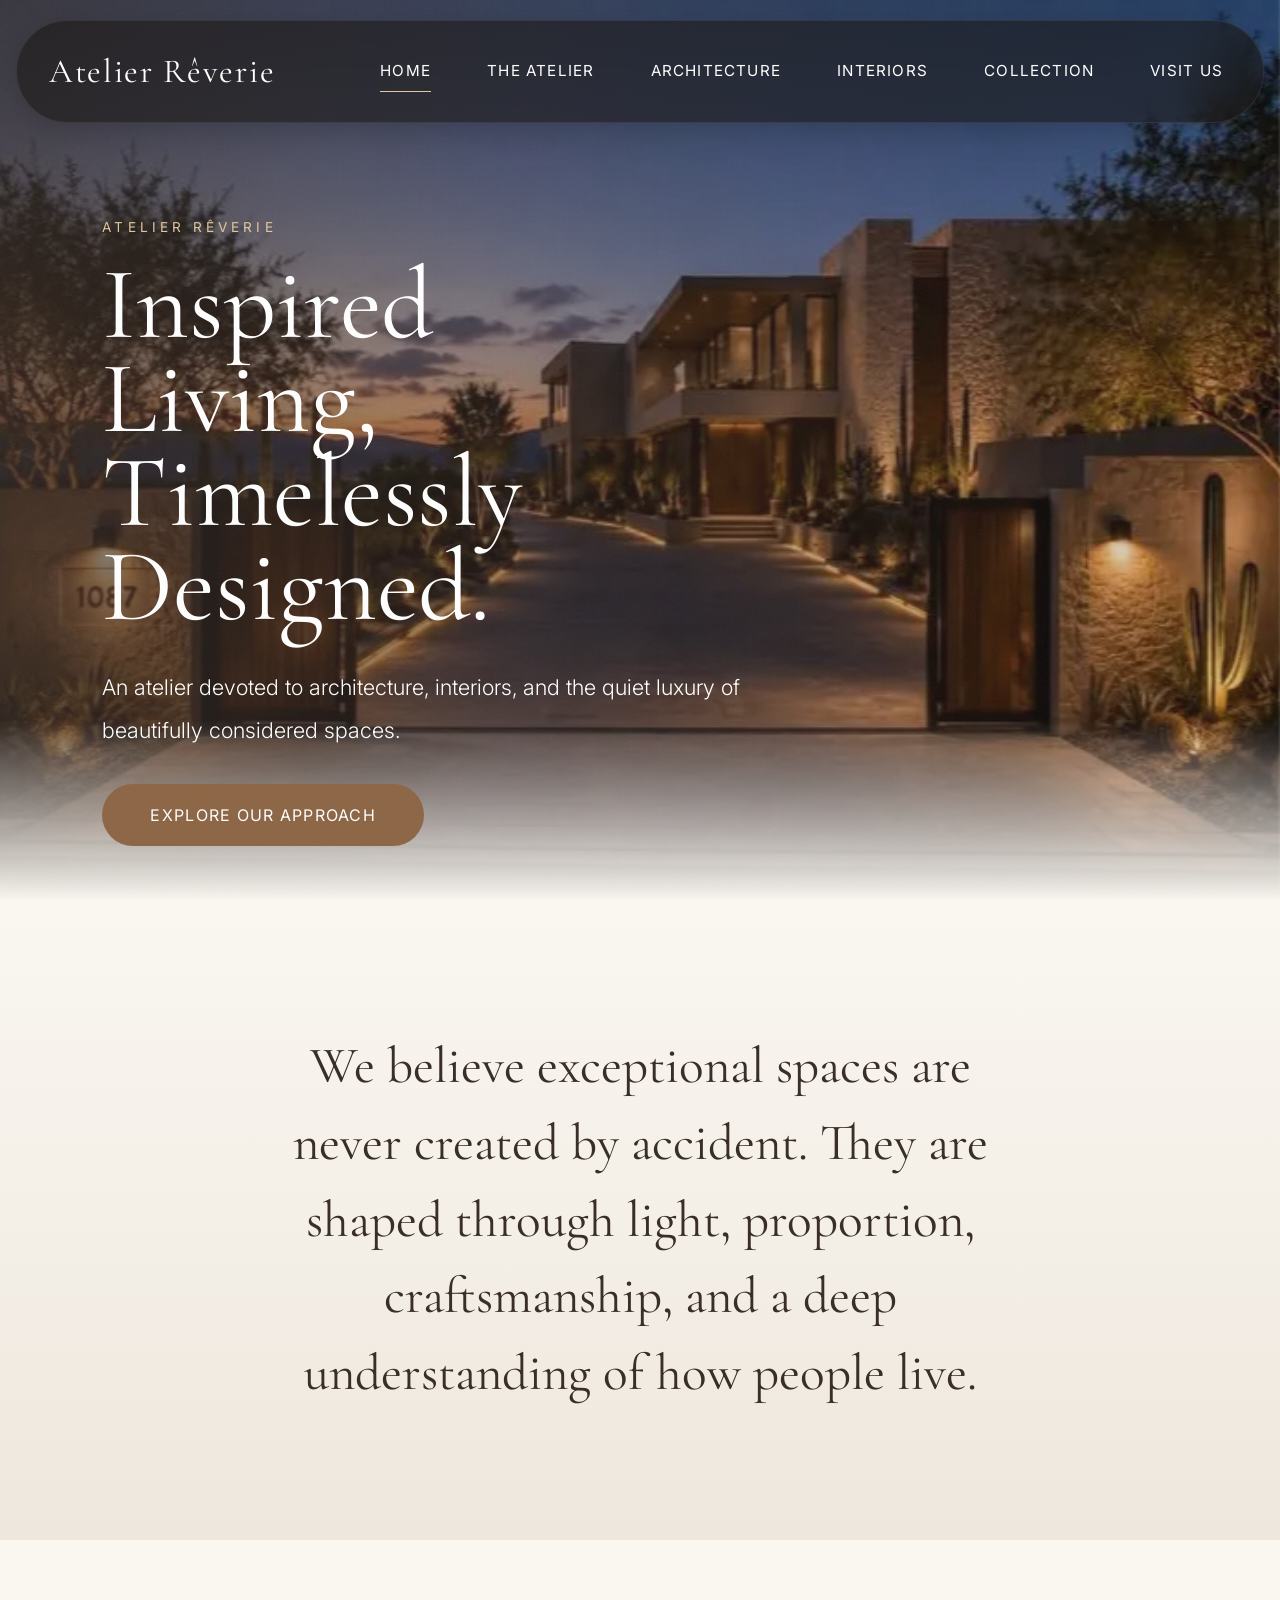
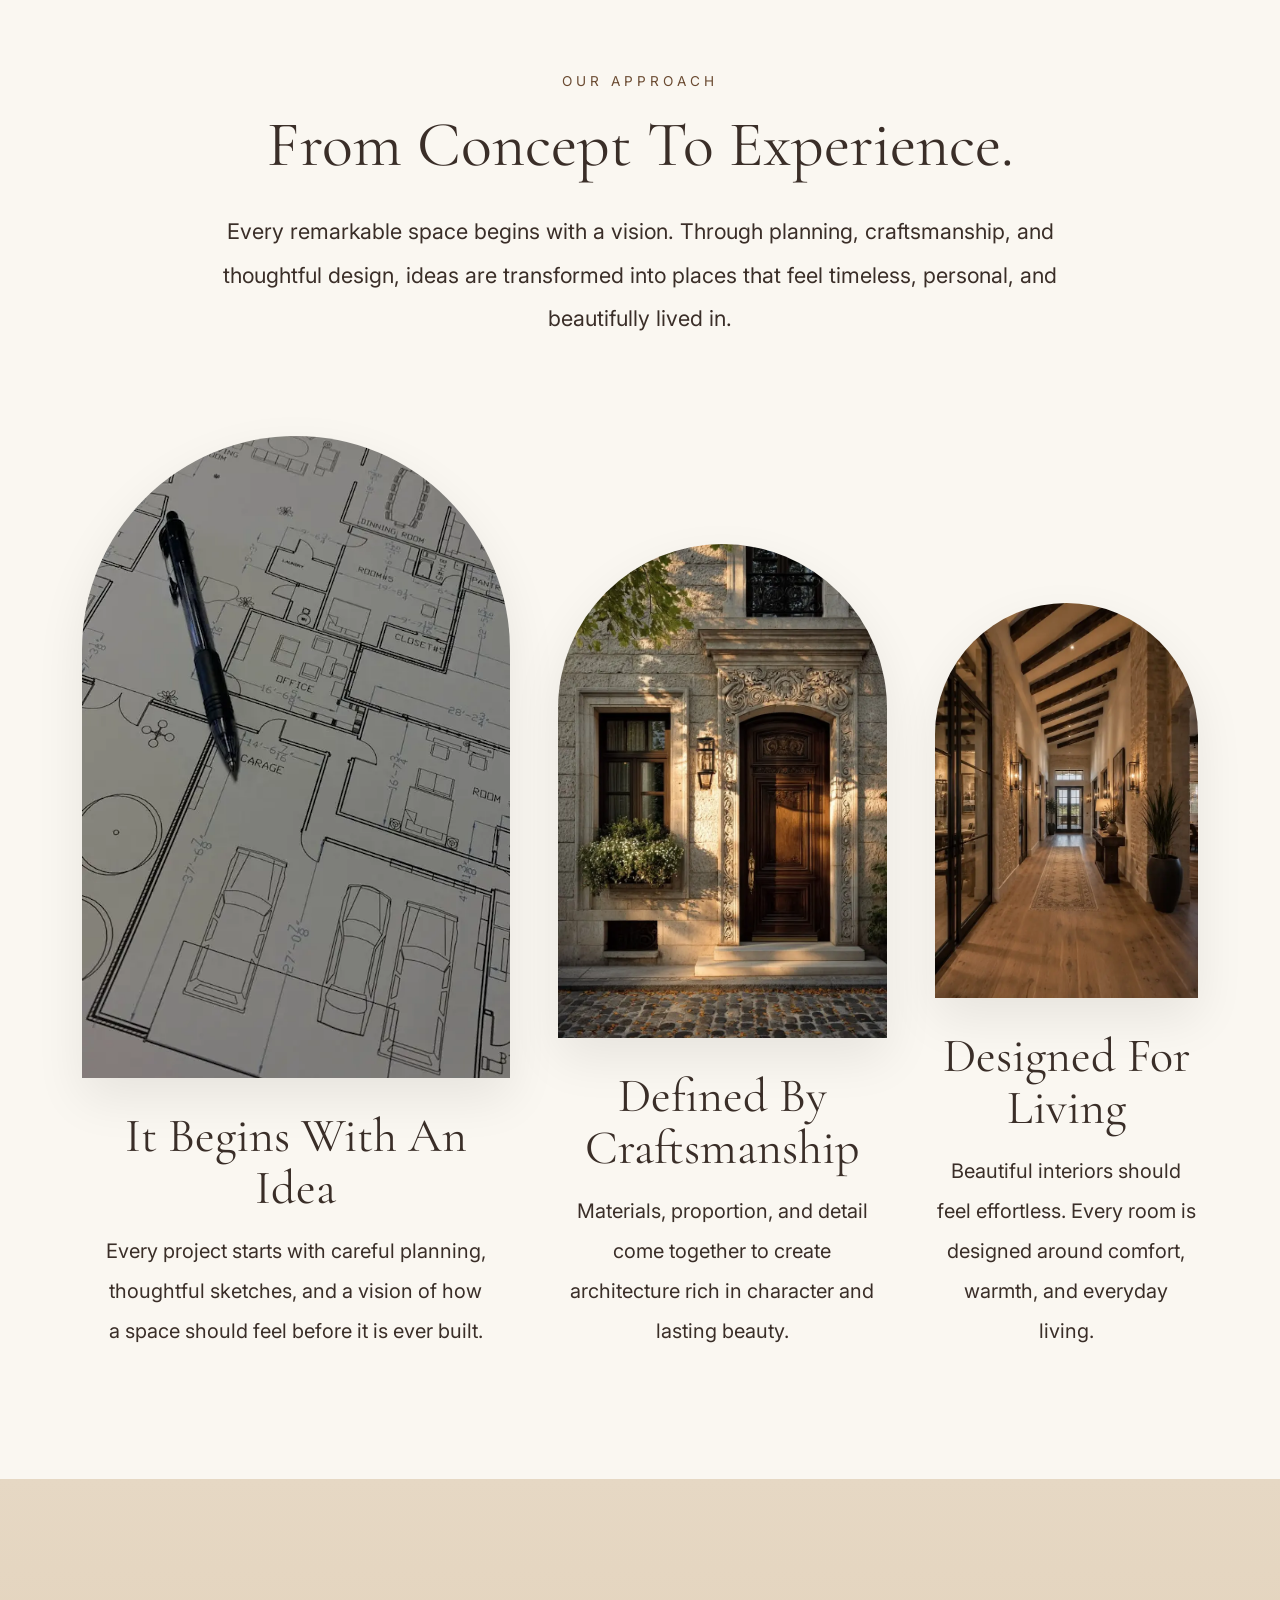
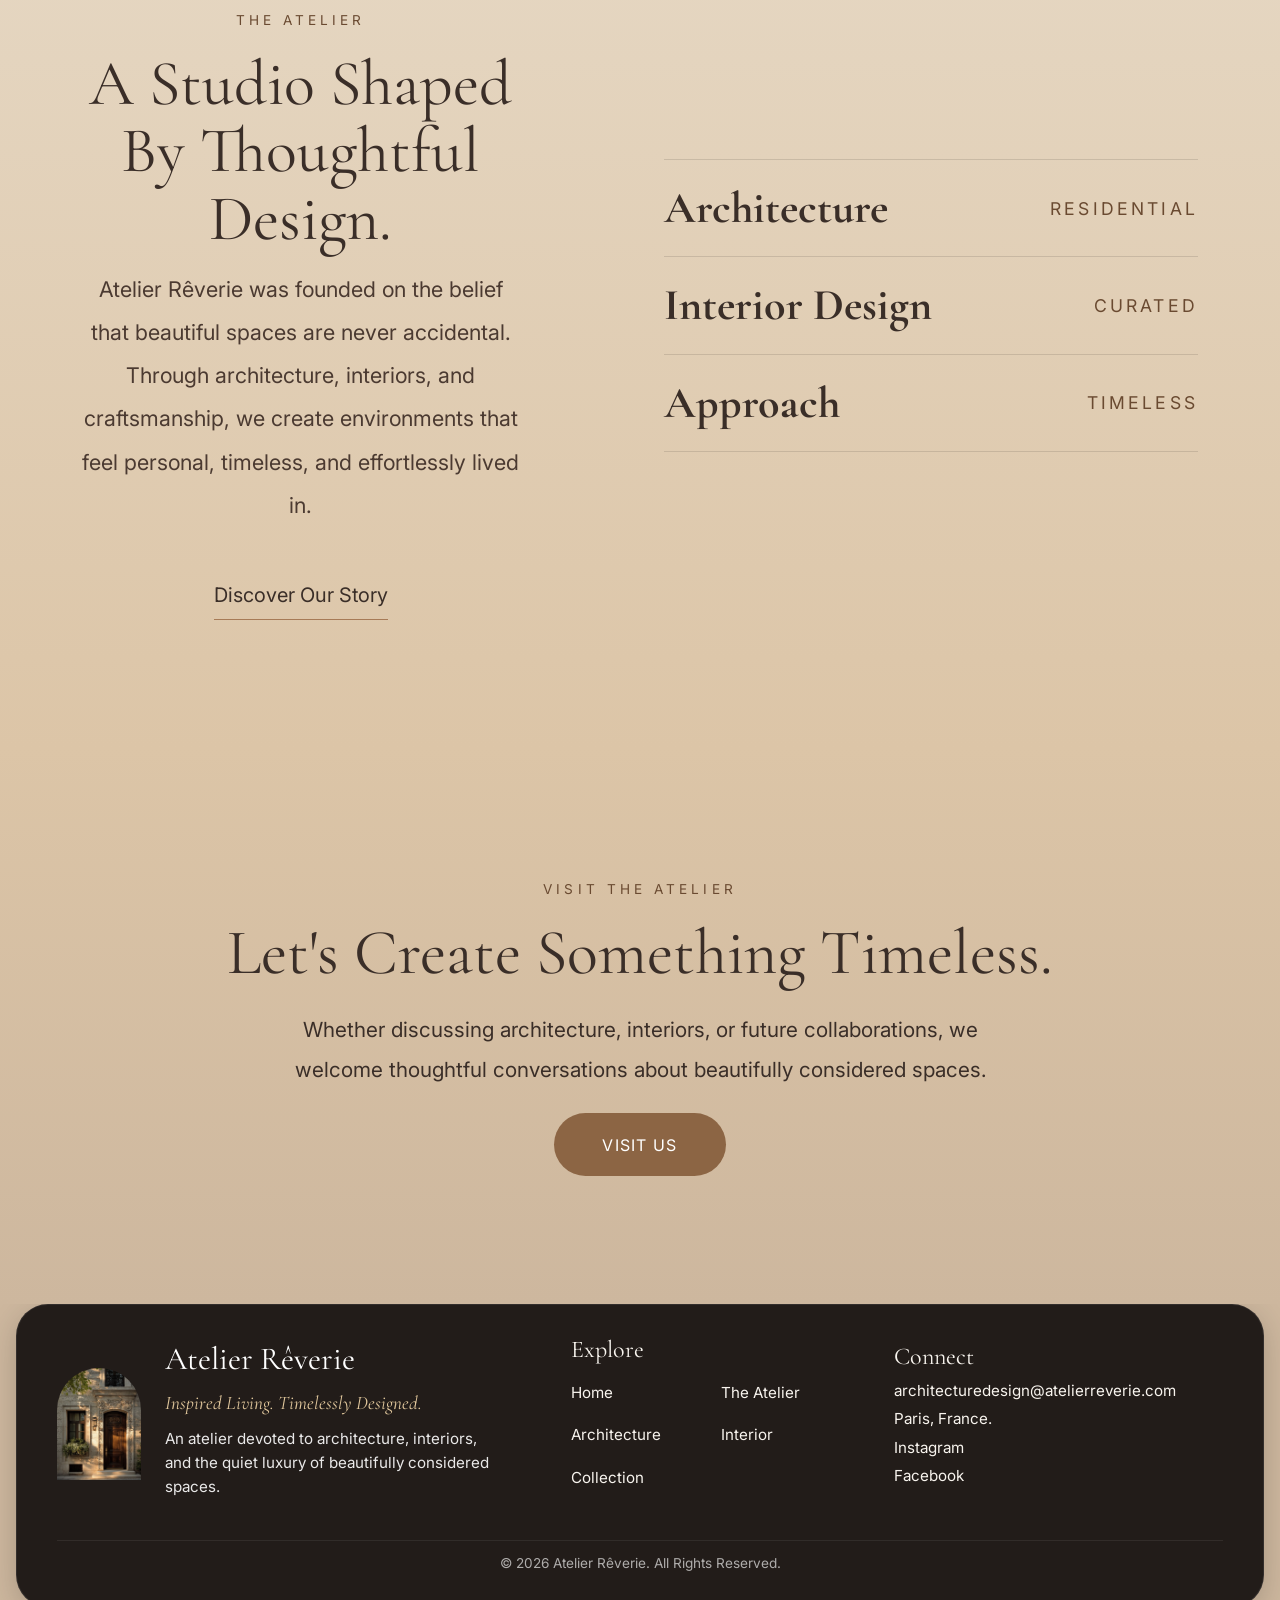
<file: index.html>
<!DOCTYPE html>
<html lang="en">
<head>

  <meta charset="utf-8">

  <meta name="viewport" content="width=device-width, initial-scale=1">

  <title>Atelier Rêverie | Inspired living, timelessly designed</title>

  <meta name="description" content="Atelier Rêverie is a Paris architecture and interiors studio creating inspired living, timelessly designed.">

  <link rel="canonical" href="https://example.com/">

  <meta property="og:title" content="Atelier Rêverie">

  <meta property="og:description" content="Inspired living, timelessly designed.">

<link rel="preconnect" href="https://fonts.googleapis.com">

<link rel="preconnect" href="https://fonts.gstatic.com" crossorigin>

<link href="https://fonts.googleapis.com/css2?family=Cormorant+Garamond:wght@400;500&family=Inter:wght@300;400;500&display=swap" rel="stylesheet">

<link href="https://cdn.jsdelivr.net/npm/bootstrap@5.3.3/dist/css/bootstrap.min.css" rel="stylesheet">

<link rel="stylesheet" href="/css/base.css">

<link rel="stylesheet" href="/css/style.css">

<link rel="stylesheet" href="/css/home.css">

<link rel="stylesheet" href="/css/atelier.css">

<link rel= "stylesheet" href="/css/architecture.css">

<link rel= "stylesheet" href= "/css/animations.css">

<link rel="stylesheet" href="/css/contact.css">

<link rel="stylesheet" href="/css/shared.css">



</head>
<body>
  <a class="skip-link" href="#main"></a>

  <!-- ===== HEADER / NAVIGATION ===== -->
  <header class="site-header">
    <nav class="navbar navbar-expand-lg" aria-label="Main navigation">

      <div class="container-xl">

        <a class="navbar-brand" href="index.html">Atelier Rêverie</a>

        <button class="navbar-toggler" type="button"
        
        data-bs-toggle="collapse" 
        
        data-bs-target="#mainNav"
        
        aria-controls="mainNav"
        
        
        aria-expanded="false" aria-label="Toggle navigation">

          <span class="navbar-toggler-icon"></span>

        </button>


        <div class="collapse navbar-collapse justify-content-end"
         id="mainNav">

          <ul class="navbar-nav gap-lg-4">

            <li class="nav-item">

    <a class="nav-link active" href="index.html" aria-current="page">
        Home
    </a>
</li>

<li class="nav-item">
    <a class="nav-link" href="studio.html">
        The Atelier
    </a>
</li>

<li class="nav-item">
    <a class="nav-link" href="architecture.html">
        Architecture
    </a>
</li>

<li class="nav-item">
    <a class="nav-link" href="interior.html">
        Interiors
    </a>
</li>

<li class="nav-item">
    <a class="nav-link" href="collection.html">
        Collection
    </a>
</li>

<li class="nav-item">
    <a class="nav-link" href="contact.html">
         Visit Us
    </a>
</li>

          </ul>
        </div>
      </div>
    </nav>
  </header>

 <main id="main">

    <!-- HERO -->

    <section class="hero" aria-labelledby="hero-title">

        <img
            src="/images/hero-image.webp"
            alt="Luxury contemporary residence illuminated at dusk with warm architecture and landscaped grounds"
            fetchpriority="high">

        <div class="hero__content">

            <span class="section-label">
                ATELIER RÊVERIE
            </span>

            <h1 id="hero-title">
                Inspired Living,<br>
                Timelessly Designed.
            </h1>

            <p>
                An atelier devoted to architecture,
                interiors, and the quiet luxury
                of beautifully considered spaces.
            </p>

            <a href="#approach" class="btn btn-maison">
                Explore Our Approach
            </a>

        </div>

    </section>

    <!-- STATEMENT -->

    <section class="section statement" aria-labelledby="statement-title">

        <div class="container-xl">

            <div class="row justify-content-center">

                <div class="col-lg-8 text-center">

                    <h2 id="statement-title" class="visually-hidden">
                        Our Philosophy
                    </h2>

                    <p class="statement__text">

                        We believe exceptional spaces are never created by accident.
                        They are shaped through light, proportion, craftsmanship,
                        and a deep understanding of how people live.

                    </p>

                </div>

            </div>

        </div>

    </section>

    <!-- OUR APPROACH -->

    <section
        id="approach"
        class="section section--linen"
        aria-labelledby="approach-title">

        <div class="container-xl">

            <div class="text-center mb-5">

                <span class="section-label">
                    OUR APPROACH
                </span>

                <h2 id="approach-title">
                    From Concept To Experience.
                </h2>

                <p class="intro-copy">

                    Every remarkable space begins with a vision.
                    Through planning, craftsmanship, and thoughtful design,
                    ideas are transformed into places that feel timeless,
                    personal, and beautifully lived in.

                </p>

            </div>

            <div class="approach-layout">

                <!-- LARGE -->

                <article class="approach-card approach-card--large">

                    <img
                        src="/images/blueprint-image.webp"
                        alt="Architectural blueprint and planning">

                    <h3>
                        It Begins With An Idea
                    </h3>

                    <p>

                        Every project starts with careful planning,
                        thoughtful sketches, and a vision of how
                        a space should feel before it is ever built.

                    </p>

                </article>

                <!-- MEDIUM -->

                <article class="approach-card approach-card--medium">

                    <img
                        src="/images/parisian-door.webp"
                        alt="Architectural detail and craftsmanship">

                    <h3>
                        Defined By Craftsmanship
                    </h3>

                    <p>

                        Materials, proportion, and detail come together
                        to create architecture rich in character
                        and lasting beauty.

                    </p>

                </article>

                <!-- SMALL -->

                <article class="approach-card approach-card--small">

                    <img
                        src="/images/interior-design.webp"
                        alt="Luxury interior design">

                    <h3>
                        Designed For Living
                    </h3>

                    <p>

                        Beautiful interiors should feel effortless.
                        Every room is designed around comfort,
                        warmth, and everyday living.

                    </p>

                </article>

            </div>

        </div>

    </section>

    <!-- THE ATELIER -->

<section class="section atelier-section" aria-labelledby="studio-title">

        <div class="container-xl">

            <div class="row align-items-center g-5">

                <div class="col-lg-5 text-center">

                    <span class="section-label">
                        THE ATELIER
                    </span>

                    <h2 id="studio-title">
                        A Studio Shaped By Thoughtful Design.
                    </h2>

                    <p>

                        Atelier Rêverie was founded on the belief
                        that beautiful spaces are never accidental.

                        Through architecture, interiors, and craftsmanship,
                        we create environments that feel personal,
                        timeless, and effortlessly lived in.

                    </p>

                    <a class="text-link" href="studio.html">
                        Discover Our Story
                    </a>

                </div>

                <div class="col-lg-6 offset-lg-1">

                    <dl class="facts">

                        <div>
                            <dt>Architecture</dt>
                            <dd>Residential</dd>
                        </div>

                        <div>
                            <dt>Interior Design</dt>
                            <dd>Curated</dd>
                        </div>

                        <div>
                            <dt>Approach</dt>
                            <dd>Timeless</dd>
                        </div>

                    </dl>

                </div>

            </div>

        </div>

    </section>

    <!-- VISIT THE ATELIER -->

    <section class="section visit-studio" aria-labelledby="cta-title">

        <div class="container-xl text-center">

            <span class="section-label">
                VISIT THE ATELIER
            </span>

            <h2 id="cta-title">
                Let's Create Something Timeless.
            </h2>

            <p>

                Whether discussing architecture,
                interiors, or future collaborations,
                we welcome thoughtful conversations
                about beautifully considered spaces.

            </p>

            <a href="contact.html" class="btn btn-maison">
                Visit Us
            </a>

        </div>

    </section>

</main>

 <!-- ===== FOOTER ===== -->
<footer class="site-footer">
  <div class="footer-panel">

    <!-- Brand -->
    <div class="footer-brand-block">
      <img src="/images/parisian-door.jpg"
           alt="Carved wooden door of a stone Parisian townhouse"
           class="footer-image" width="84" height="112" loading="lazy">
      <div>
        <p class="footer__brand">Atelier Rêverie</p>
        <p class="footer__tagline">Inspired Living. Timelessly Designed.</p>
        <p class="footer__description">
          An atelier devoted to architecture, interiors, and the quiet luxury of beautifully considered spaces.
        </p>
      </div>
    </div>

    <!-- Navigation -->
    <nav aria-label="Footer navigation">
      <h2 class="footer-heading">Explore</h2>
      <ul class="footer-links">
        <li><a href="index.html">Home</a></li>
        <li><a href="studio.html">The Atelier</a></li>
        <li><a href="architecture.html">Architecture</a></li>
        <li><a href="interior.html">Interior</a></li>
        <li><a href="collection.html">Collection</a></li>
      </ul>
    </nav>

    <!-- Contact -->
    <div>
      <h2 class="footer-heading">Connect</h2>
      <ul class="footer-links footer-links--stack">
        <li><a href="mailto:architecturedesign@atelierreverie.com">architecturedesign@atelierreverie.com</a></li>
        <li>Paris, France.</li>
        <li><a href="#">Instagram</a></li>
        <li><a href="#">Facebook</a></li>
      </ul>
    </div>

    <p class="footer-bottom">&copy; 2026 Atelier Rêverie. All Rights Reserved.</p>
  </div>
</footer>

  <script src="https://cdn.jsdelivr.net/npm/bootstrap@5.3.3/dist/js/bootstrap.bundle.min.js" defer></script>
  <script src="/js/nav.js" defer></script>
  <script src="/js/reveal.js" defer></script>
</body>
</html>
</file>
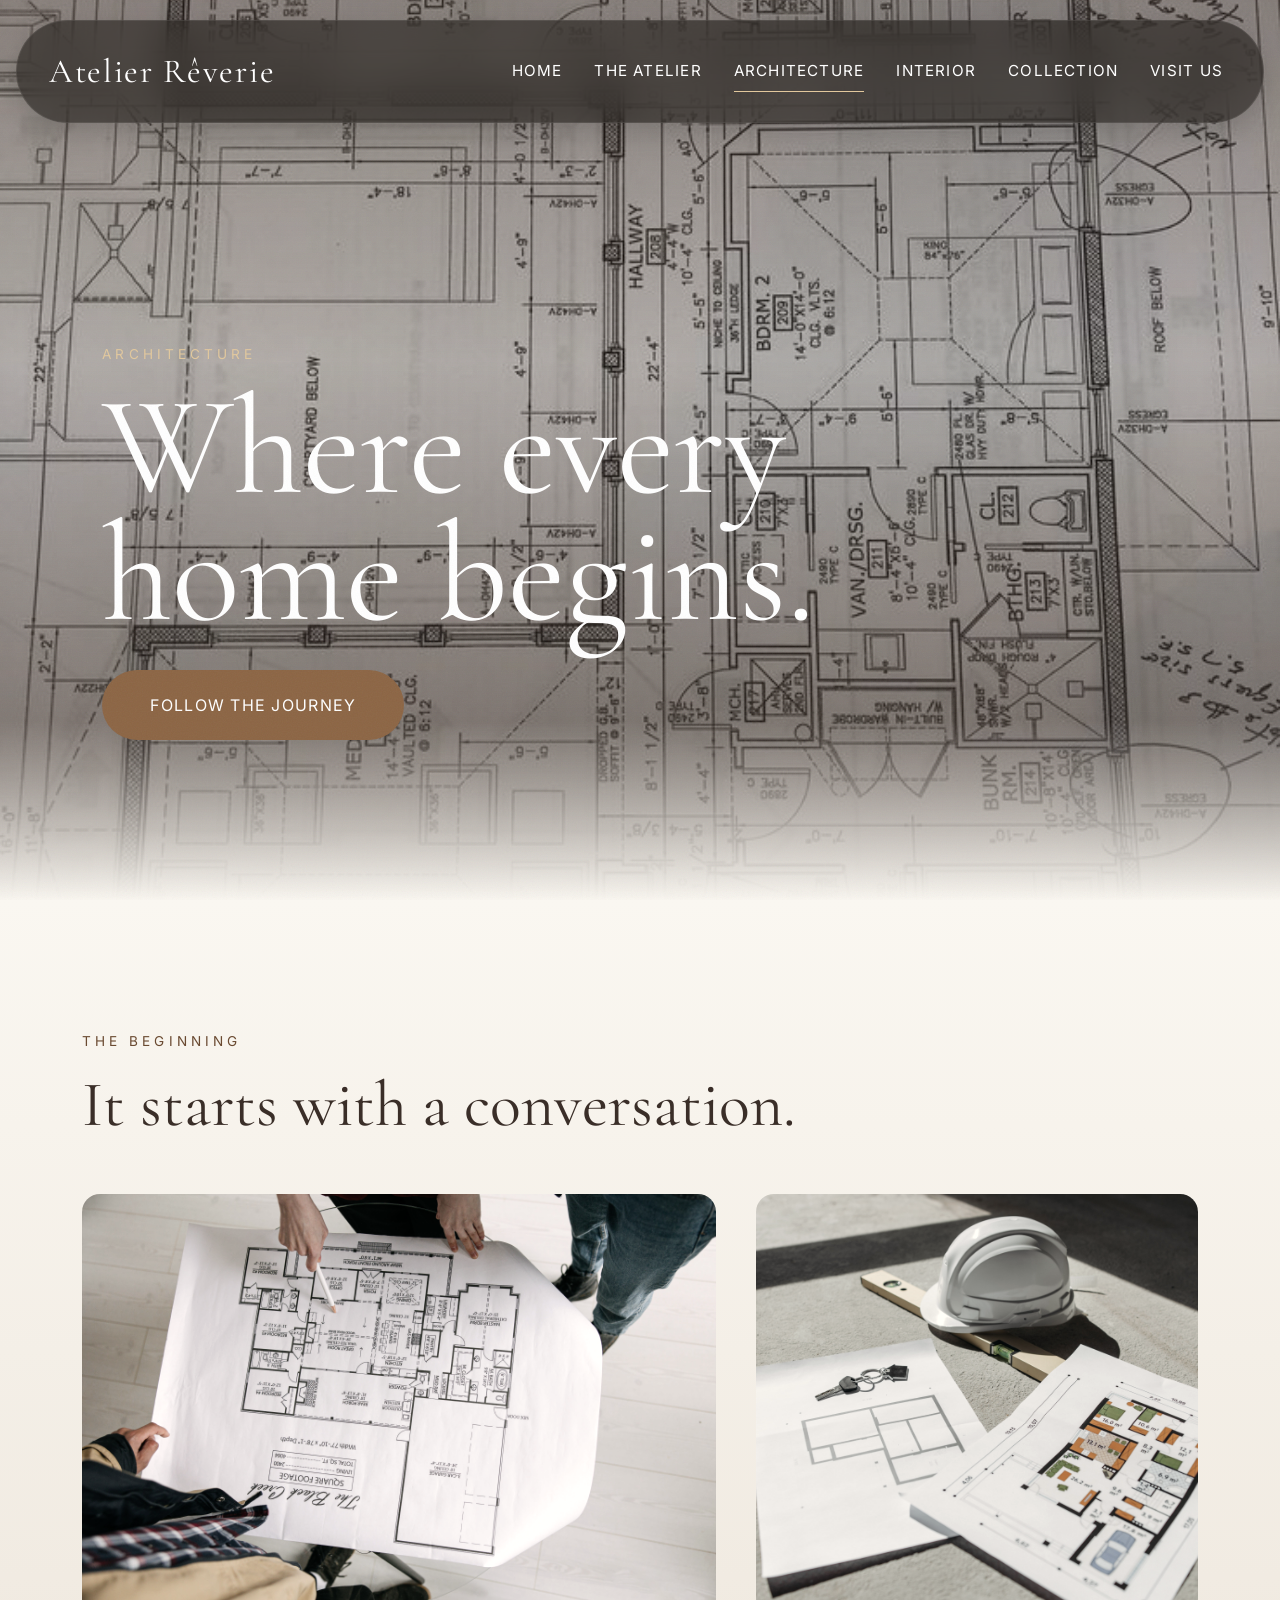
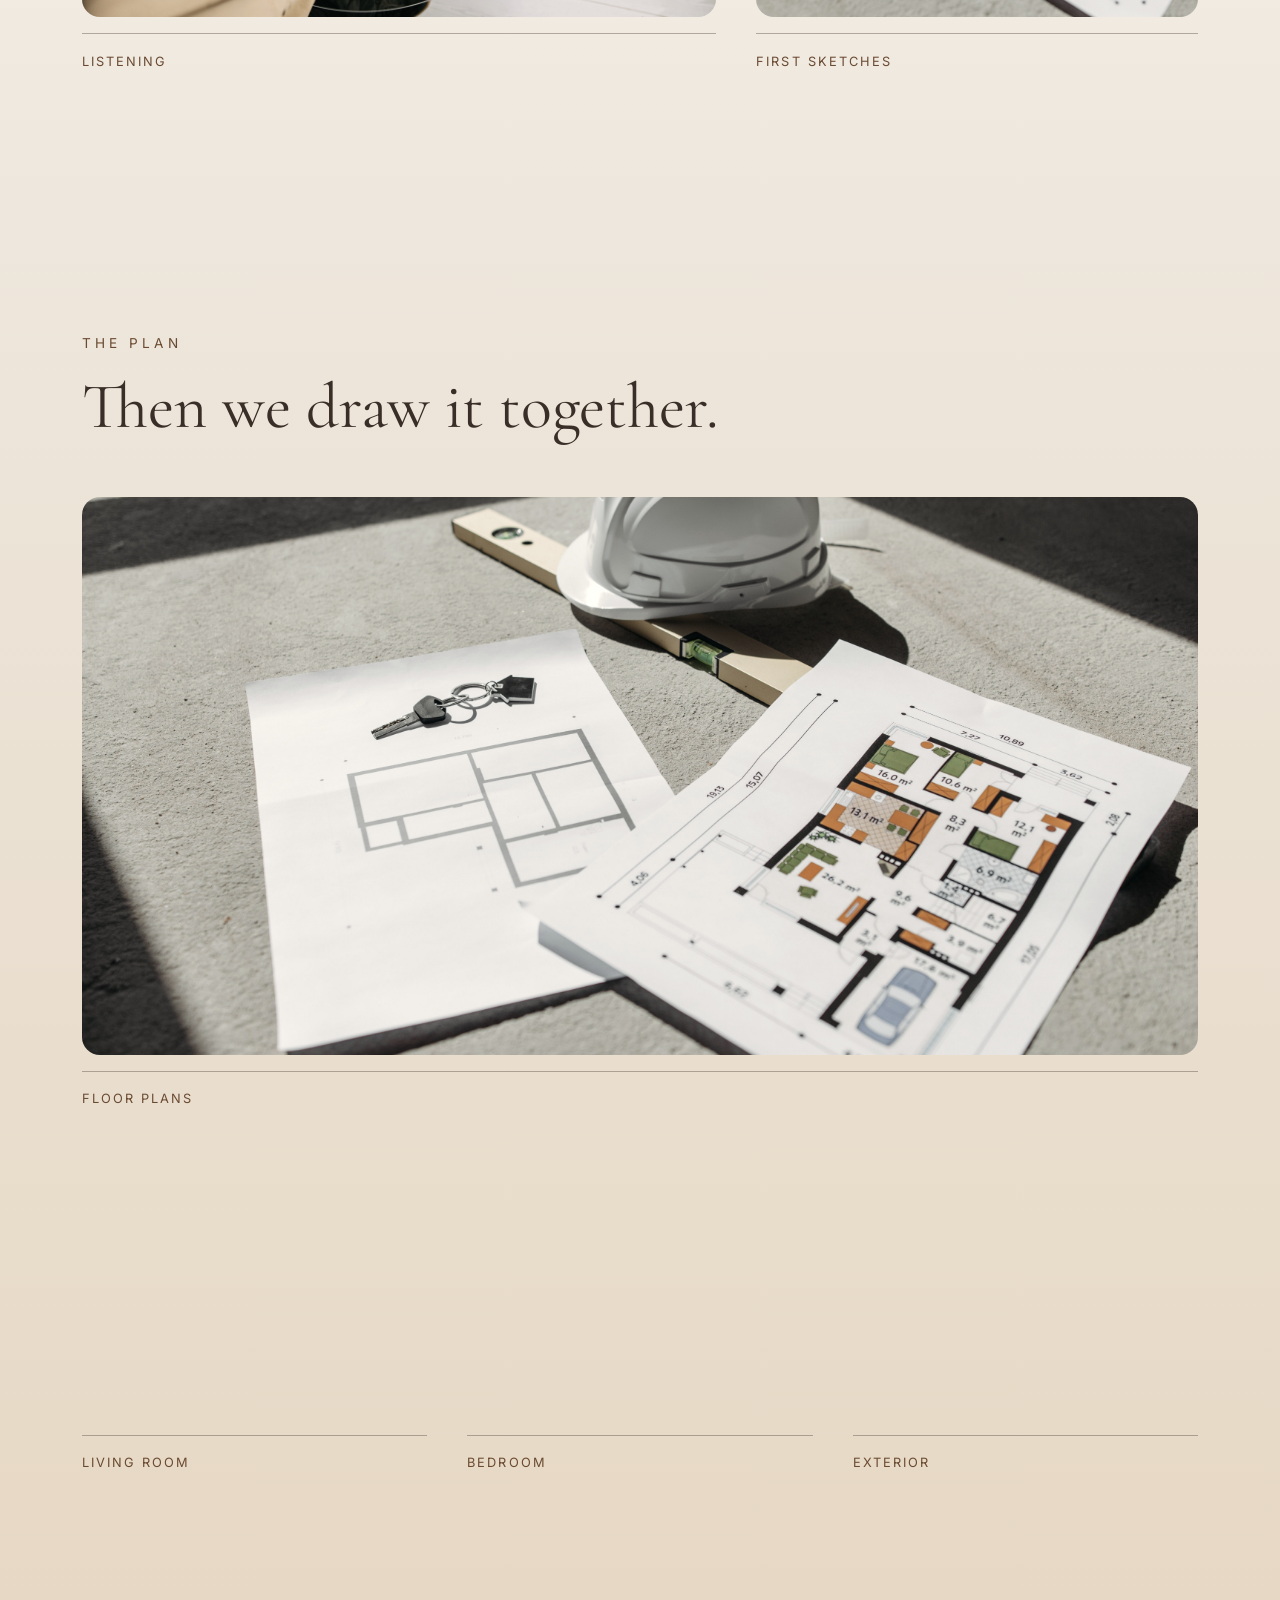
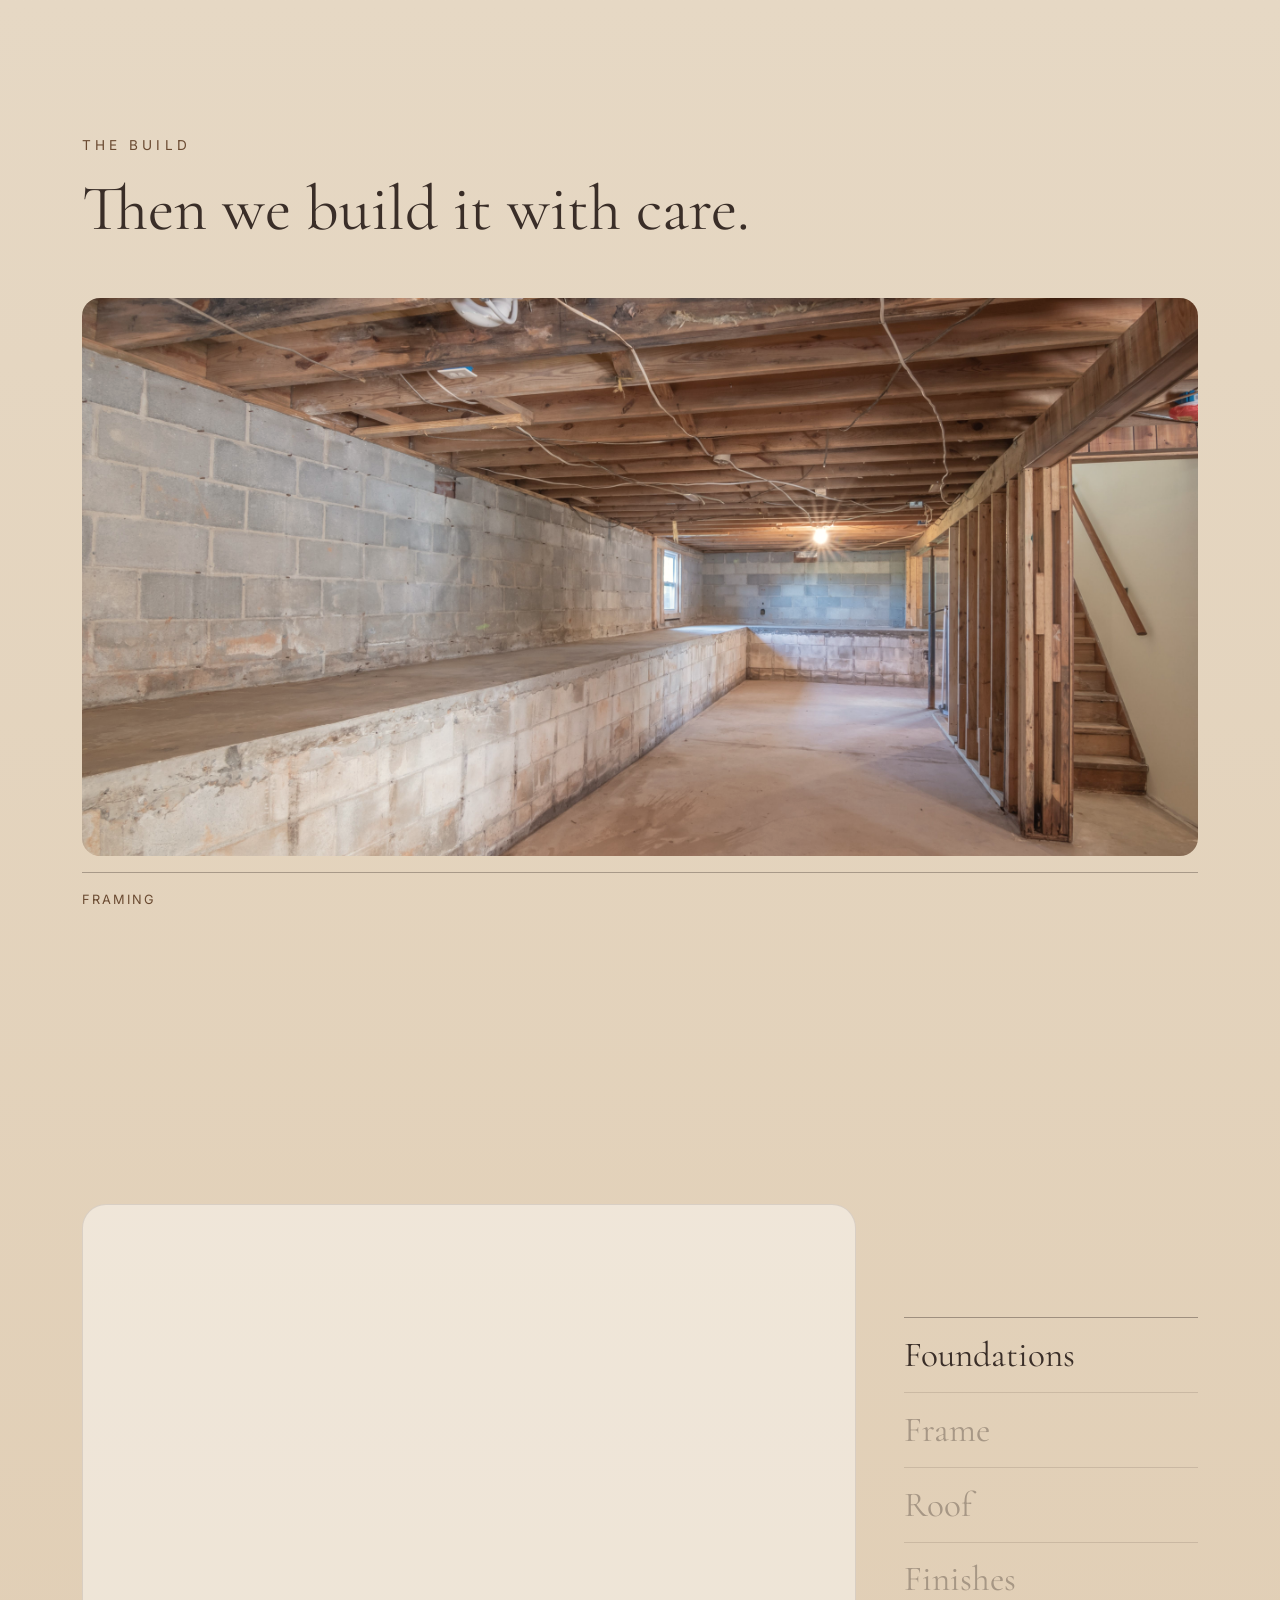
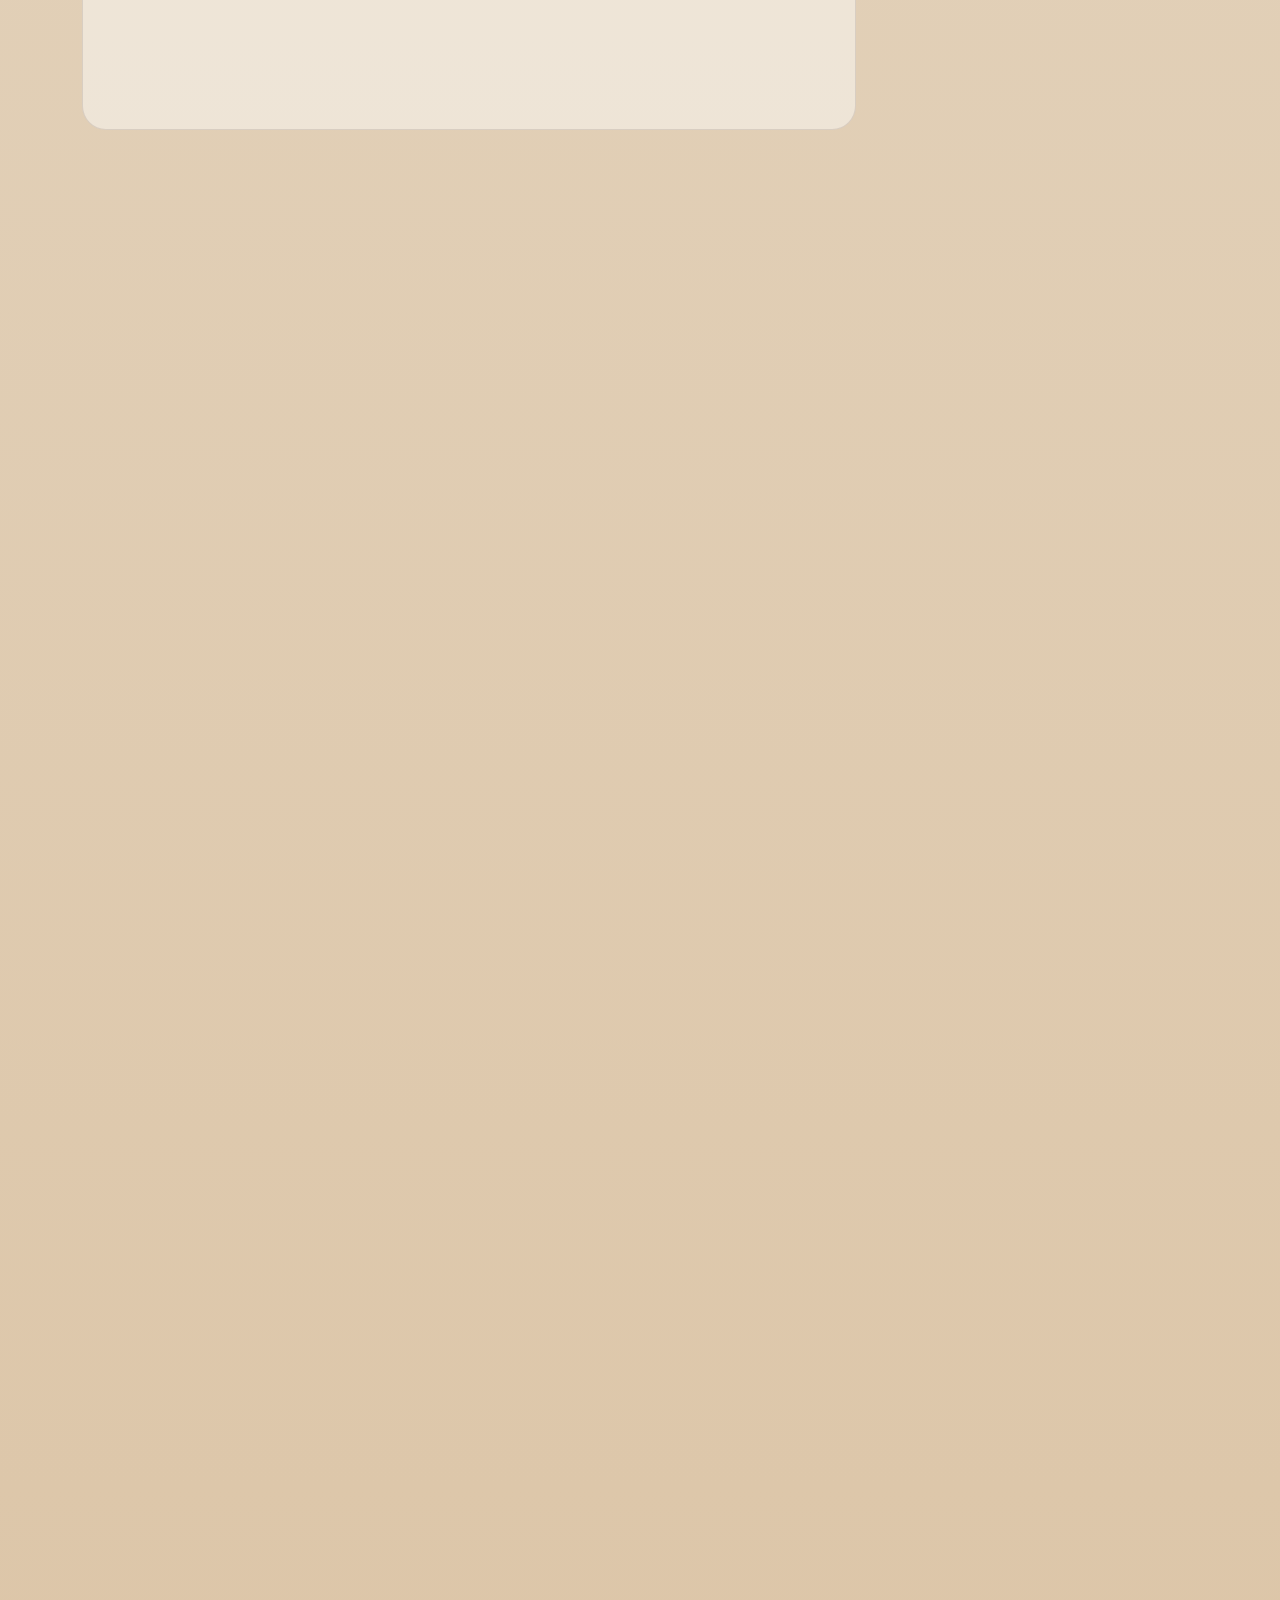
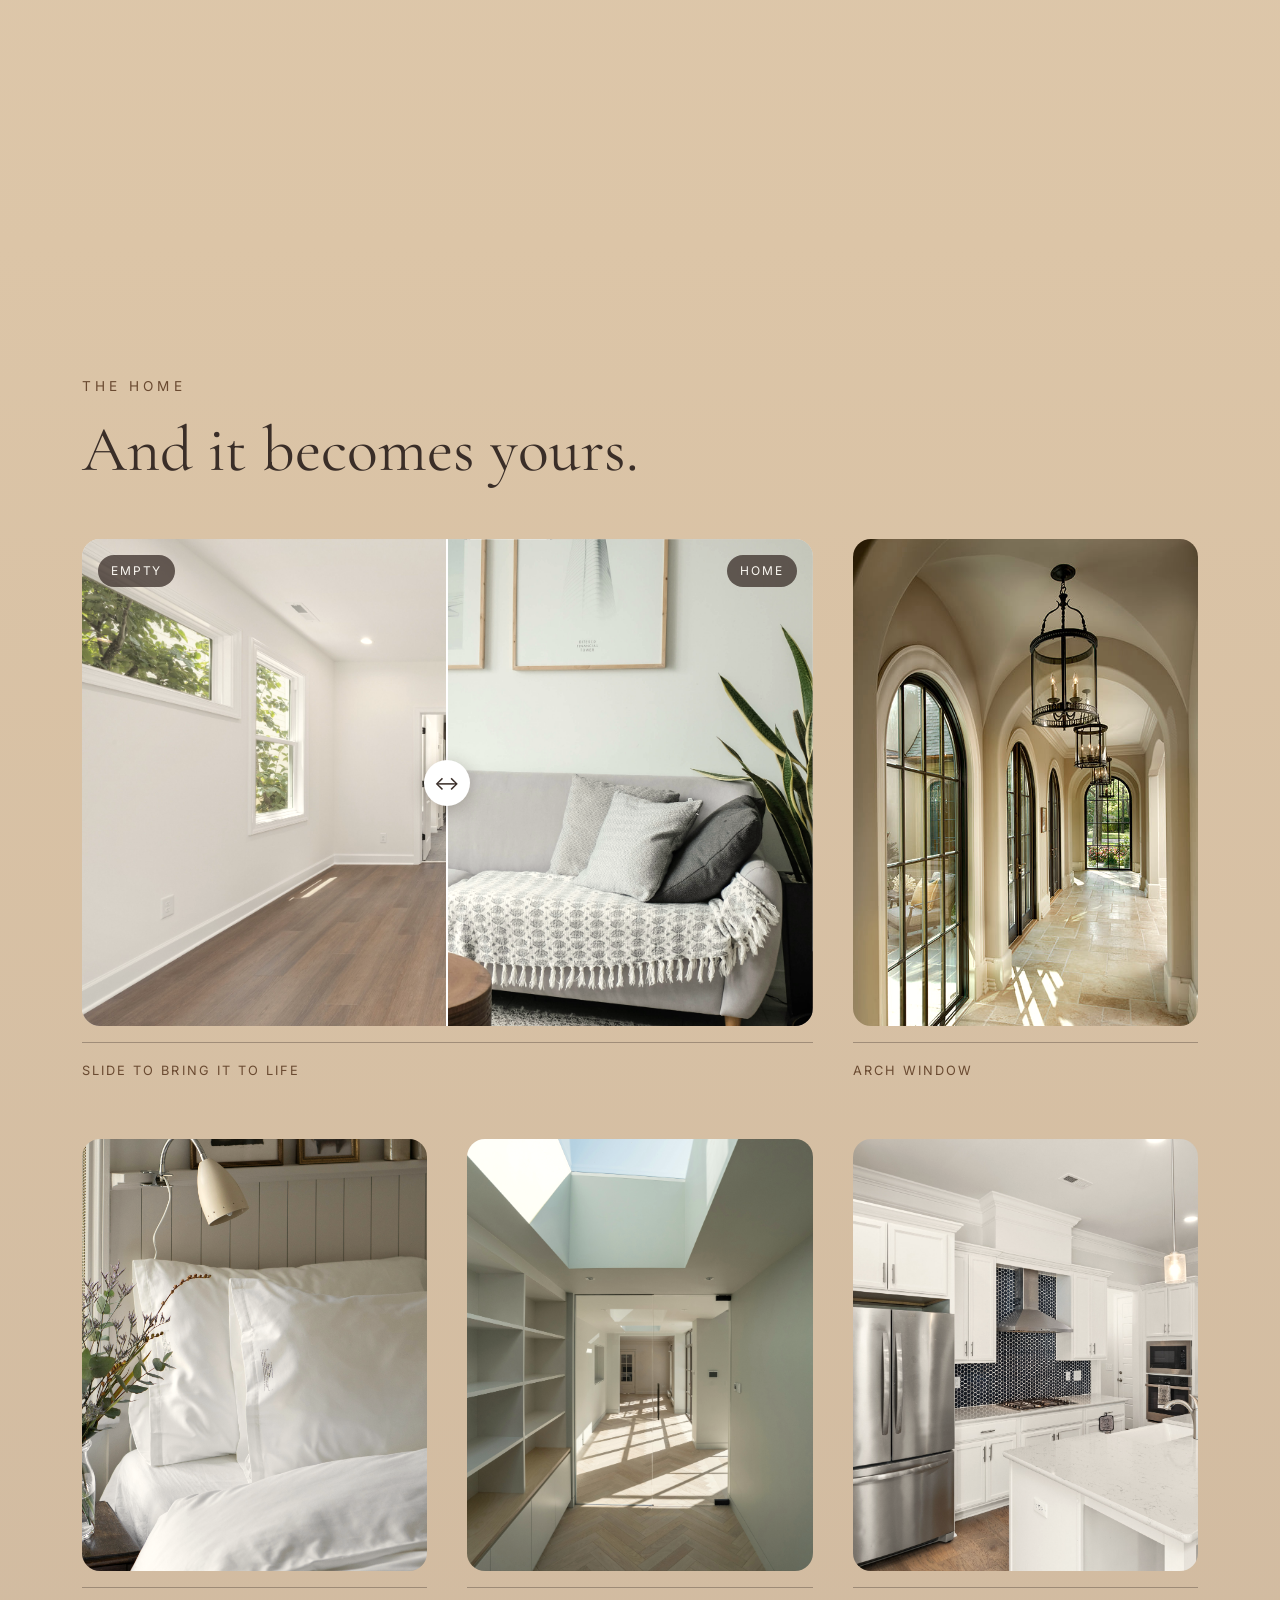
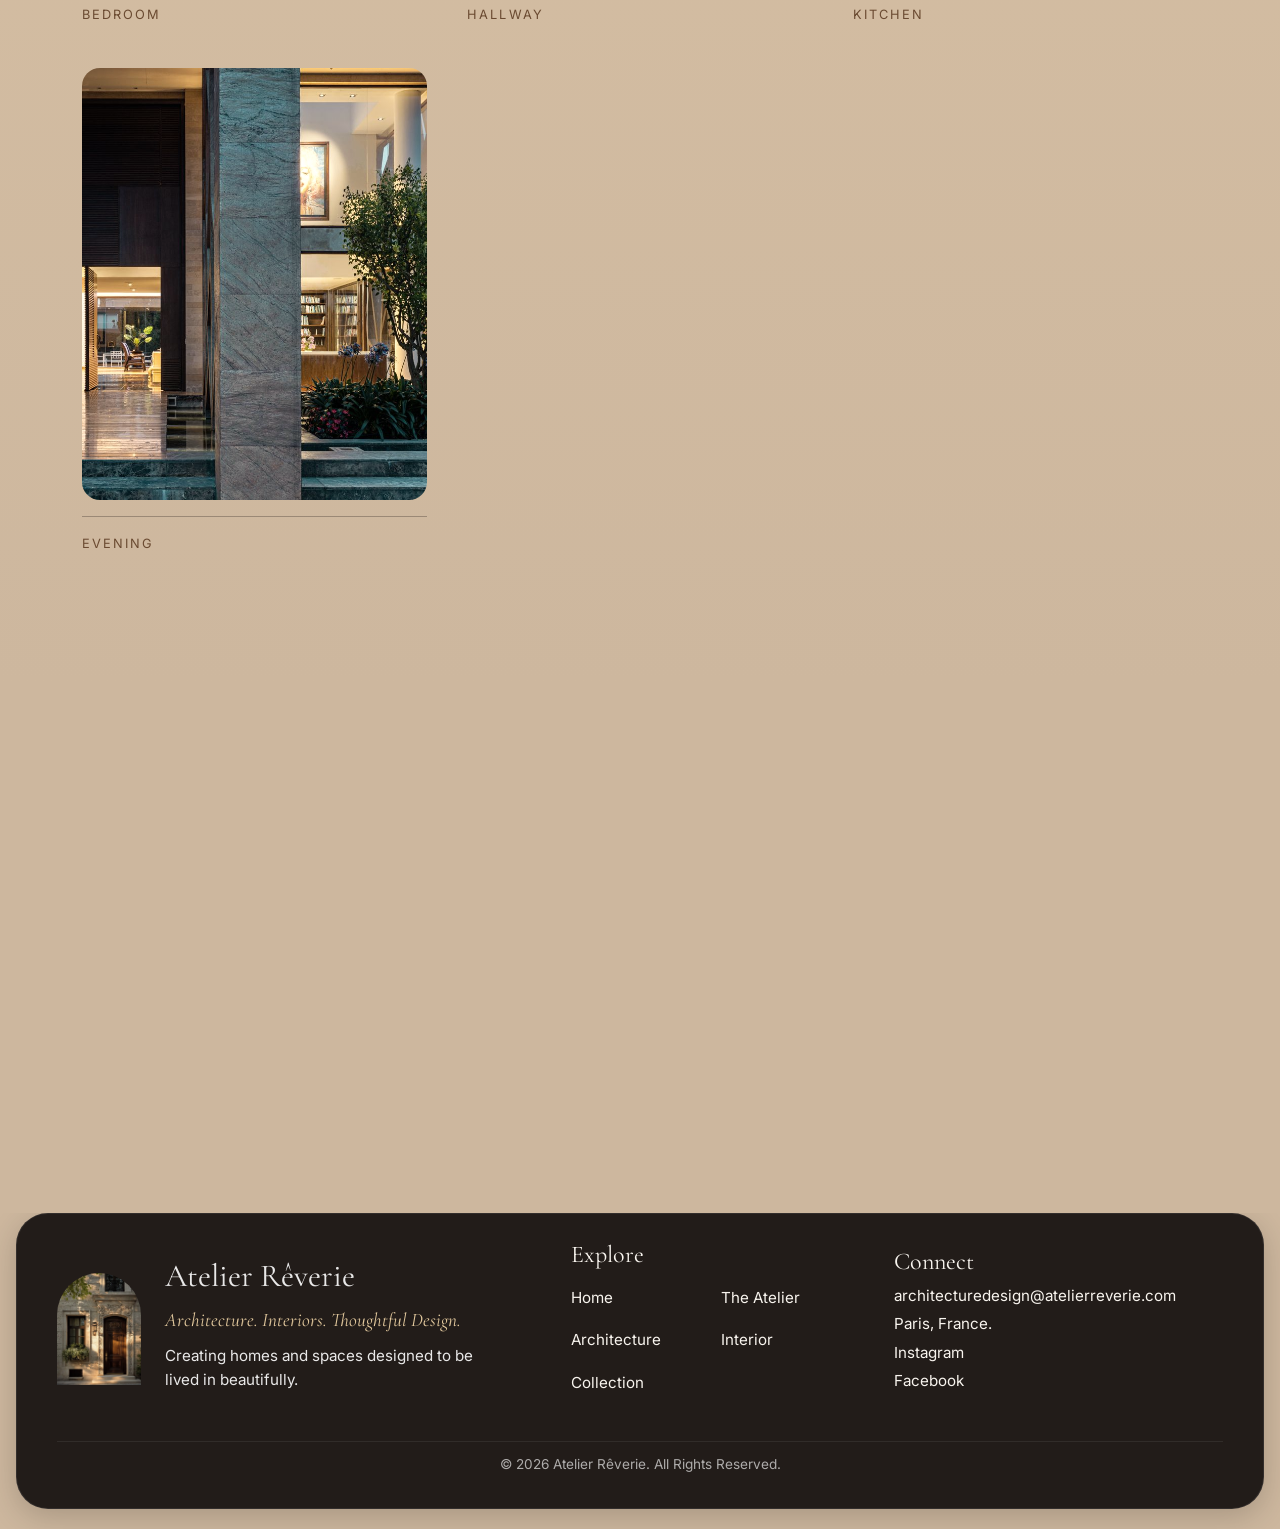
<file: architecture.html>
<!DOCTYPE html>
<html lang="en">
<head>

  <meta charset="utf-8">

  <meta name="viewport" content="width=device-width, initial-scale=1">

  <title>Architecture | Atelier Rêverie</title>

  <meta name="description" content="From the first conversation to the finished home: follow the journey of a house, from plans to the day you move in.">

  <script>document.documentElement.classList.add("js")</script>

  <link rel="preconnect" href="https://fonts.googleapis.com">

  <link rel="preconnect" href="https://fonts.gstatic.com" crossorigin>

  <link href="https://fonts.googleapis.com/css2?family=Cormorant+Garamond:ital,wght@0,400;0,500;1,400&family=Inter:wght@300;400;500&display=swap" rel="stylesheet">

  <link href="https://cdn.jsdelivr.net/npm/bootstrap@5.3.3/dist/css/bootstrap.min.css" rel="stylesheet">

  <link rel="stylesheet" href="/css/base.css">

  <link rel="stylesheet" href="/css/style.css">

  <link rel="stylesheet" href="/css/shared.css">

  <link rel="stylesheet" href="/css/architecture.css">

  <link rel="stylesheet" href="/css/house.css">

  <link rel="stylesheet" href="/css/animations.css">

  <link rel="stylesheet" href="/css/motion.css">

</head>
<body>

  <!-- ===== HEADER / NAVIGATION ===== -->
  <header class="site-header">

    <nav class="navbar navbar-expand-lg" aria-label="Main navigation">
      <div class="container-xl">
        <a class="navbar-brand" href="index.html">Atelier Rêverie</a>
        <button class="navbar-toggler" type="button" data-bs-toggle="collapse" data-bs-target="#mainNav" aria-controls="mainNav" aria-expanded="false" aria-label="Toggle navigation">
          <span class="navbar-toggler-icon"></span>
        </button>

        <div class="collapse navbar-collapse justify-content-end" id="mainNav">
          <ul class="navbar-nav">

            <li class="nav-item"><a class="nav-link" href="index.html">Home</a></li>

            <li class="nav-item"><a class="nav-link" href="studio.html">The Atelier</a></li>

            <li class="nav-item"><a class="nav-link" href="architecture.html" aria-current="page">Architecture</a></li>

            <li class="nav-item"><a class="nav-link" href="interior.html">Interior</a></li>

            <li class="nav-item"><a class="nav-link" href="collection.html">Collection</a></li>

            <li class="nav-item"><a class="nav-link" href="contact.html">Visit Us</a></li>
          </ul>
        </div>
      </div>
    </nav>
  </header>

  <!-- ===== STAGE MARKER (shows once you scroll past the hero) ===== -->
  <nav class="journey" aria-label="Project stages">
    <ol>
      <li><a href="#beginning"><span>Begin</span></a></li>

      <li><a href="#plan"><span>Plan</span></a></li>

      <li><a href="#build"><span>Build</span></a></li>

      <li><a href="#home"><span>Home</span></a></li>

    </ol>
  </nav>

  <main id="main">

   <!-- ===== HERO ===== -->
<section class="arch-hero" aria-labelledby="page-title">

  <img src="/images/blueprint-.jpg"

       width="1174" height="900" fetchpriority="high"

       alt="Architect sketching a floor plan at a desk">

  <div class="arch-hero__content">

    <span class="section-label">Architecture</span>

    <h1 id="page-title">Where every home begins.</h1>

    <a href="#beginning" class="btn-maison">Follow the journey</a>

  </div>
</section>

    <!-- ===== STAGE 1: THE BEGINNING ===== -->
    <section class="stage stage--begin section" id="beginning" aria-labelledby="begin-title">

      <div class="container-xl">

        <span class="section-label">The beginning</span>

        <h2 id="begin-title">It starts with a conversation.</h2>

        <div class="pair">

          <figure class="plate curtain pair__wide" data-reveal>

            <img src="/images/conversation.jpg"
            
            width="1600" height="1066" loading="lazy"

            alt="Three people gathered around a large floor plan, one pointing at it with a pencil">

            <figcaption><span>Listening</span></figcaption>

          </figure>


          <figure class="plate curtain pair__narrow" data-reveal>

            <img src="/images/architecture-plans.jpg" 
            
            width="1400" height="933" loading="lazy"

            alt="Architect lifting a sheet of tracing paper over detailed floor plans, a pencil in his hand">

            <figcaption><span>First sketches</span></figcaption>

          </figure>

        </div>
      </div>
    </section>

    <!-- ===== STAGE 2: THE PLAN ===== -->
    <section class="stage stage--plan section" id="plan" aria-labelledby="plan-title">

      <div class="container-xl">

        <span class="section-label">The plan</span>

        <h2 id="plan-title">Then we draw it together.</h2>

        <figure class="plate curtain plan__hero" data-reveal>

          <img src="/images/architecture-plans.jpg" 
          
          width="1800" height="1202" loading="lazy"

               alt="Floor plans, a house-shaped key ring, a spirit level and a white hard hat on a concrete floor">

          <figcaption><span>Floor plans</span></figcaption>

        </figure>

        <div class="plan__rooms">

          <figure class="plate curtain" data-reveal>

            <img src="/images/living-room.jpg" 

            width="800" height="600" loading="lazy" 
            
            alt="Drawn plan of a living room with sofa, rug, armchairs and fireplace">


            <figcaption><span>Living room</span></figcaption>

          </figure>

          <figure class="plate curtain" data-reveal>

            <img src="/images/bedroom.jpg"
            
            width="800" height="600" loading="lazy" 
            
            alt="Drawn plan of a bedroom with bed, bedside tables and wardrobe">


            <figcaption><span>Bedroom</span></figcaption>

          </figure>


          <figure class="plate curtain" data-reveal>

            <img src="/images/arch-window.jpg" 

            width="800" height="600" loading="lazy"
            
            alt="Arch window shwoing the exterior.">

            <figcaption><span>Exterior</span></figcaption>

          </figure>
        </div>
      </div>
    </section>

    <!-- ===== STAGE 3: THE BUILD ===== -->
    <section class="stage stage--build section" id="build" aria-labelledby="build-title">

      <div class="container-xl">

        <span class="section-label">The build</span>

        <h2 id="build-title">Then we build it with care.</h2>

        <figure class="plate curtain build__wide" data-reveal>

          <img src="/images/unfinished-basement.jpg"
          
          width="1800" height="1200" loading="lazy"
      
               alt="Unfinished basement with exposed timber joists, block walls and a framed doorway">

          <figcaption><span>Framing</span></figcaption>

        </figure>

        <div class="house-scroll" data-house>

          <div class="house-sticky">

            <div class="house__panel">

              <svg viewBox="0 0 800 520" role="img" 
              
              aria-label="Line drawing of a house being built, from foundations to the finished home">

                <path class="fill" d="M190 425V255H610V425Z" fill="#EADFCC" data-type="fade" data-start="0.86" data-end="0.96"/>
                <path class="fill" d="M150 255L400 100L650 255Z" fill="#A77B57" data-type="fade" data-start="0.84" data-end="0.94"/>
                <path class="fill" d="M370 425V335H430V425Z" fill="#6A4A31" data-type="fade" data-start="0.84" data-end="0.92"/>
                <path class="fill" d="M230 300H320V370H230Z M480 300H570V370H480Z" fill="#E2C89D" data-type="fade" data-start="0.9" data-end="1"/>
                <path class="fill" d="M700 395m-42 0a42 42 0 1 0 84 0a42 42 0 1 0 -84 0Z" fill="#A5AA8A" data-type="fade" data-start="0.92" data-end="1"/>
                <path d="M40 450H760" data-type="draw" data-start="0" data-end="0.12"/>
                <path d="M170 450V425H630V450" data-type="draw" data-start="0.08" data-end="0.24"/>
                <path d="M190 425V255H610V425" data-type="draw" data-start="0.24" data-end="0.4"/>
                <path d="M270 425V255M350 425V255M450 425V255M530 425V255" data-type="draw" data-start="0.32" data-end="0.46"/>
                <path d="M150 255L400 100L650 255Z" data-type="draw" data-start="0.5" data-end="0.68"/>
                <path d="M530 160V92H575V190" data-type="draw" data-start="0.62" data-end="0.72"/>
                <path d="M370 425V335H430V425Z" data-type="draw" data-start="0.76" data-end="0.84"/>
                <path d="M230 300H320V370H230Z M275 300V370 M230 335H320 M480 300H570V370H480Z M525 300V370 M480 335H570" data-type="draw" data-start="0.8" data-end="0.9"/>
                <path d="M350 450V438H450V450" data-type="draw" data-start="0.84" data-end="0.9"/>
                <path d="M700 450V395 M700 395m-42 0a42 42 0 1 0 84 0a42 42 0 1 0 -84 0" data-type="draw" data-start="0.88" data-end="0.98"/>
              </svg>
            </div>
            <ol class="house__steps" aria-label="Construction stages">

              <li>Foundations</li>

              <li>Frame</li>

              <li>Roof</li>

              <li>Finishes</li>

            </ol>
          </div>
        </div>
      </div>
    </section>

    <!-- ===== STAGE 4: THE HOME ===== -->
    <section class="stage stage--home section" id="home" aria-labelledby="home-title">

      <div class="container-xl">

        <span class="section-label">The home</span>

        <h2 id="home-title">And it becomes yours.</h2>

        <div class="pair pair--home">

          <figure class="plate pair__wide" data-reveal>

            <div class="compare" data-compare>

              <img class="compare__img" src="/images/empty-room.jpg"

               width="1400" height="933" loading="lazy"

                   alt="Bright empty room with white walls, a wood-tone floor and two windows onto a tree">

              <img class="compare__img compare__after" src="/images/living-room-interior.jpg"

               width="1400" height="933" loading="lazy"

                   alt="Living room with a grey corner sofa, an arched brass lamp, sheer curtains and a framed watercolour">

              <span class="compare__handle" aria-hidden="true"></span>

              <span class="compare__tag compare__tag--before" aria-hidden="true">Empty</span>

              <span class="compare__tag compare__tag--after" aria-hidden="true">Home</span>

              <input class="compare__range" type="range" min="0" max="100" value="50"

                     aria-label="Slide to compare an empty room with a furnished one">

            </div>

            <figcaption><span>Slide to bring it to life</span></figcaption>

          </figure>

          <figure class="plate curtain pair__narrow" data-reveal>

            <img src="/images/arch-window.jpg"

             width="1200" height="1690" loading="lazy"

                 alt="A beautiful done arch windows, showing the backyard. Floor-length windows, showing the exterior.">

            <figcaption><span>Arch Window</span></figcaption>

          </figure>

        </div>
   

<div class="home__gallery">

  <!-- BEDROOM -->
  <figure class="plate curtain" data-reveal>

    <img class="pos-left"
         src="/images/bedroom-interior.jpg"
         width="1200"
         height="900"
         loading="lazy"
         alt="Bed seen from above with a padded headboard, linen cushions and a glowing pendant light">

    <figcaption><span>Bedroom</span></figcaption>

  </figure>

  <!-- HALLWAY -->
  <figure class="plate curtain" data-reveal>

    <img class="pos-left"
         src="/images/interior-light.jpg"
         width="110"
         height="700"
         loading="lazy"
         alt="Oak walkway with natural light streaming from the glass roof">

    <figcaption><span>Hallway</span></figcaption>

  </figure>

  <!-- KITCHEN -->
  <figure class="plate curtain" data-reveal>

    <img class="pos-left"
         src="/images/kitchen.jpg"
         width="1200"
         height="800"
         loading="lazy"
         alt="White kitchen with a marble island, navy hexagon tiles and two pendant lights">

    <figcaption><span>Kitchen</span></figcaption>

  </figure>

  <!-- EVENING -->
  <figure class="plate curtain" data-reveal>

    <img class="pos-right"
         src="/images/arch-hero.jpg"
         width="1200"
         height="800"
         loading="lazy"
         alt="Modern house entrance at dusk with a lit timber door, stone walls and a lawn lit by garden lights">

    <figcaption><span>Evening</span></figcaption>

  </figure>

</div>
        
</div>
</section>

    <!-- ===== CALL TO ACTION ===== -->

    <section class="arch-cta section" aria-labelledby="cta-title">

      <div class="container-xl" data-reveal>

        <h2 id="cta-title">Come home to something you helped design.</h2>

        <a href="contact.html" class="btn-maison">Start your story</a>

      </div>
    </section>

  </main>

  <!-- ===== FOOTER ===== -->
  <footer class="site-footer">

    <div class="footer-panel">

      <div class="footer-brand-block">

        <img src="/images/parisian-door.webp" 
        
        alt="Carved wooden door of a stone Parisian townhouse" 
        
        class="footer-image" width="84" height="112" loading="lazy">
        <div>

          <p class="footer__brand">Atelier Rêverie</p>
          <p class="footer__tagline">Architecture. Interiors. Thoughtful Design.</p>
          <p class="footer__description">Creating homes and spaces designed to be lived in beautifully.</p>

        </div>
      </div>

      <nav aria-label="Footer navigation">

        <h2 class="footer-heading">Explore</h2>

        <ul class="footer-links">

          <li><a href="index.html">Home</a></li>

          <li><a href="studio.html">The Atelier</a></li>

          <li><a href="architecture.html">Architecture</a></li>

          <li><a href="interior.html">Interior</a></li>

          <li><a href="collection.html">Collection</a></li>

        </ul>
      </nav>

    <div>
      <h2 class="footer-heading">Connect</h2>

      <ul class="footer-links footer-links--stack">

        <li><a href="mailto:architecturedesign@atelierreverie.com">architecturedesign@atelierreverie.com</a></li>

        <li>Paris, France.</li>

        <li><a href="#">Instagram</a></li>

        <li><a href="#">Facebook</a></li>

      </ul>

    </div>

      <p class="footer-bottom">&copy; 2026 Atelier Rêverie. All Rights Reserved.</p>
      
    </div>
  </footer>

  <script src="https://cdn.jsdelivr.net/npm/bootstrap@5.3.3/dist/js/bootstrap.bundle.min.js" defer></script>

 <script src="/js/reveal.js" defer onerror="document.documentElement.classList.remove('js')"></script>
  <script src="/js/journey.js" defer></script>
  <script src="/js/compare.js" defer></script>
  <script src="/js/house.js" defer></script>
</body>
</html>
</file>
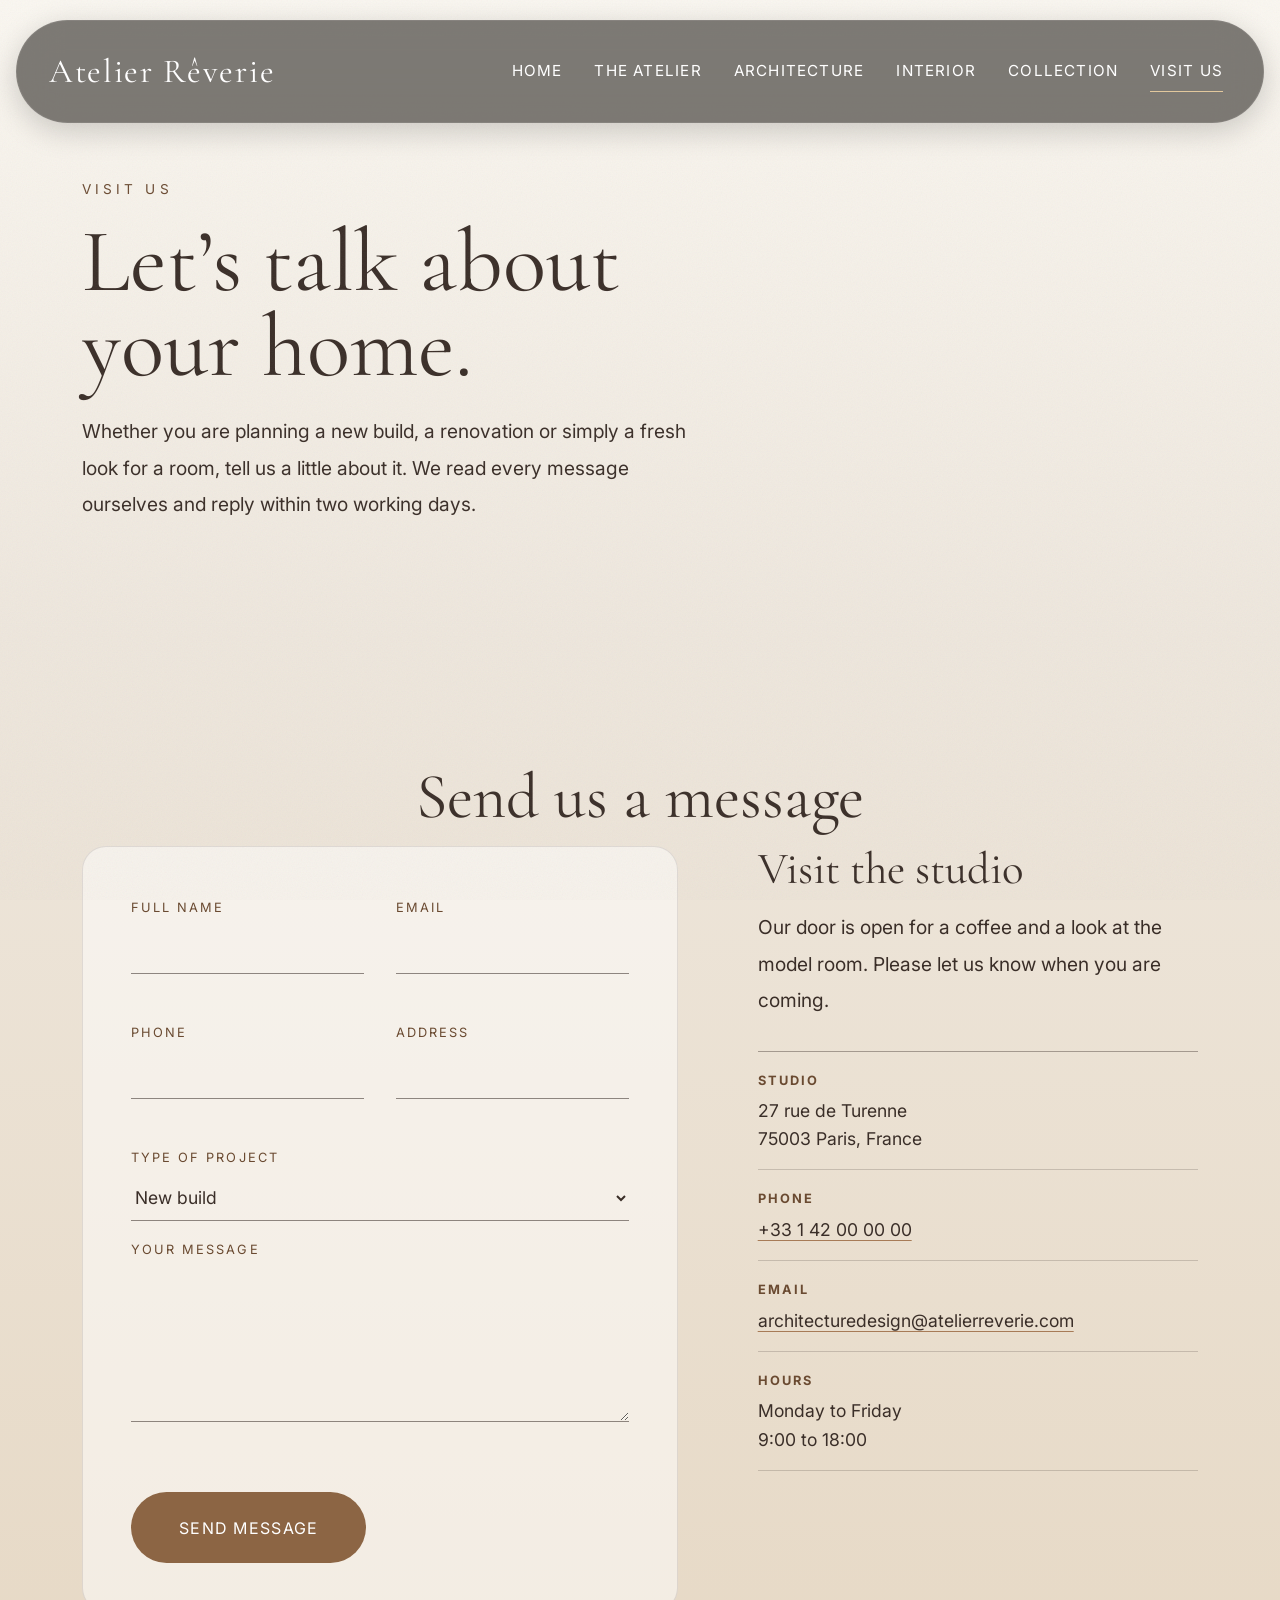
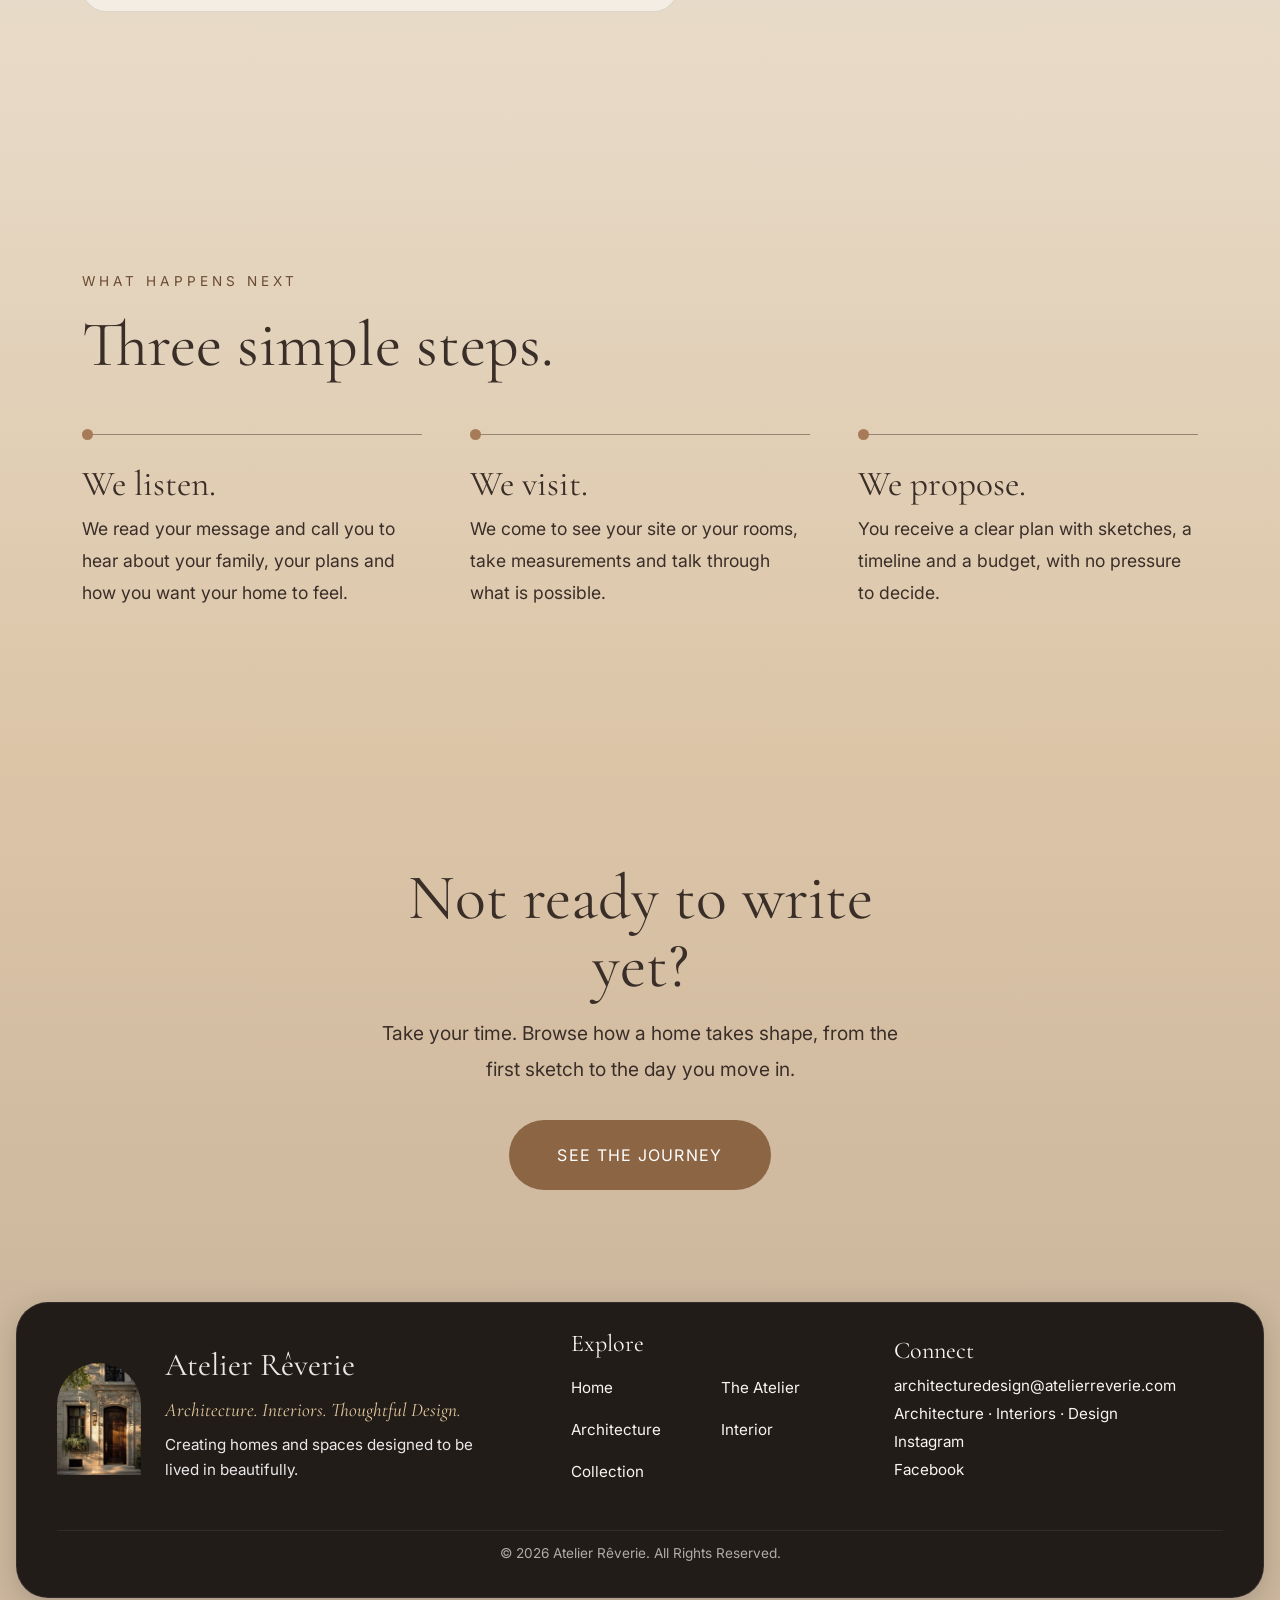
<file: contact.html>
<!DOCTYPE html>
<html lang="en">
<head>


  <meta charset="utf-8">

  <meta name="viewport" content="width=device-width, initial-scale=1">

  <title>Visit Us | Atelier Rêverie</title>

  <meta name="description" content="Tell us about your home. Contact Atelier Rêverie to plan a new build, a renovation or a new look for a room.">

  <link rel="preconnect" href="https://fonts.googleapis.com">

  <link rel="preconnect" href="https://fonts.gstatic.com" crossorigin>

  <link href="https://fonts.googleapis.com/css2?family=Cormorant+Garamond:ital,wght@0,400;0,500;1,400&family=Inter:wght@300;400;500&display=swap" rel="stylesheet">


  <link href="https://cdn.jsdelivr.net/npm/bootstrap@5.3.3/dist/css/bootstrap.min.css" rel="stylesheet">

  <link rel="stylesheet" href="/css/base.css">

  <link rel="stylesheet" href="/css/style.css">

  <link rel="stylesheet" href="/css/shared.css">

  <link rel="stylesheet" href="/css/contact.css">

  <link rel="stylesheet" href="/css/animations.css">

  
</head>
<body>

  <!-- ===== HEADER / NAVIGATION ===== -->
  <header class="site-header">
    <nav class="navbar navbar-expand-lg" aria-label="Main navigation">
      <div class="container-xl">
        <a class="navbar-brand" href="index.html">Atelier Rêverie</a>
        <button class="navbar-toggler" type="button" data-bs-toggle="collapse" data-bs-target="#mainNav" aria-controls="mainNav" aria-expanded="false" aria-label="Toggle navigation">
          <span class="navbar-toggler-icon"></span>
        </button>
        <div class="collapse navbar-collapse justify-content-end" id="mainNav">
          <ul class="navbar-nav">
            <li class="nav-item"><a class="nav-link" href="index.html">Home</a></li>
            <li class="nav-item"><a class="nav-link" href="studio.html">The Atelier</a></li>
            <li class="nav-item"><a class="nav-link" href="architecture.html">Architecture</a></li>
            <li class="nav-item"><a class="nav-link" href="interior.html">Interior</a></li>
            <li class="nav-item"><a class="nav-link" href="collection.html">Collection</a></li>
            <li class="nav-item"><a class="nav-link" href="contact.html" aria-current="page">Visit Us</a></li>
          </ul>
        </div>
      </div>
    </nav>
  </header>

  <main id="main">

    <!-- ===== HERO ===== -->
    <section class="contact-hero" aria-labelledby="page-title">
      <div class="container-xl">
        <span class="section-label">Visit us</span>
        <h1 id="page-title">Let’s talk about your home.</h1>
        <p>Whether you are planning a new build, a renovation or simply a fresh look for a room, tell us a little about it. We read every message ourselves and reply within two working days.</p>
      </div>
    </section>

    <!-- ===== FORM AND STUDIO DETAILS ===== -->
    <section class="contact-main section" aria-labelledby="form-title">
            <h2 id="form-title" class="text-center">Send us a message</h2>
          <div class="container-xl">
          <div class="contact__grid">

         <form id="contactForm" class="contact-form" name="contact"
        action="https://formspree.io/f/xnpdwwdr"
         method="POST"
         data-endpoint="https://formspree.io/f/xnpdwwdr"
           novalidate>

            <div class="field-row">
              <div class="field">
                <label for="name">Full name</label>
                <input id="name" name="name" type="text" autocomplete="name" required aria-describedby="name-error" data-validate>
                <p class="field__error" id="name-error" aria-live="polite"></p>
              </div>

              <div class="field">
                <label for="email">Email</label>
                <input id="email" name="email" type="email" autocomplete="email" required aria-describedby="email-error" data-validate>
                <p class="field__error" id="email-error" aria-live="polite"></p>
              </div>
            </div>

            <div class="field-row">
              <div class="field">
                <label for="phone">Phone</label>
                <input id="phone" name="phone" type="tel" autocomplete="tel" required aria-describedby="phone-error" data-validate>
                <p class="field__error" id="phone-error" aria-live="polite"></p>
              </div>

              <div class="field">
                <label for="address">Address</label>
                <input id="address" name="address" type="text" required aria-describedby="address-error" data-validate>
                <p class="field__error" id="address-error" aria-live="polite"></p>
              </div>
            </div>

            <div class="field">
              <label for="project">Type of project</label>
              <select id="project" name="project">
                <option>New build</option>
                <option>Renovation</option>
                <option>Interiors</option>
                <option>Not sure yet</option>
              </select>
            </div>

            <div class="field">
              <label for="message">Your message</label>
              <textarea id="message" name="message" rows="5" required aria-describedby="message-error" data-validate></textarea>
              <p class="field__error" id="message-error" aria-live="polite"></p>
            </div>


            <button type="submit" class="btn-maison">Send message</button>
            <div class="form-status" role="status" tabindex="-1"></div>
          </form>

          <aside class="contact__info" aria-labelledby="studio-title" data-reveal>
            <h2 id="studio-title">Visit the studio</h2>
            <p>Our door is open for a coffee and a look at the model room. Please let us know when you are coming.</p>
            <dl class="info">
              <div><dt>Studio</dt><dd><address>27 rue de Turenne<br>75003 Paris, France</address></dd></div>
              <div><dt>Phone</dt><dd><a href="tel:+33142000000">+33 1 42 00 00 00</a></dd></div>
              <div><dt>Email</dt><dd><a href="mailto:architecturedesign@atelierreverie.com">architecturedesign@atelierreverie.com</a></dd></div>
              <div><dt>Hours</dt><dd>Monday to Friday<br>9:00 to 18:00</dd></div>
            </dl>
          </aside>

        </div>
      </div>
    </section>

    <!-- ===== WHAT HAPPENS NEXT ===== -->
    <section class="next section" aria-labelledby="next-title">
      <div class="container-xl">
        <span class="section-label">What happens next</span>
            <h2 id="next-title">Three simple steps.</h2>
        <ol class="next__list">
          <li data-reveal>
            <h3>We listen.</h3>
            <p>We read your message and call you to hear about your family, your plans and how you want your home to feel.</p>
          </li>
          <li data-reveal>
            <h3>We visit.</h3>
            <p>We come to see your site or your rooms, take measurements and talk through what is possible.</p>
          </li>
          <li data-reveal>
            <h3>We propose.</h3>
            <p>You receive a clear plan with sketches, a timeline and a budget, with no pressure to decide.</p>
          </li>
        </ol>
      </div>
    </section>

    <!-- ===== CLOSING ===== -->
    <section class="contact-close section" aria-labelledby="close-title">
      <div class="container-xl" data-reveal>
        <h2 id="close-title">Not ready to write yet?</h2>
        <p>Take your time. Browse how a home takes shape, from the first sketch to the day you move in.</p>
        <a href="architecture.html" class="btn-maison">See the journey</a>
      </div>
    </section>

  </main>

  <!-- ===== FOOTER ===== -->
  <footer class="site-footer">
    <div class="footer-panel">
      <div class="footer-brand-block">
        <img src="/images/parisian-door.webp" 
        
        alt="Carved wooden door of a stone Parisian townhouse" 
        
        class="footer-image" width="84" height="112" loading="lazy">
        <div>
          <p class="footer__brand">Atelier Rêverie</p>
          <p class="footer__tagline">Architecture. Interiors. Thoughtful Design.</p>
          <p class="footer__description">Creating homes and spaces designed to be lived in beautifully.</p>
        </div>
      </div>
      <nav aria-label="Footer navigation">
        <h2 class="footer-heading">Explore</h2>
        <ul class="footer-links">
          <li><a href="index.html">Home</a></li>
          <li><a href="studio.html">The Atelier</a></li>
          <li><a href="architecture.html">Architecture</a></li>
          <li><a href="interior.html">Interior</a></li>
          <li><a href="collection.html">Collection</a></li>
        </ul>
      </nav>
     <div>
        <h2 class="footer-heading">Connect</h2>
        <ul class="footer-links footer-links--stack">
          <li><a href="mailto:architecturedesign@atelierreverie.com">architecturedesign@atelierreverie.com</a></li>
          <li>Architecture · Interiors · Design</li>
          <li><a href="#">Instagram</a></li>
          <li><a href="#">Facebook</a></li>
        </ul>
      </div>
      <p class="footer-bottom">&copy; 2026 Atelier Rêverie. All Rights Reserved.</p>
    </div>
  </footer>

  <script src="https://cdn.jsdelivr.net/npm/bootstrap@5.3.3/dist/js/bootstrap.bundle.min.js" defer></script>
  <script src="/js/reveal.js" defer></script>
  <script src="/js/validate.js" defer></script>
</body>
</html>
</file>
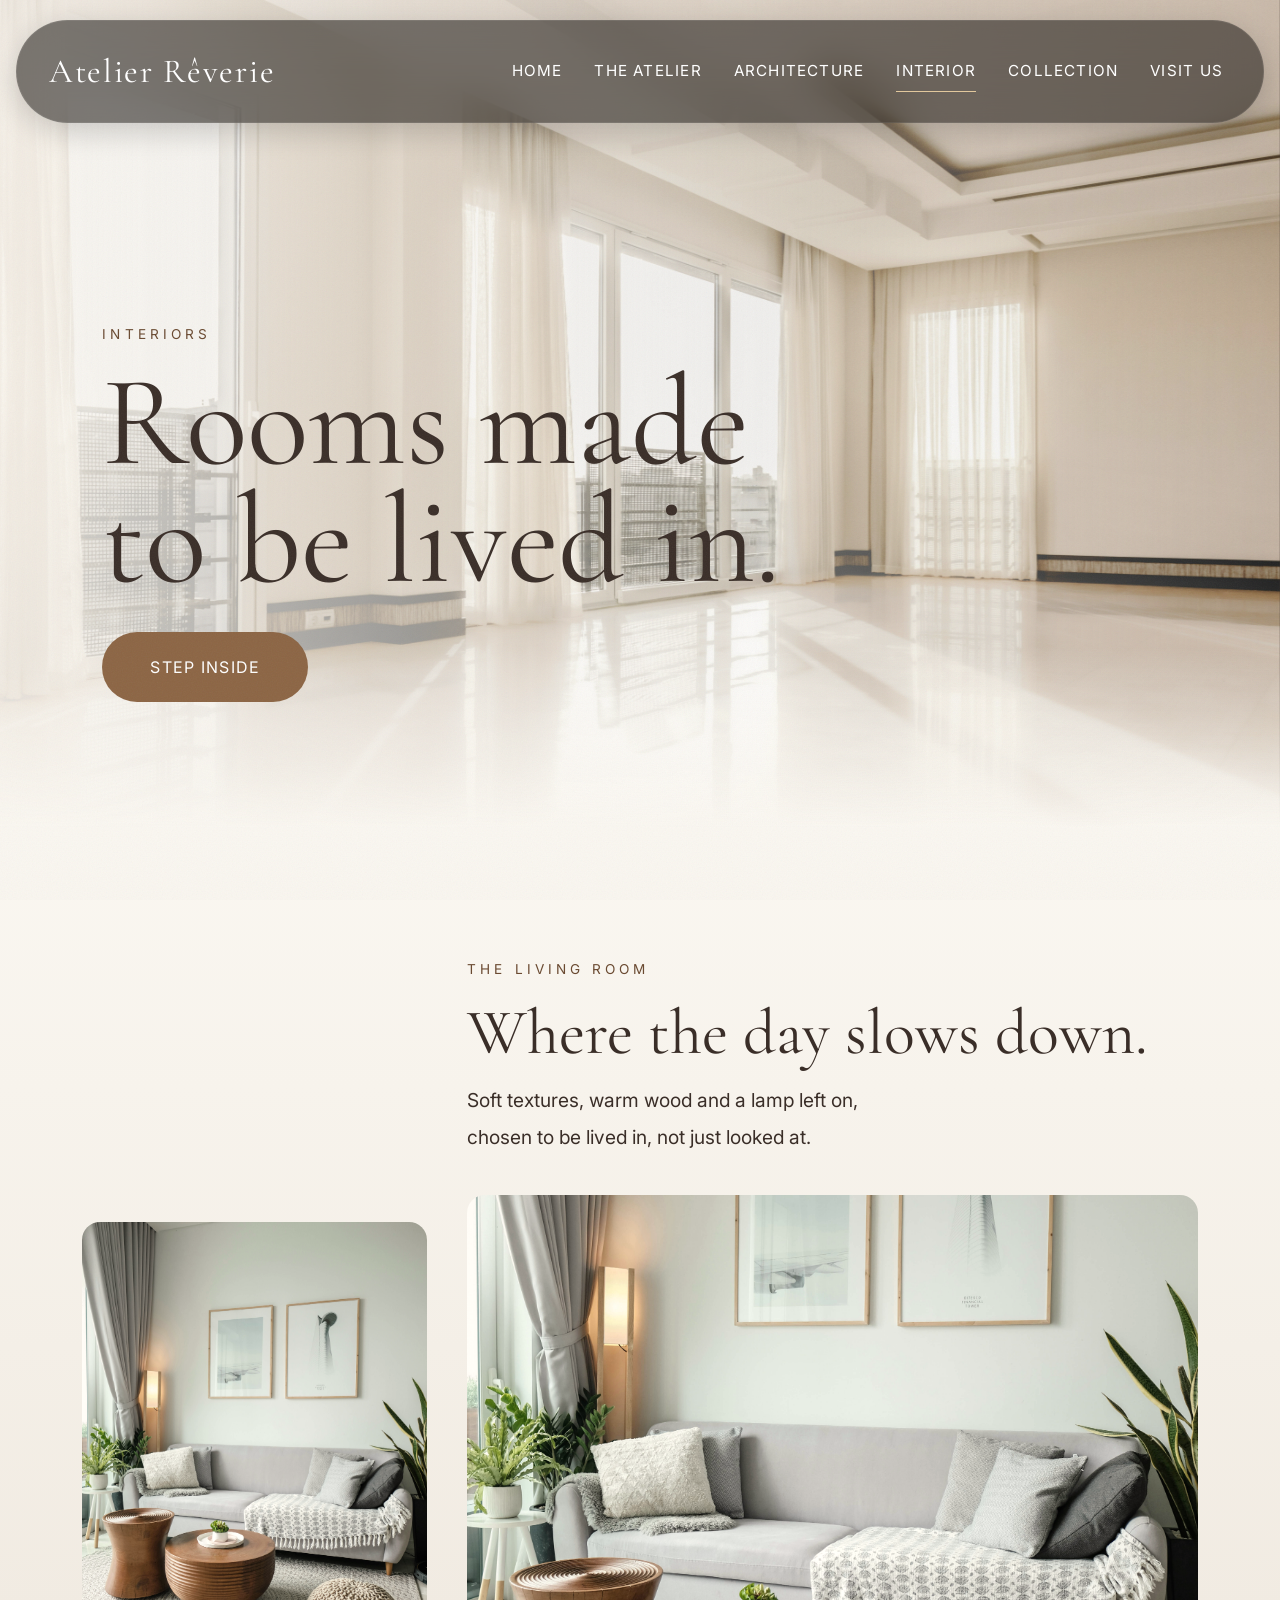
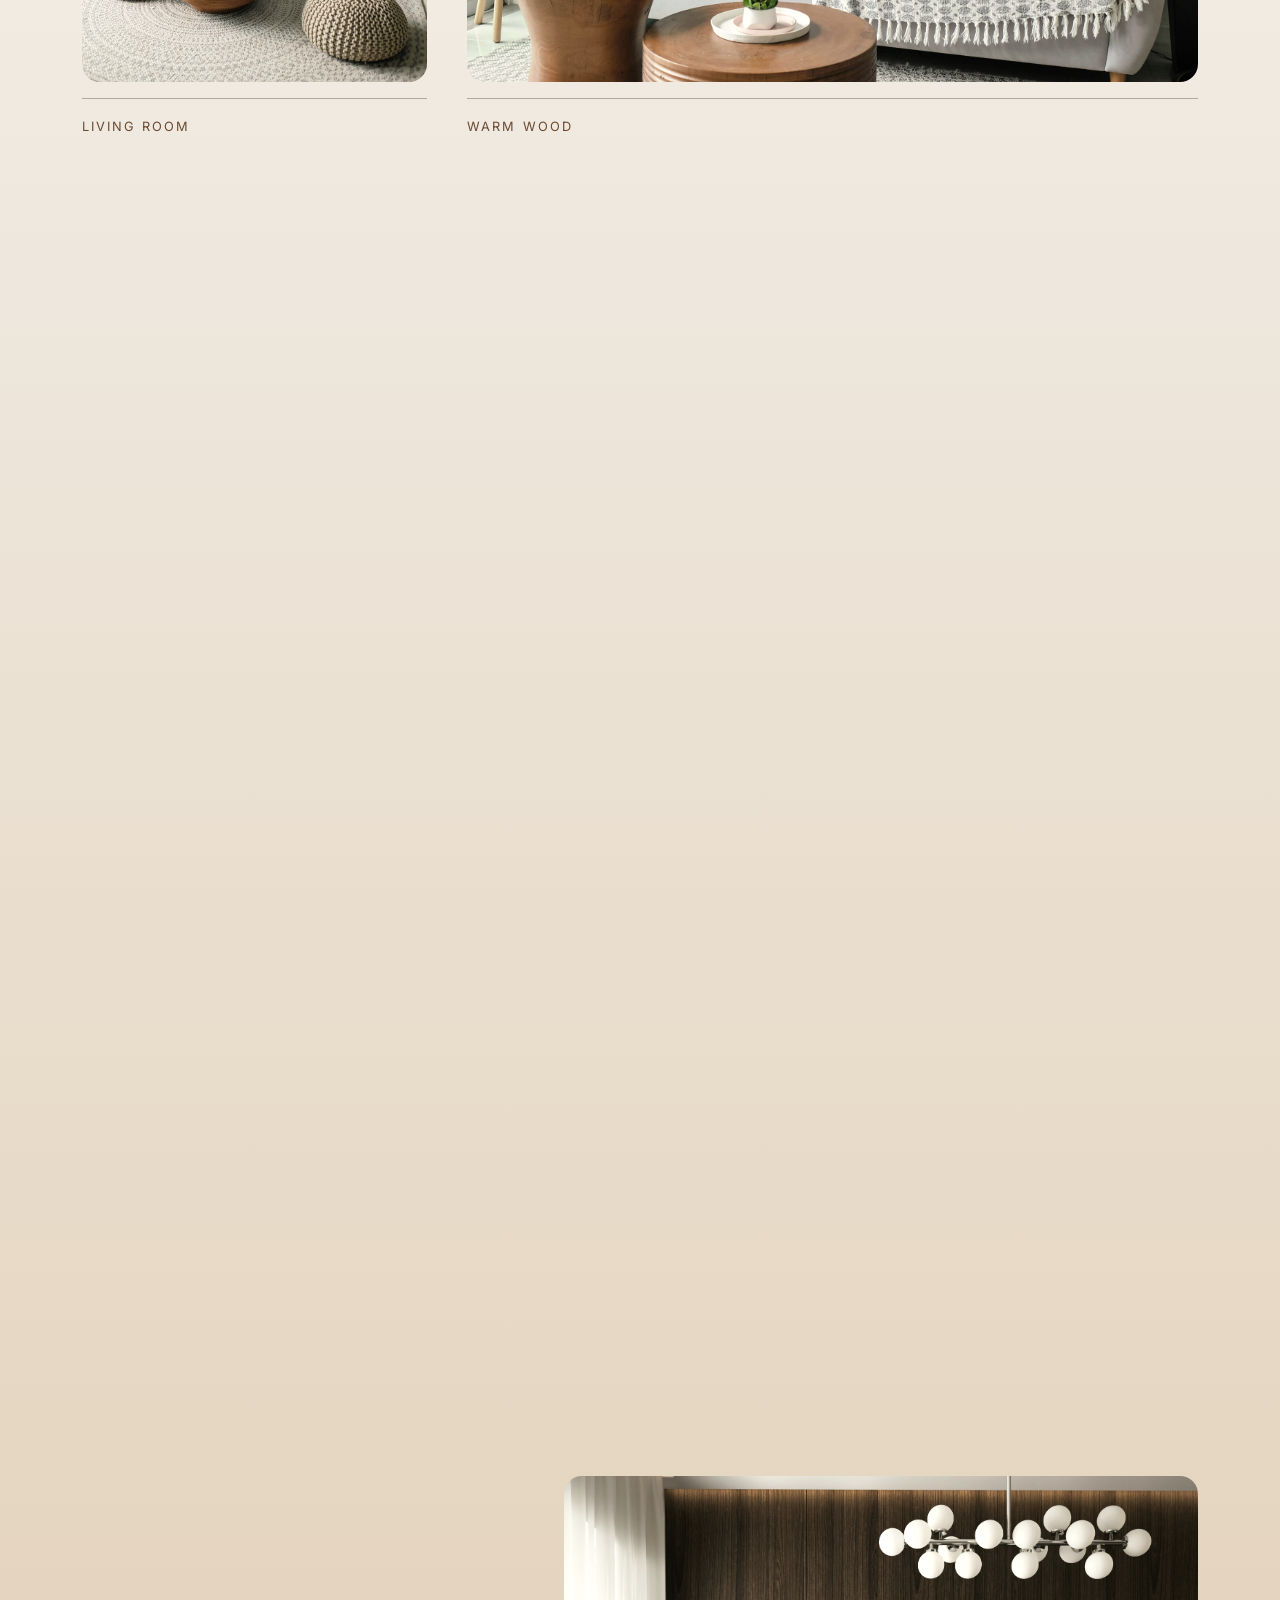
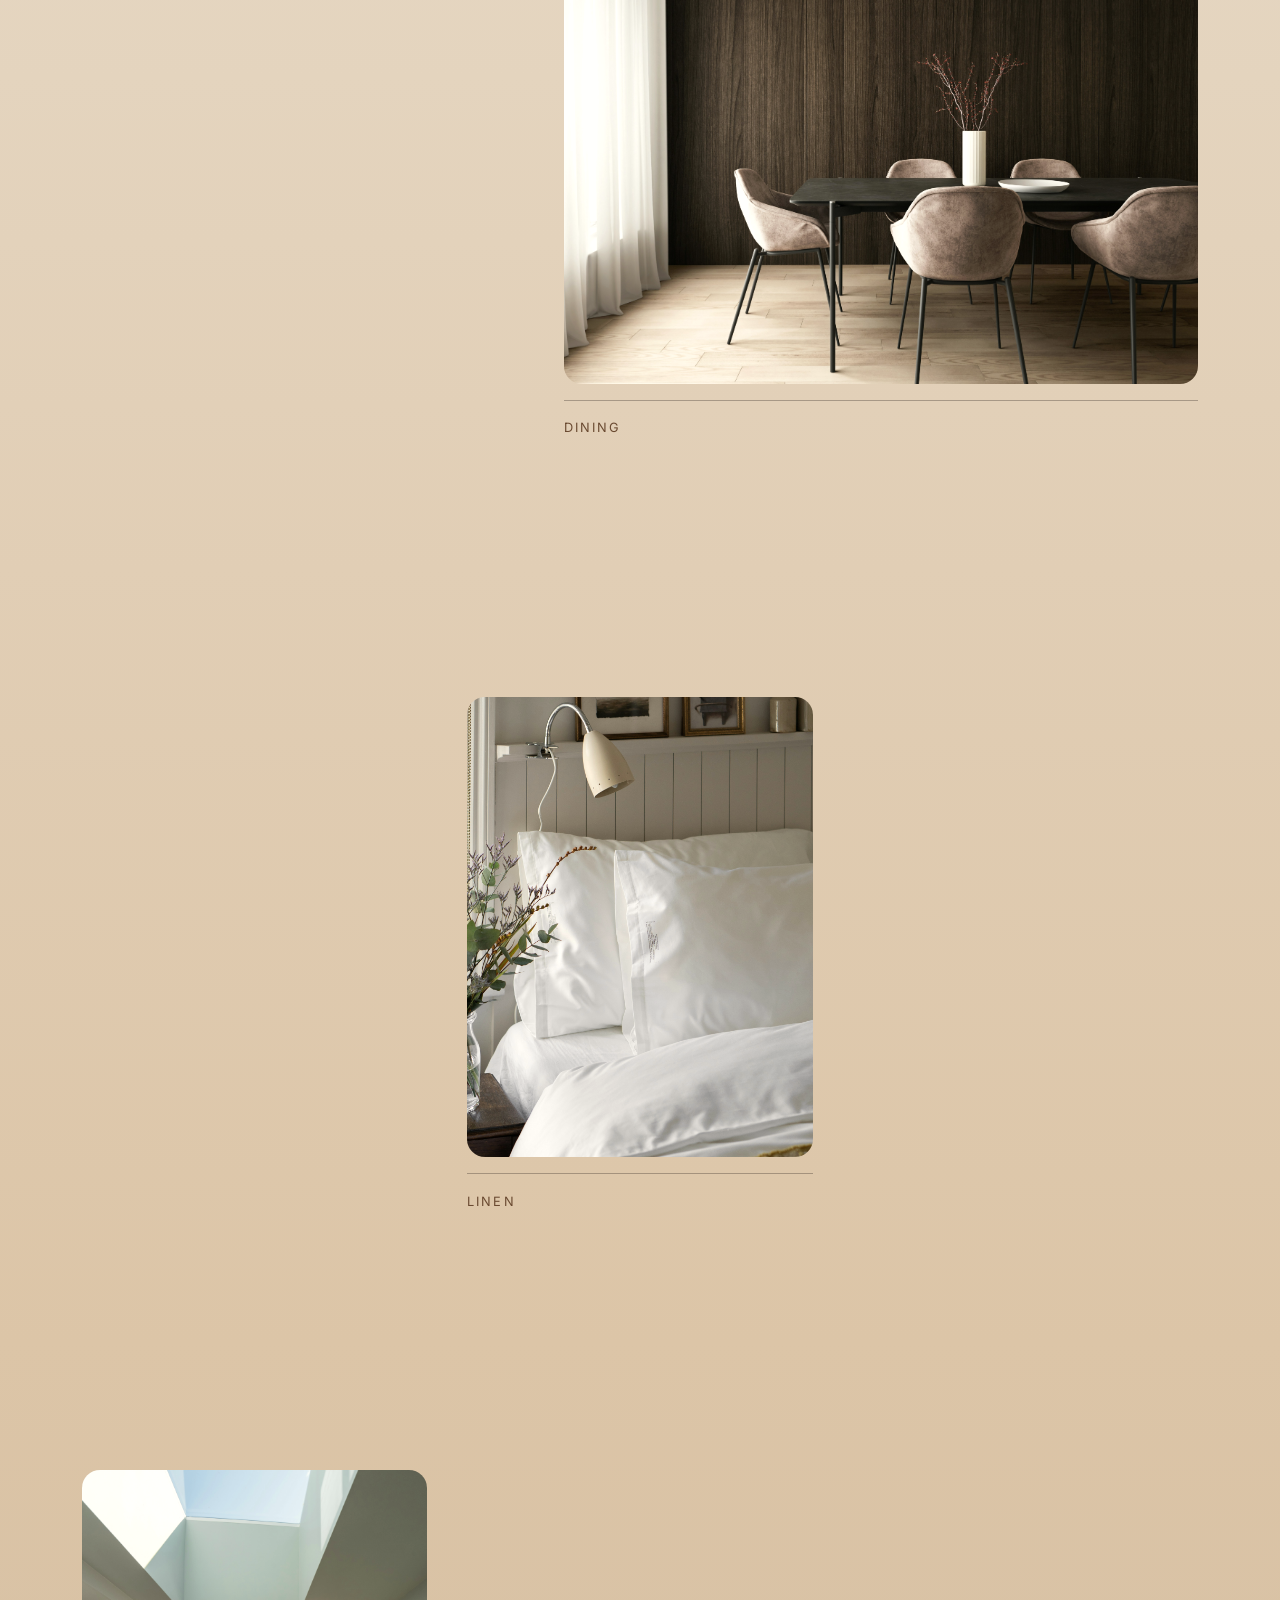
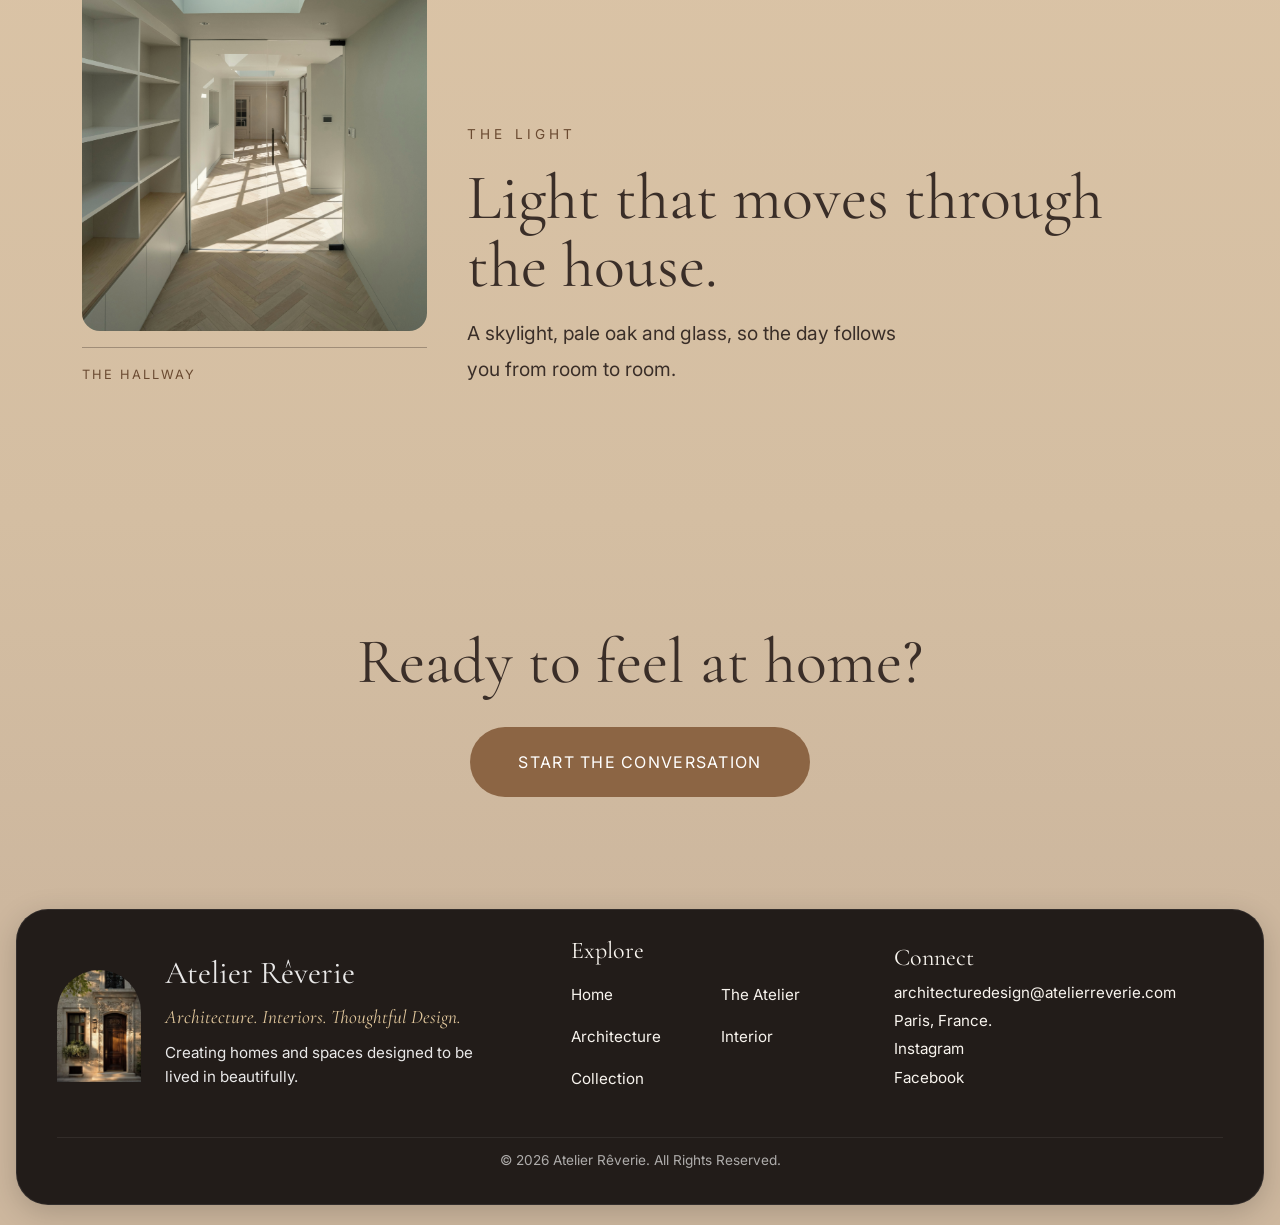
<file: interior.html>
<!DOCTYPE html>
<html lang="en">
<head>
  <meta charset="utf-8">
  <meta name="viewport" content="width=device-width, initial-scale=1">

  <title>Interiors | Atelier Rêverie</title>

  <meta name="description" content="Warm, lived-in interiors: living rooms, kitchens and bedrooms designed to feel like home.">

  <link rel="preconnect" href="https://fonts.googleapis.com">
  <link rel="preconnect" href="https://fonts.gstatic.com" crossorigin>

  <link href="https://fonts.googleapis.com/css2?family=Cormorant+Garamond:ital,wght@0,400;0,500;1,400&family=Inter:wght@300;400;500&display=swap" rel="stylesheet">

  <link href="https://cdn.jsdelivr.net/npm/bootstrap@5.3.3/dist/css/bootstrap.min.css" rel="stylesheet">

  <link rel="stylesheet" href="/css/base.css">

  <link rel="stylesheet" href="/css/style.css">

  <link rel="stylesheet" href="/css/shared.css">

  <link rel="stylesheet" href="/css/interior.css">

  <link rel="stylesheet" href="/css/animations.css">

  <link rel="stylesheet" href="/css/motion.css">

</head>

<body>

  <!-- ===== HEADER / NAVIGATION ===== -->
  <header class="site-header">
    <nav class="navbar navbar-expand-lg" aria-label="Main navigation">
      <div class="container-xl">
        <a class="navbar-brand" href="index.html">Atelier Rêverie</a>

        <button class="navbar-toggler" type="button" data-bs-toggle="collapse" 
        
        data-bs-target="#mainNav" aria-controls="mainNav" aria-expanded="false" aria-label="Toggle navigation">

          <span class="navbar-toggler-icon"></span>
        </button>

        <div class="collapse navbar-collapse justify-content-end" id="mainNav">
          <ul class="navbar-nav">

            <li class="nav-item"><a class="nav-link" href="index.html">Home</a></li>

            <li class="nav-item"><a class="nav-link" href="studio.html">The Atelier</a></li>

            <li class="nav-item"><a class="nav-link" href="architecture.html">Architecture</a></li>

            <li class="nav-item"><a class="nav-link" href="interior.html" aria-current="page">Interior</a></li>

            <li class="nav-item"><a class="nav-link" href="collection.html">Collection</a></li>

            <li class="nav-item"><a class="nav-link" href="contact.html">Visit Us</a></li>


          </ul>
        </div>
      </div>
    </nav>
  </header>

  <main id="main">

    <!-- ===== HERO ===== -->
    <section class="int-hero int-hero--light" aria-labelledby="page-title">

      <img fetchpriority="high" src="/images/interior-hero.jpg"

      width="1920" height="1180"
      
      alt="Bright empty room with cream walls, tall sheer curtains and a glossy floor in afternoon light">

      <div class="int-hero__content">

        <span class="section-label">Interiors</span>

        <h1 id="page-title">Rooms made to be lived in.</h1>

        <a href="#living" class="btn-maison">Step inside</a>

      </div>
    </section>

    <!-- ===== LIVING ROOM ===== -->
    <section class="room room--living section"

     id="living" aria-labelledby="living-title">

      <div class="container-xl">

        <div class="room__grid">

          <figure class="plate curtain room__tall" data-reveal>

            <img src="/images/living-room-interior.jpg"
            width="1200" height="1602" loading="lazy"

             alt="Living room with a pale grey sofa, round wooden tables, a floor lamp and large plants">

            <figcaption><span>Living room</span></figcaption>

          </figure>

          <div class="room__side">

            <div class="room__text" data-reveal>

              <span class="section-label">The living room</span>

              <h2 id="living-title">Where the day slows down.</h2>

              <p>Soft textures, warm wood and a lamp left on, chosen to be lived in, not just looked at.</p>

            </div>

            <figure class="plate curtain" data-reveal>

              <img src="/images/living-room-interior.jpg"

              width="1400" height="933" loading="lazy" 

              alt="Carved wooden side tables, a knitted pouf and a woven rug in front of a grey sofa">

              <figcaption><span>Warm wood</span></figcaption>

            </figure>
          </div>
        </div>
      </div>
    </section>

    <!-- ===== KITCHEN ===== -->
    <section class="room room--kitchen section" aria-labelledby="kitchen-title">

      <div class="container-xl">

        <div class="room__grid room__grid--flip">

          <div class="room__side">

            <div class="room__text" data-reveal>

              <span class="section-label">The kitchen</span>

              <h2 id="kitchen-title">The heart of the home.</h2>

              <p>Space to cook, talk and linger, with light that changes as the day does.</p>

            </div>

            <figure class="plate dial" data-dial data-reveal>

              <div class="dial__stage">

                <img src="/images/kitchen.jpg" 

                width="1800" height="1200" loading="lazy" 
                
                alt="White kitchen with a marble island, navy hexagon tiles and two pendant lights">

              </div>

              <div class="dial__control">

                <span aria-hidden="true">Morning</span>

                <input type="range" min="0" max="100" value="0" 
                
                aria-label="Time of day, from morning to evening">

                <span aria-hidden="true">Evening</span>

              </div>

              <figcaption><span>Slide from morning to evening</span></figcaption>
            </figure>

          </div>
        </div>
      </div>
    </section>

    <!-- ===== DINING ===== -->
    <section class="room room--dining section" aria-labelledby="dining-title">

      <div class="container-xl">

        <div class="dining__grid">

          <div class="room__text dining__text" data-reveal>

            <span class="section-label">The dining room</span>

            <h2 id="dining-title">Gathered around one table.</h2>

            <p>Dark timber, soft velvet and a light that makes every evening feel like an occasion.</p>

          </div>

          <figure class="plate curtain dining__img" data-reveal>

            <img src="/images/dining-room-interior.jpg"

            
             width="1600" height="1465" loading="lazy"
             
             alt="Dining table with blush velvet chairs, a dark wood panelled wall and a globe chandelier">

            <figcaption><span>Dining</span></figcaption>

          </figure>
        </div>
      </div>
    </section>

    <!-- ===== BEDROOM ===== -->
    <section class="room room--bedroom section" aria-labelledby="bedroom-title">

      <div class="container-xl">

        <div class="bedroom__grid">

          <div class="room__text bedroom__text" data-reveal>

            <span class="section-label">The bedroom</span>

            <h2 id="bedroom-title">Quiet by design.</h2>

            <p>Linen, low light and nothing that asks for attention.</p>

          </div>

          <figure class="plate curtain bedroom__a" data-reveal>

            <img src="/images/bedroom-interior.jpg" 

            width="1100" height="1650" loading="lazy"

             alt="Bed with white linen pillows, a clip-on reading lamp, framed prints and a vase of dried flowers">

            <figcaption><span>Linen</span></figcaption>
          </figure>

        </div>
      </div>
    </section>

    <!-- ===== LIGHT ===== -->
    <section class="room room--hall section" aria-labelledby="hall-title">

      <div class="container-xl">

        <div class="room__grid">

          <figure class="plate curtain room__tall" data-reveal>

            <img src="/images/interior-light.jpg "

            width="1100" height="1647" loading="lazy" 
            
            alt="Hallway with a skylight, pale herringbone oak floor, built-in shelves and a glass door">

            <figcaption><span>The hallway</span></figcaption>

          </figure>

          <div class="room__side">

            <div class="room__text" data-reveal>

              <span class="section-label">The light</span>

              <h2 id="hall-title">Light that moves through the house.</h2>

              <p>A skylight, pale oak and glass, so the day follows you from room to room.</p>

            </div>

          </div>
        </div>
      </div>
    </section>

    <!-- ===== CALL TO ACTION ===== -->
    <section class="int-cta section" aria-labelledby="cta-title">

      <div class="container-xl" data-reveal>

        <h2 id="cta-title">Ready to feel at home?</h2>

        <a href="contact.html" class="btn-maison">Start the conversation</a>

      </div>
    </section>

  </main>

  <!-- ===== FOOTER ===== -->
  <footer class="site-footer">

    <div class="footer-panel">

      <div class="footer-brand-block">

        <img src="/images/parisian-door.webp" 

        alt="Carved wooden door of a stone Parisian townhouse" 

        class="footer-image" width="84" height="112" loading="lazy">

        <div>
          <p class="footer__brand">Atelier Rêverie</p>
          <p class="footer__tagline">Architecture. Interiors. Thoughtful Design.</p>
          <p class="footer__description">Creating homes and spaces designed to be lived in beautifully.</p>
        </div>

      </div>

      <nav aria-label="Footer navigation">
        <h2 class="footer-heading">Explore</h2>
        <ul class="footer-links">
          <li><a href="index.html">Home</a></li>
          <li><a href="studio.html">The Atelier</a></li>
          <li><a href="architecture.html">Architecture</a></li>
          <li><a href="interior.html">Interior</a></li>
          <li><a href="collection.html">Collection</a></li>
        </ul>
      </nav>
     
      <div>
      <h2 class="footer-heading">Connect</h2>
      <ul class="footer-links footer-links--stack">
        <li><a href="mailto:architecturedesign@atelierreverie.com">architecturedesign@atelierreverie.com</a></li>
        <li>Paris, France.</li>
        <li><a href="#">Instagram</a></li>
        <li><a href="#">Facebook</a></li>
      </ul>
    </div>

      <p class="footer-bottom">&copy; 2026 Atelier Rêverie. All Rights Reserved.</p>
    </div>
  </footer>

  <script src="https://cdn.jsdelivr.net/npm/bootstrap@5.3.3/dist/js/bootstrap.bundle.min.js" defer></script>
  <script src="/js/reveal.js" defer></script>
  <script src="/js/dial.js" defer></script>
</body>
</html>
</file>
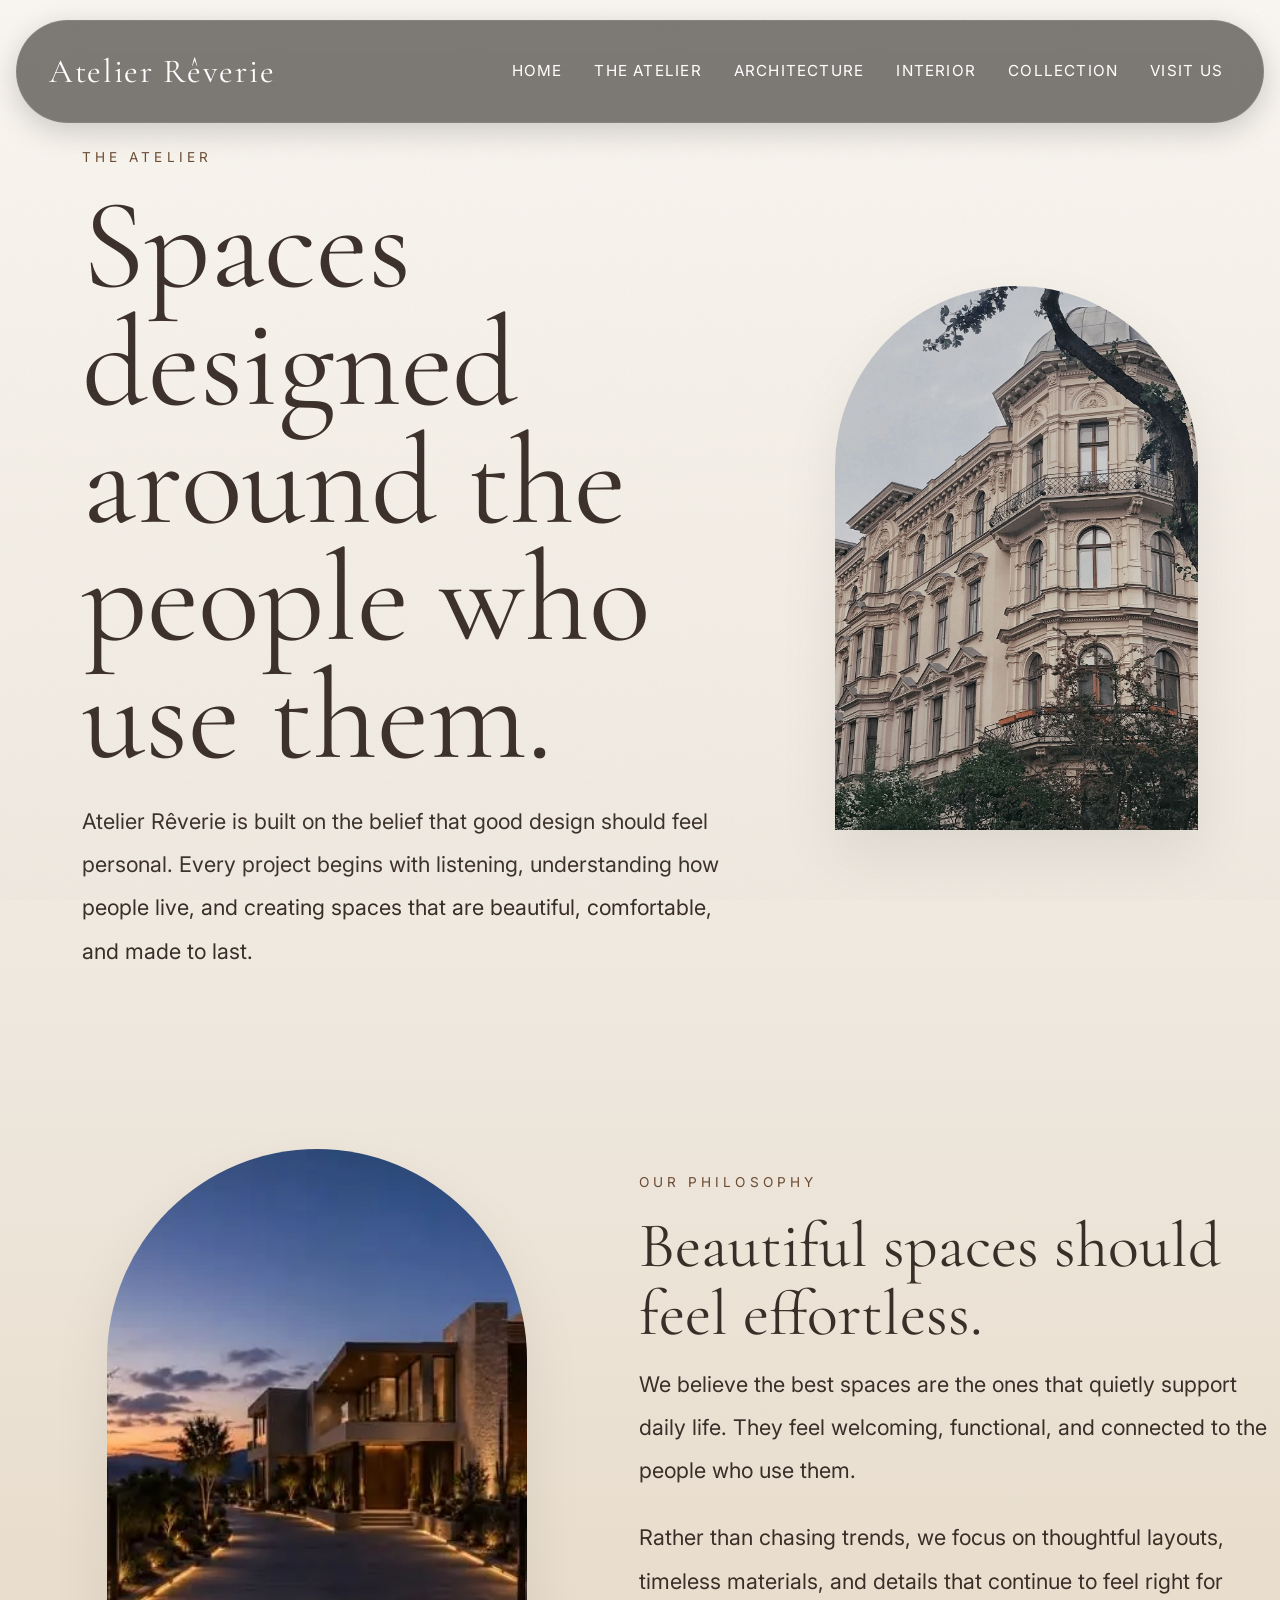
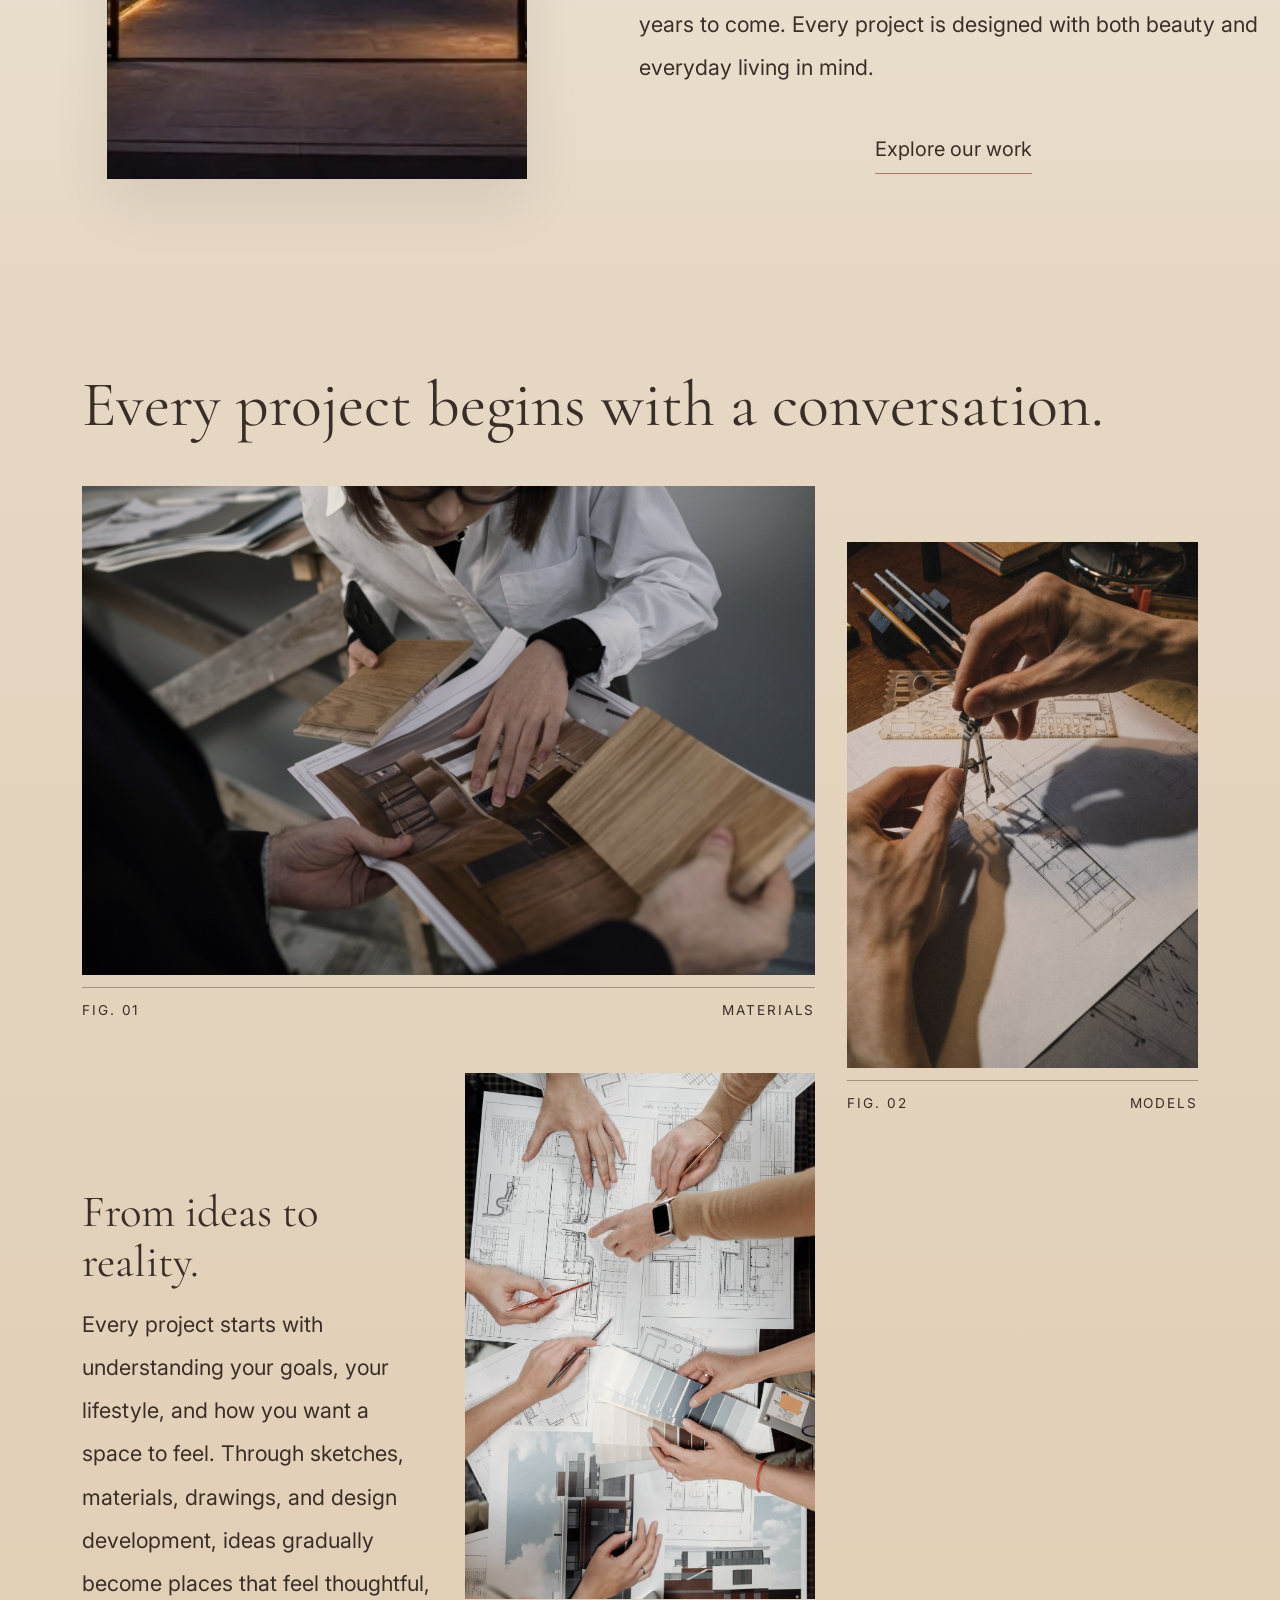
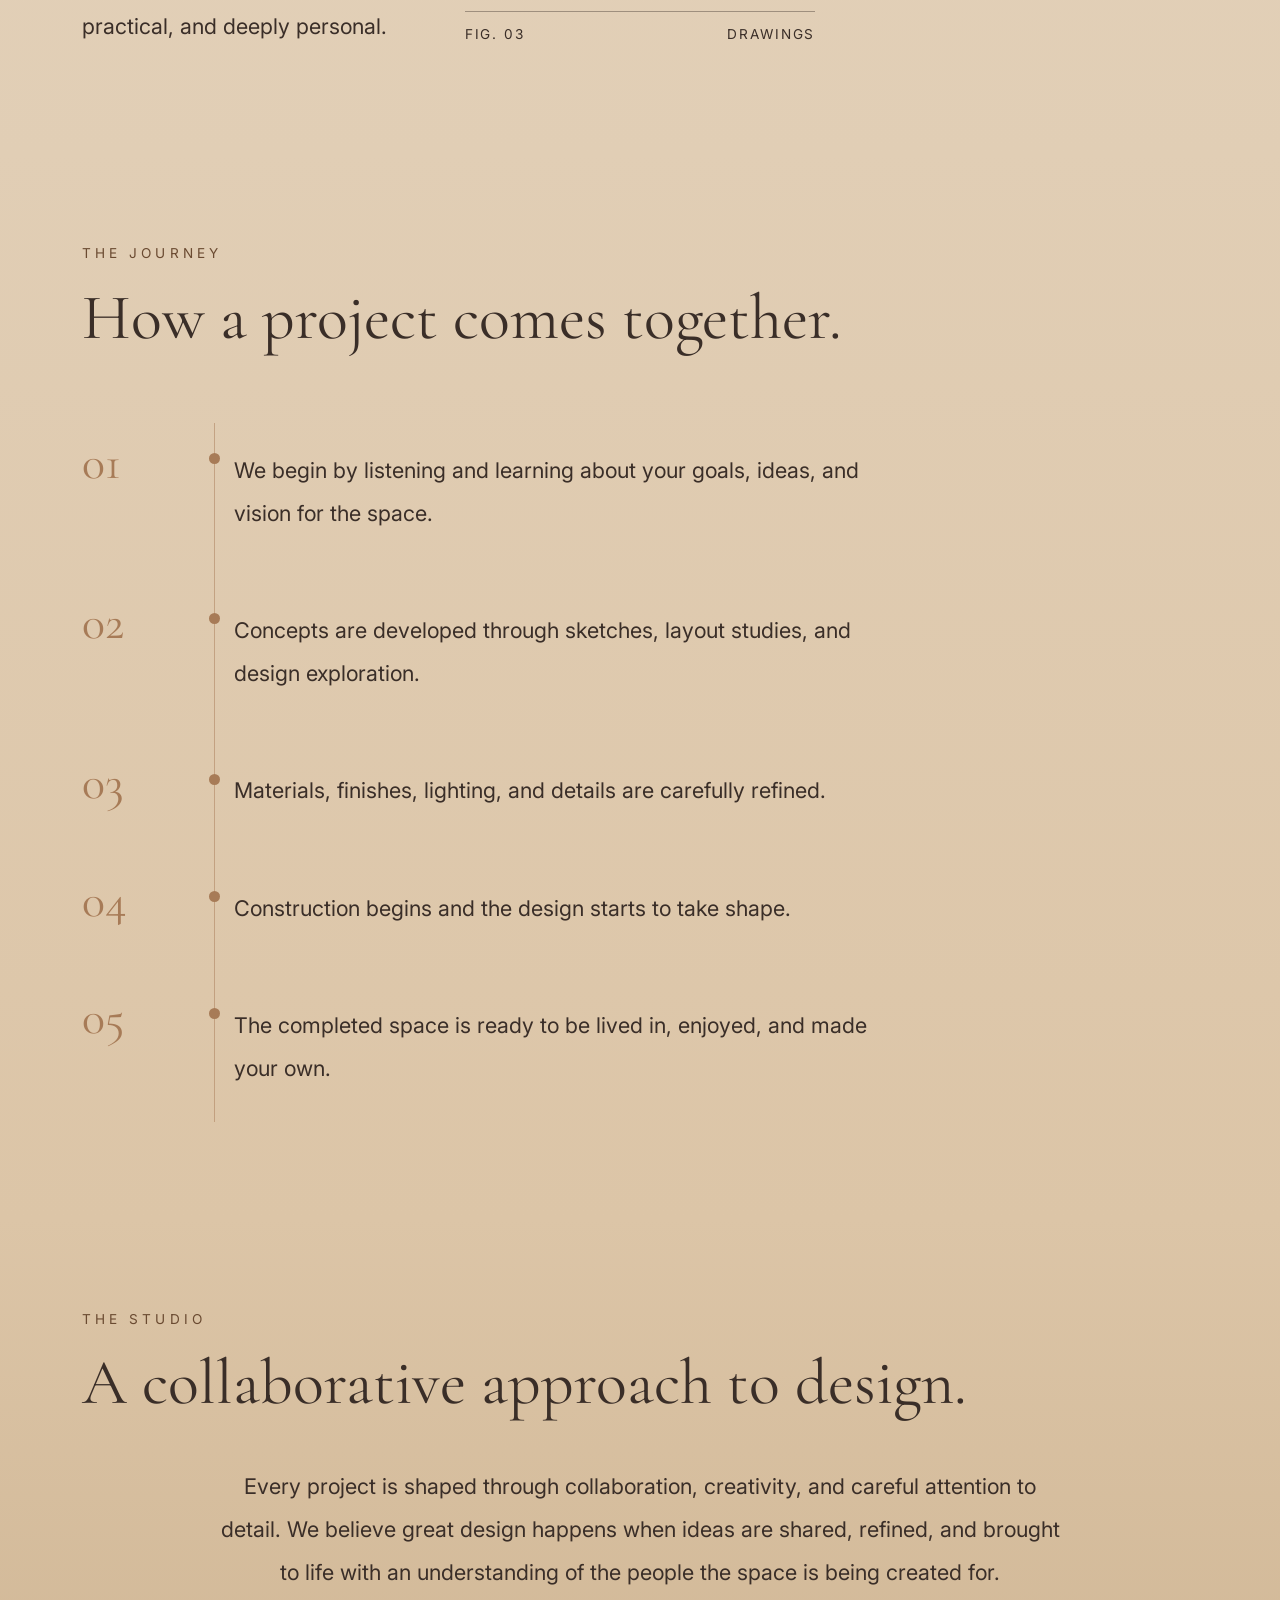
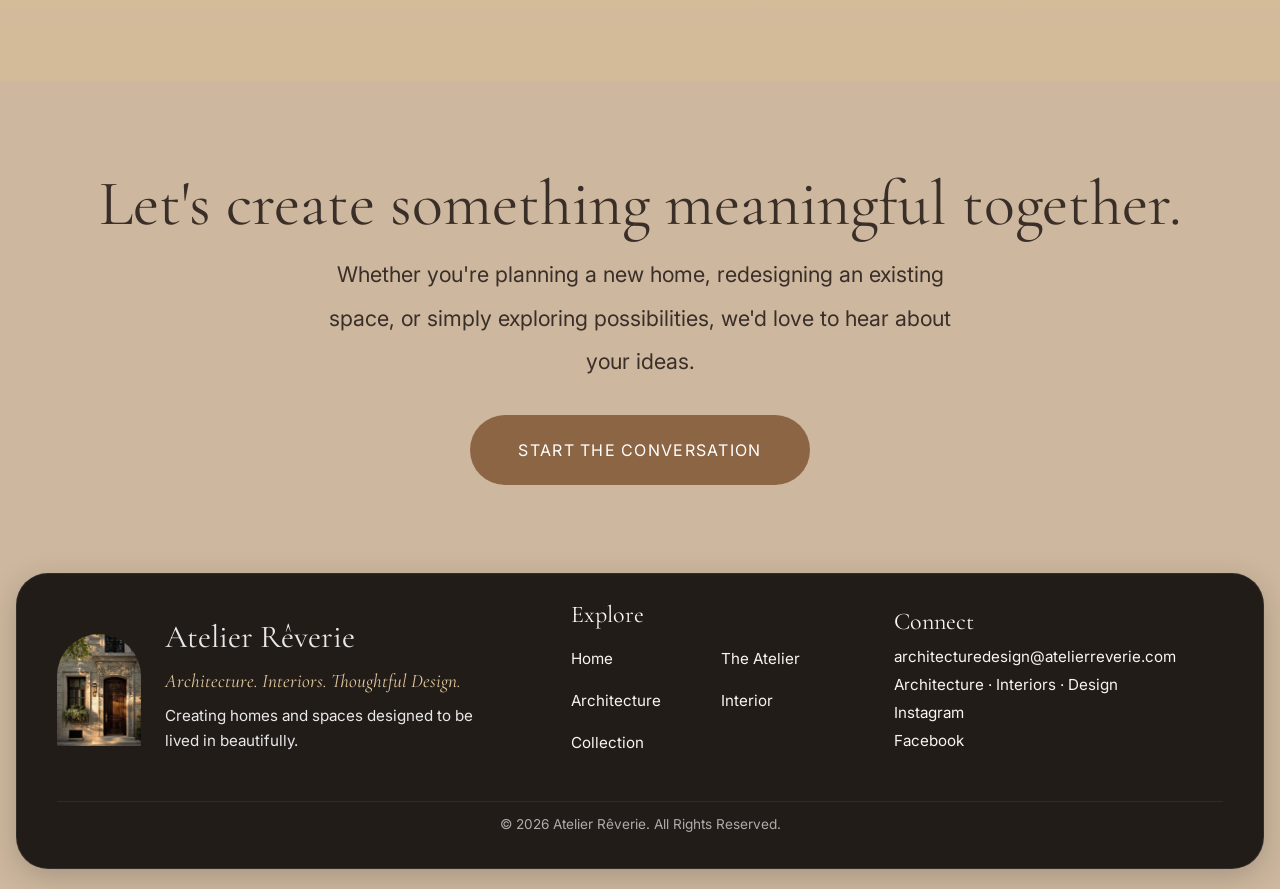
<file: studio.html>
<!DOCTYPE html>
<html lang="en">
<head>
  <meta charset="utf-8">
  <meta name="viewport" content="width=device-width, initial-scale=1">
  <title>The Atelier | Atelier Rêverie</title>
  <meta name="description" content="Meet the Paris studio behind Atelier Rêverie: our philosophy, our history and the people who design every space.">
  <link rel="preconnect" href="https://fonts.googleapis.com">
  <link rel="preconnect" href="https://fonts.gstatic.com" crossorigin>
  <link href="https://fonts.googleapis.com/css2?family=Cormorant+Garamond:ital,wght@0,400;0,500;1,400&family=Inter:wght@300;400;500&display=swap" rel="stylesheet">
  <link href="https://cdn.jsdelivr.net/npm/bootstrap@5.3.3/dist/css/bootstrap.min.css" rel="stylesheet">


  <link rel="stylesheet" href="/css/base.css">

  <link rel="stylesheet" href="/css/style.css">

  <link rel="stylesheet" href="/css/atelier.css">

  <link rel="stylesheet" href="/css/animations.css">
</head>
<body>

  <!-- ===== HEADER / NAVIGATION ===== -->
  <header class="site-header">

    <nav class="navbar navbar-expand-lg" aria-label="Main navigation">

      <div class="container-xl">

        <a class="navbar-brand" href="index.html">Atelier Rêverie</a>

        <button class="navbar-toggler" type="button" 
        
        
        data-bs-toggle="collapse" data-bs-target="#mainNav"
        
        aria-controls="mainNav" aria-expanded="false" aria-label="Toggle navigation">

          <span class="navbar-toggler-icon"></span>

        </button>

        <div class="collapse navbar-collapse justify-content-end" id="mainNav">

          <ul class="navbar-nav">

            <li class="nav-item"><a class="nav-link" href="index.html">Home</a></li>

            <li class="nav-item"><a class="nav-link" href="studio.html" aria-current="page">The Atelier</a></li>

            <li class="nav-item"><a class="nav-link" href="architecture.html">Architecture</a></li>

            <li class="nav-item"><a class="nav-link" href="interior.html">Interior</a></li>

            <li class="nav-item"><a class="nav-link" href="collection.html">Collection</a></li>

            <li class="nav-item"><a class="nav-link" href="contact.html">Visit Us</a></li>

          </ul>
        </div>
      </div>
    </nav>
  </header>

  <main id="main">

    <!-- ===== PAGE HERO ===== -->
    <section class="page-hero" aria-labelledby="page-title">
      <div class="container-xl">
        <div class="page-hero__grid">
          <div class="page-hero__text">
          <span class="section-label">The Atelier</span>

<h1 id="page-title">
    Spaces designed around the people who use them.
</h1>

<p>
    Atelier Rêverie is built on the belief that good design should feel personal.
    Every project begins with listening, understanding how people live, and creating
    spaces that are beautiful, comfortable, and made to last.
</p>
          </div>
          
          <figure class="page-hero__media">
            
            <img class="arch-img" src="/images/haussman-building-facade.jpg"
            width="500" height="750" fetchpriority="high"
                alt="Elegant historic building with decorative stone detailing, arched 
                windows, wrought-iron balconies, and a domed rooftop pavillion. Framed by trees">
          </figure>
        </div>


      </div>

    </section>

<section class="philosophy section" aria-labelledby="philosophy-title">
  <div class="container-xl">
    <div class="philosophy__grid">
      <figure data-reveal>
        <img class="arch-img" src="/images/hero-image.webp"
        width="500" height="694" loading="lazy"
             alt="Cream stone Haussmann facade with a tall dark green double door">
             
      </figure>


      <div data-reveal>

        <span class="section-label">Our philosophy</span>
        <h2 id="philosophy-title">Beautiful spaces should feel effortless.</h2>
        <p>We believe the best spaces are the ones that quietly support daily life. They feel welcoming, functional, and connected to the people who use them.</p>
        <p>Rather than chasing trends, we focus on thoughtful layouts, timeless materials, and details that continue to feel right for years to come. Every project is designed with both beauty and everyday living in mind.</p>

        <a class="text-link" href="architecture.html">Explore our work</a>
      </div>
    </div>
  </div>
</section>

    <!-- ===== HOW WE WORK ===== -->
    <section class="work-section section" aria-labelledby="work-title">
      <div class="container-xl">
      <h2 id="work-title">
    Every project begins with a conversation.
</h2>
        <div class="work-grid">
          <figure class="work-fig work-fig--materials" data-reveal>
            <img src="/images/material-sample.jpg" 
            width="1125" height="750" loading="lazy"
                 alt="Two people comparing oak flooring samples against a printed interior photograph">
            <figcaption>
                <span>Fig. 01</span>
                
                <span>Materials</span></figcaption>
          </figure>

          <figure class="work-fig work-fig--model" data-reveal>
          <img src="/images/architect-desk-model.jpg" 
          width="500" height="750" loading="lazy"
          alt="Architect assembling a clear acrylic building model at a wooden desk">
            <figcaption><span>Fig. 02</span><span>Models</span></figcaption>
          </figure>

          <div class="work-note" data-reveal>
           <h3>
    From ideas to reality.
</h3>
            <p>
    Every project starts with understanding your goals,
    your lifestyle, and how you want a space to feel.
    Through sketches, materials, drawings, and design development,
    ideas gradually become places that feel thoughtful, practical,
    and deeply personal.
</p>
</div>
          <figure class="work-fig work-fig--drawings" data-reveal>

            <img src="/images/drafting-table-hands.jpg" 
            width="500" height="750" loading="lazy"
                 alt="Hands pointing at architectural drawings beside a fan of blue colour swatches">
            <figcaption><span>Fig. 03</span><span>Drawings</span></figcaption>
          </figure>
        </div>
      </div>
    </section>

    <!-- ===== TIMELINE ===== -->
    <section class="timeline-section section" aria-labelledby="timeline-title">
      <div class="container-xl">
       <span class="section-label">The Journey</span>

<h2 id="timeline-title">
    How a project comes together.
</h2>

<ol class="timeline">

    <li>
        <span class="timeline__year">01</span>
        <p>
            We begin by listening and learning about your goals,
            ideas, and vision for the space.
        </p>
    </li>

    <li>
        <span class="timeline__year">02</span>
        <p>
            Concepts are developed through sketches,
            layout studies, and design exploration.
        </p>
    </li>

    <li>
        <span class="timeline__year">03</span>
        <p>
            Materials, finishes, lighting,
            and details are carefully refined.
        </p>
    </li>

    <li>
        <span class="timeline__year">04</span>
        <p>
            Construction begins and the design
            starts to take shape.
        </p>
    </li>

    <li>
        <span class="timeline__year">05</span>
        <p>
            The completed space is ready to be lived in,
            enjoyed, and made your own.
        </p>
    </li>

</ol>
      </div>
    </section>

    <!-- ===== TEAM ===== -->
    <section class="team-section section" aria-labelledby="team-title">
      <div class="container-xl">
       <span class="section-label">
    The Studio
</span>

<h2 id="team-title">
    A collaborative approach to design.
</h2>

<p class="team-intro">

    Every project is shaped through collaboration,
    creativity, and careful attention to detail.

    We believe great design happens when ideas are shared,
    refined, and brought to life with an understanding of
    the people the space is being created for.

</p>
      </div>
    </section>

    <!-- ===== CALL TO ACTION ===== -->
    <section class="atelier-cta section text-center" aria-labelledby="cta-title">
      <div class="container-xl" data-reveal>
       <h2 id="cta-title">
    Let's create something meaningful together.
</h2>
       <p>

    Whether you're planning a new home,
    redesigning an existing space,
    or simply exploring possibilities,
    we'd love to hear about your ideas.

</p>

       <a href="contact.html" class="btn-maison">
    Start The Conversation
</a>
      </div>
    </section>

  </main>

  <!-- ===== FOOTER ===== -->
  <footer class="site-footer">
    <div class="footer-panel">
      <div class="footer-brand-block">
        <img src="/images/parisian-door.webp" 
        alt="Carved wooden door of a stone Parisian townhouse" 
        class="footer-image" width="84" height="112" loading="lazy">
        <div>
          <p class="footer__brand">
            Atelier Rêverie</p>

          <p class="footer__tagline">
    Architecture. Interiors. Thoughtful Design.
</p>
          <p class="footer__description">
    Creating homes and spaces designed
    to be lived in beautifully.
</p>

        </div>
      </div>
      <nav aria-label="Footer navigation">
        <h2 class="footer-heading">Explore</h2>
        <ul class="footer-links">
          <li><a href="index.html">Home</a></li>
          <li><a href="studio.html">The Atelier</a></li>
          <li><a href="architecture.html">Architecture</a></li>
          <li><a href="interior.html">Interior</a></li>
          <li><a href="collection.html">Collection</a></li>
        </ul>
      </nav>
      <div>
        <h2 class="footer-heading">Connect</h2>
        <ul class="footer-links footer-links--stack">
          <li><a href="mailto:architecturedesign@atelierreverie.com">architecturedesign@atelierreverie.com</a></li>
          <li>Architecture · Interiors · Design</li>
          <li><a href="#">Instagram</a></li>
          <li><a href="#">Facebook</a></li>
        </ul>
      </div>
      <p class="footer-bottom">&copy; 2026 Atelier Rêverie. All Rights Reserved.</p>
    </div>
  </footer>

  <script src="https://cdn.jsdelivr.net/npm/bootstrap@5.3.3/dist/js/bootstrap.bundle.min.js" defer></script>
  <script src="/js/reveal.js" defer></script>
</body>
</html>
</file>
<file: css/base.css>
/* ========================================
   BASE: reset, grain overlay, accessibility
======================================== */

*,
*::before,
*::after {
    box-sizing: border-box;
}

* {
    margin: 0;
    padding: 0;
}

html {
    scroll-behavior: smooth;
}

/* Film-grain overlay (sits under the fixed header) */
body::before {
    content: "";
    position: fixed;
    inset: 0;
    z-index: 999;
    pointer-events: none;
    opacity: .06;
    background-image: url("data:image/svg+xml,%3Csvg xmlns='http://www.w3.org/2000/svg' width='200' height='200'%3E%3Cfilter id='n'%3E%3CfeTurbulence type='fractalNoise' baseFrequency='.8' numOctaves='2'/%3E%3C/filter%3E%3Crect width='100%25' height='100%25' filter='url(%23n)'/%3E%3C/svg%3E");
}

a {
    transition: color .3s ease, opacity .3s ease;
}

a:focus-visible,
button:focus-visible {
    outline: 2px solid var(--antique-wood);
    outline-offset: 4px;
}

@media (prefers-reduced-motion: reduce) {
    html {
        scroll-behavior: auto;
    }

    *,
    *::before,
    *::after {
        animation-duration: .01ms !important;
        animation-iteration-count: 1 !important;
        transition-duration: .01ms !important;
    }
}
</file>
<file: css/style.css>
:root {
    --ivory-lace: #F8F4EE;
    --soft-linen: #EEE7DD;
    --coconut-cream: #FAF7F1;
    --warm-biscotti: #DCC5A7;
    --oat-latte: #CDB79E;
    --antique-wood: #A77B57;
    --deep-espresso: #3A2E28;
    --savory-sage: #A5AA8A;
    --honey-oatmilk: #E2C89D;

    /* Darker wood tone for small labels (passes contrast on cream and biscotti) */
    --label: #6A4A31;

    /* Scroll blend: each section ends on the colour the next one starts with */
    --blend-0: #FAF7F1;
    --blend-1: #EEE7DD;
    --blend-2: #E6D8C4;
    --blend-3: #DCC5A7;
    --blend-4: #CDB79E;

    --font-display: "Cormorant Garamond", serif;
    --font-body: "Inter", sans-serif;
}

/* ========================================
   BODY
======================================== */

body {
    background: var(--coconut-cream);
    color: var(--deep-espresso);
    font-family: var(--font-body);
    font-size: 1.25rem;
    line-height: 2;
    overflow-x: hidden;
}

/* ========================================
   TYPOGRAPHY
======================================== */

h1,
h2,
h3,
.navbar-brand {
    font-family: var(--font-display);
    font-weight: 400;
}

h1 {
    font-size: clamp(4rem, 8vw, 7rem);
    line-height: .92;
    max-width: 12ch;
    margin-bottom: 1.5rem;
}

h2 {
    font-size: clamp(3rem, 5vw, 5.2rem);
    line-height: 1.05;
    margin-bottom: 1rem;
}

h3 {
    font-size: 2rem;
}

p {
    font-size: 1.2rem;
    line-height: 1.9;
    color: inherit;
}

.hero p,
.site-footer p {
    color: rgba(255, 255, 255, .9);
}

/* ========================================
   HEADER
======================================== */

.site-header {
    position: fixed;
    top: 20px;
    left: 0;
    right: 0;
    z-index: 1000;
}

.navbar {
    width: min(1280px, calc(100% - 2rem));
    margin: auto;
    padding: .75rem 2rem;
    border-radius: 999px;
    background: rgba(25, 20, 18, .55);
    backdrop-filter: blur(20px);
    -webkit-backdrop-filter: blur(20px);
    border: 1px solid rgba(255, 255, 255, .08);
    box-shadow: 0 8px 30px rgba(0, 0, 0, .18);
}

.navbar > .container,
.navbar > .container-xl,
.navbar > .container-fluid {
    max-width: none;
    padding: 0;
}

.navbar-brand {
    color: white !important;
    font-size: 2.1rem;
    letter-spacing: .05em;
}

.nav-link {
    color: white !important;
    font-size: .95rem;
    font-weight: 400;
    letter-spacing: .08em;
    margin-left: 1rem;
    text-transform: uppercase;
    white-space: nowrap;
    transition: .3s ease;
}

.nav-link:hover {
    color: var(--honey-oatmilk) !important;
}

@media (max-width: 991.98px) {
    .navbar { border-radius: 1.75rem; }
    .nav-link { margin-left: 0; }
}

@media (max-width: 576px) {
    .navbar-brand { font-size: 1.8rem; }
}

/* ========================================
   BUTTONS AND LINKS
======================================== */

.btn-maison {
    display: inline-block;
    padding: 1.2rem 3rem;
    background: #8C6544;
    color: white;
    text-decoration: none;
    border: none;
    border-radius: 50px;
    text-transform: uppercase;
    letter-spacing: .08em;
    font-size: 1rem;
    transition: .4s ease;
}

.btn-maison:hover {
    background: #735236;
    transform: translateY(-3px);
    color: white;
}

.text-link {
    display: inline-block;
    margin-top: 2rem;
    font-size: 1.2rem;
    text-decoration: none;
    color: var(--deep-espresso);
    padding-bottom: 4px;
    border-bottom: 1px solid var(--antique-wood);
    transition: .3s ease;
}

.text-link:hover {
    color: var(--antique-wood);
}

/* ========================================
   SECTION SPACING AND LABELS
======================================== */

.section {
    padding: 8rem 0;
}

.section-label {
    display: block;
    margin-bottom: 1rem;
    font-size: .85rem;
    text-transform: uppercase;
    letter-spacing: .3em;
    color: var(--label);
}

.editorial-divider {
    width: 1px;
    height: 120px;
    margin: 0 auto;
    background: var(--antique-wood);
    opacity: .4;
}

/* ========================================
   FOOTER: compact floating panel (mirrors the nav)
======================================== */

.site-footer {
    background: var(--blend-4);
    padding: 0 1rem 1.25rem;
}

.footer-panel {
    max-width: 1280px;
    margin: 0 auto;
    padding: 1.75rem 2.5rem 1rem;
    display: grid;
    grid-template-columns: 1.7fr 1fr 1.2fr;
    gap: 1.5rem 3rem;
    align-items: center;
    border-radius: 2rem;
    background: rgba(25, 20, 18, .95);
    border: 1px solid rgba(255, 255, 255, .08);
    box-shadow: 0 8px 30px rgba(0, 0, 0, .18);
    color: var(--ivory-lace);
}

.footer-panel p {
    line-height: 1.6;
}

.footer-brand-block {
    display: flex;
    align-items: center;
    gap: 1.5rem;
}

.footer-image {
    flex-shrink: 0;
    width: 84px;
    height: 112px;
    object-fit: cover;
    object-position: center top;
    border-radius: 999px 999px 0 0;
}

.footer__brand {
    font-family: var(--font-display);
    font-size: 2rem;
    line-height: 1.1;
    margin-bottom: .25rem;
}

.footer__tagline {
    font-family: var(--font-display);
    font-style: italic;
    font-size: 1.2rem;
    margin-bottom: .5rem;
    color: var(--honey-oatmilk) !important;
}

.footer__description {
    font-size: .95rem;
    max-width: 340px;
}

.footer-heading {
    font-family: var(--font-display);
    font-size: 1.5rem;
    line-height: 1.1;
    margin-bottom: .5rem;
}

.footer-links {
    list-style: none;
    padding: 0;
    display: grid;
    grid-template-columns: 1fr 1fr;
    gap: .15rem 1.5rem;
}

.footer-links a {
    color: var(--ivory-lace);
    text-decoration: none;
    font-size: .95rem;
    line-height: 1.7;
}

.footer-links a:hover {
    color: var(--honey-oatmilk);
}

.footer-links--stack {
    grid-template-columns: 1fr;
}

.footer-links--stack li {
    font-size: .95rem;
    line-height: 1.7;
    overflow-wrap: anywhere;
}

.footer-bottom {
    grid-column: 1 / -1;
    padding-top: .75rem;
    border-top: 1px solid rgba(255, 255, 255, .1);
    text-align: center;
    font-size: .85rem !important;
    opacity: .7;
}

@media (max-width: 991.98px) {
    .footer-panel {
        grid-template-columns: 1fr 1fr;
        padding: 1.5rem;
        border-radius: 1.75rem;
    }

    .footer-brand-block {
        grid-column: 1 / -1;
    }
}

@media (max-width: 576px) {
    .footer-panel {
        grid-template-columns: 1fr;
        gap: 1.25rem;
    }

    .footer-links {
        grid-template-columns: 1fr 1fr;
    }
}

/* Desktop hero spacing correction */
@media (min-width: 992px) {
    .hero {
        padding-top: 10rem;
    }
}
</file>
<file: css/home.css>
/* ========================================
   HERO (bottom edge fades into the next section)
======================================== */

.hero {
    position: relative;
    min-height: 100vh;
    display: flex;
    align-items: center;
    overflow: hidden;
}

.hero img {
    position: absolute;
    inset: 0;
    width: 100%;
    height: 100%;
    object-fit: cover;
    object-position: center center;
}

.hero::after {
    content: "";
    position: absolute;
    inset: 0;
    background: linear-gradient(
        90deg,
        rgba(58, 46, 40, .70) 0%,
        rgba(58, 46, 40, .35) 50%,
        rgba(58, 46, 40, .15) 100%
    );
}

.hero::before {
    content: "";
    position: absolute;
    left: 0;
    right: 0;
    bottom: 0;
    height: 180px;
    z-index: 1;
    pointer-events: none;
    background: linear-gradient(180deg, rgba(250, 247, 241, 0) 0%, var(--blend-0) 100%);
}

.hero__content {
    position: relative;
    z-index: 2;
    color: white;
    max-width: 850px;
    margin-left: 8%;
}

.hero p {
    max-width: 650px;
    font-size: 1.35rem;
    line-height: 2;
    font-weight: 300;
    margin: 2rem 0;
    color: rgba(255, 255, 255, .92);
}

/* ========================================
   PHILOSOPHY   (cream to linen)
======================================== */

.statement {
    background: linear-gradient(180deg, var(--blend-0) 0%, var(--blend-1) 100%);
    text-align: center;
}

.statement__text {
    font-family: var(--font-display);
    font-size: clamp(2.25rem, 4vw, 3.3rem);
    line-height: 1.5;
    max-width: 1000px;
    margin: auto;
}

/* ========================================
   OUR APPROACH   (linen to sand)
======================================== */

.approach-section {
    background: linear-gradient(180deg, var(--blend-1) 0%, var(--blend-2) 100%);
}

.intro-copy {
    max-width: 850px;
    margin: 2rem auto 0;
    text-align: center;
    font-size: 1.35rem;
    line-height: 2;
    color: var(--deep-espresso);
}

.approach-layout {
    display: grid;
    grid-template-columns: 1.3fr 1fr .8fr;
    gap: 3rem;
    align-items: end;
    margin-top: 6rem;
}

.approach-card {
    text-align: center;
}

.approach-card img {
    width: 100%;
    height: auto;
    aspect-ratio: 2 / 3;
    object-fit: cover;
    object-position: center;
    border-radius: 999px 999px 0 0;
    margin-bottom: 2rem;
    box-shadow: 0 20px 50px rgba(0, 0, 0, .08);
    transition: transform .5s ease, box-shadow .5s ease;
}

.approach-card:hover img {
    transform: translateY(-10px);
    box-shadow: 0 35px 70px rgba(0, 0, 0, .15);
}

.approach-card h3 {
    font-family: var(--font-display);
    font-size: 3rem;
    line-height: 1.1;
    margin-bottom: 1rem;
}

.approach-card p {
    max-width: 380px;
    margin: auto;
    font-size: 1.25rem;
    line-height: 2;
}

/* ========================================
   THE ATELIER   (sand to biscotti)
======================================== */

.atelier-section {
    background: linear-gradient(180deg, var(--blend-2) 0%, var(--blend-3) 100%);
}

.atelier-section h2 {
    color: var(--deep-espresso);
}

.atelier-section p {
    color: #4b3a31;
    font-size: 1.35rem;
    line-height: 2;
    max-width: 650px;
    margin-left: auto;
    margin-right: auto;
}

.facts {
    border-top: 1px solid rgba(58, 46, 40, .15);
}

.facts > div {
    display: flex;
    justify-content: space-between;
    align-items: center;
    padding: 1.5rem 0;
    border-bottom: 1px solid rgba(58, 46, 40, .15);
}

.facts dt {
    font-family: var(--font-display);
    font-size: 2.75rem;
    line-height: 1.1;
    color: var(--deep-espresso);
}

.facts dd {
    margin: 0;
    font-size: 1.1rem;
    text-transform: uppercase;
    letter-spacing: .18em;
    color: var(--label);
}

/* ========================================
   VISIT THE ATELIER   (biscotti to oat latte)
======================================== */

.visit-studio {
    background: linear-gradient(180deg, var(--blend-3) 0%, var(--blend-4) 100%);
    text-align: center;
}

.visit-studio h2 {
    color: var(--deep-espresso);
}

.visit-studio p {
    max-width: 750px;
    margin: 1.5rem auto;
    font-size: 1.3rem;
}

.visit-info {
    margin-top: 3rem;
    display: flex;
    justify-content: center;
    gap: 4rem;
    flex-wrap: wrap;
}

.visit-info p {
    margin: 0;
}

/* ========================================
   MOBILE
======================================== */

@media (max-width: 992px) {
    .approach-layout {
        grid-template-columns: 1fr;
        gap: 4rem;
    }

    .approach-card img {
        max-width: 450px;
        margin: 0 auto 2rem;
        height: auto !important;
    }
}

@media (max-width: 768px) {
    .hero {
        text-align: center;
    }

    .hero::before {
        height: 120px;
    }

    .hero__content {
        margin: 0 auto;
        padding: 0 2rem;
    }

    .hero h1 {
        max-width: none;
        font-size: clamp(3.5rem, 12vw, 5rem);
    }

    .hero p {
        font-size: 1.15rem;
        max-width: 100%;
    }

    .intro-copy {
        font-size: 1.15rem;
        padding: 0 1rem;
    }

    .approach-card h3 {
        font-size: 2.25rem;
    }

    .approach-card p {
        max-width: 100%;
        padding: 0 1rem;
    }

    .facts dt {
        font-size: 2rem;
    }

    .facts dd {
        font-size: .95rem;
    }

    .visit-info {
        flex-direction: column;
        gap: 1rem;
    }
}

/* Brand text always readable on the brown */
.navbar-brand,


.navbar-brand:hover,

.navbar-brand:focus { color: #fff !important;
 }

.hero__content,

.hero__content h1,

.hero__content p { color: #fff; 
}

.hero .section-label
 { color: var(--honey-oatmilk);
 }

.site-footer .footer__brand { 
    color: #fff; }
</file>
<file: css/atelier.css>
/* ========================================
   THE ATELIER PAGE
======================================== */

:root {
    --blend-2b: #E1CEB5;
}

/* ========================================
   IMAGES
======================================== */

.arch-img {
    display: block;
    width: 100%;
    height: auto;
    aspect-ratio: 2 / 3;
    object-fit: cover;

    border-radius: 999px 999px 0 0;

    box-shadow:
        0 25px 60px rgba(0,0,0,.08);
}

/* ========================================
   PAGE HERO
======================================== */

.page-hero {

    padding: 11rem 0 7rem;

    background:
    linear-gradient(
        180deg,
        var(--blend-0) 0%,
        var(--blend-1) 100%
    );
}

.page-hero__grid {

    display: grid;

    grid-template-columns: 1.3fr .7fr;

    gap: 5rem;

    align-items: center;
}

.page-hero h1 {

    max-width: 10ch;

    font-size: clamp(5rem, 10vw, 8rem);

    line-height: .92;
}

.page-hero p {

    max-width: 650px;

    font-size: 1.35rem;

    line-height: 2;
}

.page-hero__media {

    max-width: 400px;

    margin-left: auto;
}

/* ====
   PHILOSOPHY
====*/

.philosophy {

    background:
    linear-gradient(
        180deg,
        var(--blend-1) 0%,
        var(--blend-2) 100%
    );
}

.philosophy__grid {

    display: grid;

    grid-template-columns: .9fr 1.1fr;

    gap: 7rem;

    align-items: center;
}
.philosophy > .container-xl{

    max-width: 1350px;

}

.text-link{

    display:inline-block;

    margin-top:2rem;

    font-size:1.25rem;

    text-decoration:none;

    color:var(--deep-espresso);

    border-bottom:1px solid var(--antique-wood);

    padding-bottom:4px;

    transition:.3s ease;
}

.philosophy .text-link,
.work-section .text-link{

    display:block;

    width:fit-content;

    margin:2.5rem auto 0;

}



.text-link:hover{

    background:var(--antique-wood);

    color:white;

}

.philosophy figure {

    max-width: 420px;
    margin-left: auto;
}

.philosophy h2 {

    font-size: clamp(3rem, 5vw, 5rem);

    line-height: 1.05;
}

.philosophy p {

    max-width: 650px;

    margin-bottom: 1.5rem;

    font-size: 1.35rem;

    line-height: 2;
}



/* ========================================
   HOW WE WORK
======================================== */

.work-section {

    background:
    linear-gradient(
        180deg,
        var(--blend-2) 0%,
        var(--blend-2b) 100%
    );
}

.work-section h2 {

    font-size: clamp(3rem, 5vw, 5rem);

    line-height: 1.05;
}

.work-grid {

    display: grid;

    grid-template-columns: repeat(12, 1fr);

    column-gap: 2rem;

    row-gap: 3rem;

    margin-top: 4rem;
}

.work-fig img {

    display: block;

    width: 100%;

    height: auto;

    object-fit: cover;

    filter: sepia(.15) saturate(.9);
}

.work-fig figcaption {

    display: flex;

    justify-content: space-between;

    margin-top: .75rem;

    padding-top: .6rem;

    border-top: 1px solid rgba(58,46,40,.4);

    font-size: .85rem;

    letter-spacing: .14em;

    text-transform: uppercase;
}

.work-fig--materials {

    grid-column: 1 / span 8;

    grid-row: 1;
}

.work-fig--materials img {

    aspect-ratio: 3 / 2;
}

.work-fig--model {

    grid-column: 9 / span 4;

    grid-row: 1 / span 2;

    margin-top: 6rem;
}

.work-fig--model img {

    aspect-ratio: 2 / 3;
}

.work-note {

    grid-column: 1 / span 4;

    grid-row: 2;

    align-self: end;
}

.work-note h3 {

    font-size: 2.8rem;

    line-height: 1.1;

    margin-bottom: 1rem;

    font-family: var(--font-display);
}

.work-note p {

    font-size: 1.35rem;

    line-height: 2;
}

.work-fig--drawings {

    grid-column: 5 / span 4;

    grid-row: 2;
}

.work-fig--drawings img {

    aspect-ratio: 2 / 3;
}

/* ========================================
   PROCESS TIMELINE
======================================== */

.timeline-section {

    background:
    linear-gradient(
        180deg,
        var(--blend-2b) 0%,
        var(--blend-3) 100%
    );
}

.timeline-section h2 {

    font-size: clamp(3rem, 5vw, 5rem);

    line-height: 1.05;
}

.timeline {

    position: relative;

    max-width: 950px;

    margin: 4rem 0 0;

    padding: 0;

    list-style: none;
}

.timeline::before {

    content: "";

    position: absolute;

    top: .5rem;

    bottom: .5rem;

    left: calc(7rem + 1.25rem);

    width: 1px;

    background: var(--antique-wood);

    opacity: .5;
}

.timeline li {

    position: relative;

    display: grid;

    grid-template-columns: 7rem 1fr;

    gap: 0 2.5rem;

    align-items: baseline;

    padding: 1.5rem 0;
}

.timeline li::after {

    content: "";

    position: absolute;

    top: 2.4rem;

    left: calc(7rem + 1.25rem - 5px);

    width: 11px;

    height: 11px;

    border-radius: 50%;

    background: var(--antique-wood);
}

.timeline__year {

    font-family: var(--font-display);

    font-size: 3rem;

    line-height: 1;

    color: var(--antique-wood);
}

.timeline li p {

    max-width: 650px;

    font-size: 1.35rem;

    line-height: 2;
}

/* ========================================
   THE STUDIO
======================================== */

.team-section {

    background:
    linear-gradient(
        180deg,
        #dcc5a7 0%,
        #d2b998 100%
    );
}

.team-section h2 {

    font-size: clamp(3rem, 5vw, 5rem);

    line-height: 1.05;
}

.team-intro {

    max-width: 850px;

    margin: 3rem auto 0;

    text-align: center;

    font-size: 1.35rem;

    line-height: 2;
}

/* ========================================
   CTA
======================================== */

.atelier-cta {

    background: var(--blend-4);

    text-align: center;
}

.atelier-cta h2 {

    font-size: clamp(3rem, 5vw, 5rem);

    line-height: 1.05;
}

.atelier-cta p {

    max-width: 650px;

    margin: 0 auto 2rem;

    font-size: 1.35rem;

    line-height: 2;
}

/* ========================================
   MOBILE
======================================== */

@media (max-width: 991.98px) {

    .page-hero {

        padding: 9rem 0 5rem;
    }

    .page-hero__grid,
    .philosophy__grid {

        grid-template-columns: 1fr;

        gap: 3rem;
    }

    .page-hero__media {

        max-width: 340px;

        margin: 0;
    }

    .work-grid {

        grid-template-columns: repeat(6, 1fr);

        column-gap: 1.5rem;
    }

    .work-fig--materials {
        grid-column: 1 / -1;
    }

    .work-fig--model {
        grid-column: 1 / span 3;
        grid-row: auto;
        margin-top: 0;
        order: 2;
    }

    .work-fig--drawings {
        grid-column: 4 / span 3;
        grid-row: auto;
        order: 3;
    }

    .work-note {
        grid-column: 1 / -1;
        grid-row: auto;
        order: 4;
    }
}

@media (max-width: 768px) {

    .page-hero h1 {

        font-size: clamp(3.5rem, 12vw, 5rem);
    }

    .page-hero p,
    .philosophy p,
    .timeline li p,
    .work-note p,
    .team-intro,
    .atelier-cta p {

        font-size: 1.15rem;

        line-height: 1.9;
    }

    .work-note h3 {

        font-size: 2.2rem;
    }
}

@media (max-width: 576px) {

    .timeline::before,
    .timeline li::after {

        display: none;
    }

    .timeline li {

        grid-template-columns: 1fr;
    }

    .work-fig--model,
    .work-fig--drawings {

        grid-column: 1 / -1;
    }
}
.page-hero { padding: 9rem 0 4.5rem; }
.philosophy, 
.work-section, 
.timeline-section, 
.team-section,
 .atelier-cta {
     padding: 5.5rem 0; }
.work-grid { margin-top: 3rem; row-gap: 2rem; }
.work-fig--model { margin-top: 3.5rem; }
</file>
<file: css/architecture.css>
/*============
   ARCHITECTURE PAGE
========= */

section {
    position: relative;
}

/* =================
   IMAGE SYSTEM
====================*/

.plate {
    margin: 0;
}

.plate img {
    display: block;
    width: 100%;
    height: auto;
    object-fit: cover;
    border-radius: 18px;
    filter: sepia(.12) saturate(.94);
    transition: transform .9s ease, filter .9s ease;
}

.plate:hover img {
    transform: scale(1.02);
    filter: sepia(0) saturate(1.05);
}

.plate figcaption {
    position: relative;
    z-index: 1;
    margin-top: 1rem;
    padding-top: .9rem;
    display: flex;
    justify-content: space-between;
    gap: 1rem;
    border-top: 1px solid rgba(58, 46, 40, .35);
    font-size: .8rem;
    letter-spacing: .16em;
    text-transform: uppercase;
    color: var(--label);
}

.curtain[data-reveal].is-armed {
    opacity: 1;
    transform: none;
}

@keyframes uncover {
    from { clip-path: inset(0 0 100% 0); }
    to   { clip-path: inset(0); }
}

@supports (animation-timeline: view()) {
    .curtain img {
        animation: uncover linear both;
        animation-timeline: view();
        animation-range: entry 0% entry 60%;
    }
}

/* ========================================
   HERO   (fades into the first stage)
======================================== */

.arch-hero {
    position: relative;
    min-height: 100vh;
    display: flex;
    align-items: flex-end;
    overflow: hidden;
    color: white;
    background: var(--deep-espresso);
}

.arch-hero > img {
    position: absolute;
    inset: 0;
    width: 100%;
    height: 100%;
    object-fit: cover;
    object-position: center 55%;
    animation: settle 2.8s ease-out both;
}

.arch-hero::after {
    content: "";
    position: absolute;
    inset: 0;
    background: linear-gradient(180deg, rgba(58, 46, 40, .45) 0%, rgba(58, 46, 40, .15) 40%, rgba(58, 46, 40, .65) 100%);
}

.arch-hero::before {
    content: "";
    position: absolute;
    left: 0;
    right: 0;
    bottom: 0;
    height: 180px;
    z-index: 1;
    pointer-events: none;
    background: linear-gradient(180deg, rgba(250, 247, 241, 0) 0%, var(--blend-0) 100%);
}

.arch-hero__content {
    position: relative;
    z-index: 2;
    width: 100%;
    padding: 0 8% 10rem;
}

.arch-hero__content > * {
    animation: rise 1.1s ease-out both;
}

.arch-hero__content > :nth-child(1) { animation-delay: .3s; }
.arch-hero__content > :nth-child(2) { animation-delay: .5s; }
.arch-hero__content > :nth-child(3) { animation-delay: .8s; }

.arch-hero .section-label {
    color: var(--honey-oatmilk);
}

.arch-hero h1 {
    max-width: 11ch;
    margin-bottom: 2rem;
    font-size: clamp(4.5rem, 11vw, 9rem);
    line-height: .9;
}

/* ========================================
   STAGES   (each ends on the colour the next begins with)
======================================== */

.stage--begin { background: linear-gradient(180deg, var(--blend-0) 0%, var(--blend-1) 100%); }
.stage--plan  { background: linear-gradient(180deg, var(--blend-1) 0%, var(--blend-2) 100%); }
.stage--build { background: linear-gradient(180deg, var(--blend-2) 0%, var(--blend-3) 100%); }
.stage--home  { background: linear-gradient(180deg, var(--blend-3) 0%, var(--blend-4) 100%); }

/* ========================================
   PAIR: one wide image beside one that fills the same height
======================================== */

.pair {
    display: grid;
    grid-template-columns: repeat(12, 1fr);
    column-gap: 2.5rem;
    align-items: stretch;
    margin-top: 3.5rem;
}

.pair .plate {
    display: flex;
    flex-direction: column;
}

.pair__wide {
    grid-column: 1 / span 7;
}

.pair__wide > img {
    flex: none;
    height: auto;
    aspect-ratio: 3 / 2;
}

.pair__narrow {
    grid-column: 8 / span 5;
}

.pair__narrow img {
    flex: 1 1 0;
    height: 0;
    min-height: 0;
    object-position: 55% center;
}

.pair--home .pair__wide { grid-column: 1 / span 8; }
.pair--home .pair__narrow { grid-column: 9 / span 4; }
.pair--home .pair__narrow img { object-position: center 30%; }

/* ========================================
   THE PLAN
======================================== */

.plan__hero {
    margin-top: 3.5rem;
}

.plan__hero img {
    aspect-ratio: 2 / 1;
    object-position: center 65%;
}

.plan__rooms {
    display: grid;
    grid-template-columns: repeat(3, 1fr);
    gap: 2.5rem;
    margin-top: 3rem;
}

.plan__rooms img {
    aspect-ratio: 4 / 3;
    filter: none;
}

/* ========================================
   THE BUILD
======================================== */

.build__wide {
    margin-top: 3.5rem;
}

.build__wide img {
    aspect-ratio: 2 / 1;
    object-position: center 55%;
}

.steps {
    display: grid;
    grid-template-columns: repeat(4, 1fr);
    gap: 2rem;
    margin: 3.5rem 0 0;
    padding: 0;
    list-style: none;
}

.steps li {
    position: relative;
    padding-top: 1.5rem;
    border-top: 1px solid rgba(58, 46, 40, .45);
    font-family: var(--font-display);
    font-size: 2rem;
}

.steps li::before {
    content: "";
    position: absolute;
    top: -6px;
    left: 0;
    width: 11px;
    height: 11px;
    border-radius: 50%;
    background: var(--antique-wood);
}

/* ========================================
   THE HOME: slider, courtyard, gallery
======================================== */

.compare {
    --pos: 50%;
    position: relative;
    flex: none;
    aspect-ratio: 3 / 2;
    overflow: hidden;
    border-radius: 18px;
    background: var(--soft-linen);
}

.compare .compare__img {
    position: absolute;
    inset: 0;
    width: 100%;
    height: 100%;
    aspect-ratio: auto;
    border-radius: 0;
    transform: none;
}

.compare:hover .compare__img {
    transform: none;
}

.compare__after {
    clip-path: inset(0 0 0 var(--pos));
}

.compare__handle {
    position: absolute;
    top: 0;
    bottom: 0;
    left: var(--pos);
    width: 2px;
    background: #fff;
    transform: translateX(-1px);
    pointer-events: none;
}

.compare__handle::after {
    content: "\2194";
    position: absolute;
    top: 50%;
    left: 50%;
    width: 46px;
    height: 46px;
    display: flex;
    align-items: center;
    justify-content: center;
    transform: translate(-50%, -50%);
    border-radius: 50%;
    background: #fff;
    color: var(--deep-espresso);
    font-size: 1.2rem;
    box-shadow: 0 4px 18px rgba(58, 46, 40, .3);
}

.compare:focus-within .compare__handle::after {
    outline: 2px solid var(--antique-wood);
    outline-offset: 3px;
}

.compare__tag {
    position: absolute;
    top: 1rem;
    padding: .25rem .8rem;
    border-radius: 999px;
    background: rgba(58, 46, 40, .75);
    color: var(--coconut-cream);
    font-size: .75rem;
    letter-spacing: .16em;
    text-transform: uppercase;
    pointer-events: none;
}

.compare__tag--before { left: 1rem; }
.compare__tag--after { right: 1rem; }

.compare__range {
    position: absolute;
    inset: 0;
    width: 100%;
    height: 100%;
    margin: 0;
    opacity: 0;
    cursor: ew-resize;
}

.home__gallery {
    display: grid;
    grid-template-columns: repeat(3, 1fr);
    gap: 2.5rem;
    margin-top: 3.5rem;
}

.home__gallery img {
    aspect-ratio: 4 / 5;
}

.pos-left { object-position: 35% center; }
.pos-right { object-position: 70% center; }

/* ========================================
   CALL TO ACTION   (flat oat latte, meets the footer)
======================================== */

.arch-cta {
    padding: 7rem 0;
    background: var(--blend-4);
    text-align: center;
}

.arch-cta h2 {
    max-width: 16ch;
    margin: 0 auto 2rem;
}

/* ========================================
   STAGE MARKER (right edge, wide screens only)
======================================== */

.journey {
    position: fixed;
    top: 50%;
    right: 1rem;
    z-index: 900;
    transform: translateY(-50%);
    opacity: 0;
    visibility: hidden;
    transition: opacity .5s ease, visibility .5s ease;
}

.journey.is-visible {
    opacity: 1;
    visibility: visible;
}

.journey ol {
    display: flex;
    flex-direction: column;
    align-items: flex-end;
    gap: 1.4rem;
    margin: 0;
    padding: 0;
    list-style: none;
}

.journey a {
    display: flex;
    align-items: center;
    gap: .75rem;
    text-decoration: none;
    font-size: .75rem;
    letter-spacing: .16em;
    text-transform: uppercase;
    color: var(--deep-espresso);
}

.journey a::after {
    content: "";
    width: 12px;
    height: 12px;
    border: 1px solid var(--deep-espresso);
    border-radius: 50%;
    transition: background .3s ease;
}

.journey a span {
    opacity: 0;
    transform: translateX(.5rem);
    transition: opacity .3s ease, transform .3s ease;
}

.journey a:hover span,
.journey a:focus-visible span,
.journey a[aria-current="true"] span {
    opacity: 1;
    transform: none;
}

.journey a[aria-current="true"]::after {
    background: #C99191;
}

@media (max-width: 1399.98px) {
    .journey { display: none; }
}

/*========================================
   TABLETS
========================================*/

@media (max-width: 991.98px) {
    .pair {
        grid-template-columns: 1fr;
        row-gap: 2.5rem;
    }

    .pair__wide,
    .pair__narrow,
    .pair--home .pair__wide,
    .pair--home .pair__narrow {
        grid-column: auto;
    }

    .pair__narrow img {
        flex: none;
        height: auto;
        aspect-ratio: 4 / 3;
    }

    .pair--home .pair__narrow img {
        aspect-ratio: 4 / 5;
    }

    .steps {
        grid-template-columns: repeat(2, 1fr);
        row-gap: 2.5rem;
    }
}

/*========================================
   MOBILE
========================================*/

@media (max-width: 767.98px) {
    .plan__rooms,
    .home__gallery {
        grid-template-columns: 1fr;
        gap: 2rem;
    }

    .plan__hero img,
    .build__wide img {
        aspect-ratio: 4 / 3;
    }

    .home__gallery img {
        aspect-ratio: 4 / 3;
    }
}

@media (max-width: 575.98px) {
    .arch-hero__content {
        padding-bottom: 8rem;
    }

    .steps li {
        font-size: 1.6rem;
    }
}
</file>
<file: css/animations.css>
/* ========================================
   ANIMATIONS (load this file last)
======================================== */

@keyframes settle {
    from { transform: scale(1.06); }
    to   { transform: scale(1); }
}

@keyframes rise {
    from { opacity: 0; transform: translateY(1.5rem); }
    to   { opacity: 1; transform: none; }
}

/* Homepage hero: image settles, text rises in sequence */
.hero > img {
    animation: settle 2.4s ease-out both;
}

.hero__content > * {
    animation: rise 1.1s ease-out both;
}

.hero__content > :nth-child(1) { animation-delay: .3s; }
.hero__content > :nth-child(2) { animation-delay: .5s; }
.hero__content > :nth-child(3) { animation-delay: .7s; }
.hero__content > :nth-child(4) { animation-delay: .9s; }

/* Inner page hero */
.page-hero__text > * {
    animation: rise 1.1s ease-out both;
}

.page-hero__text > :nth-child(1) { animation-delay: .2s; }
.page-hero__text > :nth-child(2) { animation-delay: .4s; }
.page-hero__text > :nth-child(3) { animation-delay: .6s; }

.page-hero__media {
    animation: rise 1.3s .5s ease-out both;
}

/* Scroll reveal (needs js/reveal.js and a data-reveal attribute) */
.js [data-reveal] {
    opacity: 0;
    transform: translateY(1.5rem);
    transition: opacity .9s ease, transform .9s ease;
}

.js [data-reveal].is-visible {
    opacity: 1;
    transform: none;
}

/* Never hide content if scripts are off */
@media (scripting: none) {
    [data-reveal] {
        opacity: 1;
        transform: none;
    }
}

/* ========================================
   ANIMATIONS (load this file last)
======================================== */

@keyframes settle {
    from { transform: scale(1.06); }
    to   { transform: scale(1); }
}

@keyframes rise {
    from { opacity: 0; transform: translateY(1.5rem); }
    to   { opacity: 1; transform: none; }
}

/* Homepage hero: image settles, text rises in sequence */
.hero > img {
    animation: settle 2.4s ease-out both;
}

.hero__content > * {
    animation: rise 1.1s ease-out both;
}

.hero__content > :nth-child(1) { animation-delay: .3s; }
.hero__content > :nth-child(2) { animation-delay: .5s; }
.hero__content > :nth-child(3) { animation-delay: .7s; }
.hero__content > :nth-child(4) { animation-delay: .9s; }

/* Inner page hero */
.page-hero__text > * {
    animation: rise 1.1s ease-out both;
}

.page-hero__text > :nth-child(1) { animation-delay: .2s; }
.page-hero__text > :nth-child(2) { animation-delay: .4s; }
.page-hero__text > :nth-child(3) { animation-delay: .6s; }

.page-hero__media {
    animation: rise 1.3s .5s ease-out both;
}

/* Scroll reveal (needs js/reveal.js and a data-reveal attribute) */
[data-reveal].is-armed {
    opacity: 0;
    transform: translateY(1.5rem);
    transition: opacity .9s ease, transform .9s ease;
}

[data-reveal].is-armed.is-visible {
    opacity: 1;
    transform: none;
}

/* Never hide content if scripts are off */
@media (scripting: none) {
    [data-reveal] {
        opacity: 1;
        transform: none;
    }
}
</file>
<file: css/contact.css>
/* ========================================
   CONTACT PAGE
   Backgrounds chain through --blend-0 to --blend-4
======================================== */

/* ========================================
   HERO   (cream to linen)
======================================== */

.contact-hero {
    padding: 11rem 0 6rem;
    background: linear-gradient(180deg, var(--blend-0) 0%, var(--blend-1) 100%);
}

.contact-hero h1 {
    max-width: 14ch;
    font-size: clamp(3.5rem, 7vw, 6rem);
    line-height: .95;
}

.contact-hero p {
    max-width: 620px;
}

/* ========================================
   FORM AND DETAILS   (linen to sand)
======================================== */

.contact-main {
    background: linear-gradient(180deg, var(--blend-1) 0%, var(--blend-2) 100%);
}

.contact__grid {
    display: grid;
    grid-template-columns: 1.15fr .85fr;
    gap: 5rem;
    align-items: start;
}

.contact-form {
    padding: 3rem;
    border: 1px solid rgba(58, 46, 40, .12);
    border-radius: 24px;
    background: rgba(255, 255, 255, .5);
}

.contact-form h2 {
    margin-bottom: 2rem;
    font-size: clamp(2.2rem, 3.5vw, 3rem);
}

.field-row {
    display: grid;
    grid-template-columns: 1fr 1fr;
    gap: 0 2rem;
}

.field {
    margin-bottom: 1rem;
}

.field label {
    display: block;
    margin-bottom: .25rem;
    font-size: .8rem;
    letter-spacing: .16em;
    text-transform: uppercase;
    color: var(--label);
}

.field input,
.field select,
.field textarea {
    width: 100%;
    padding: .7rem 0;
    border: 0;
    border-bottom: 1px solid rgba(58, 46, 40, .55);
    border-radius: 0;
    background: transparent;
    font: inherit;
    font-size: 1.1rem;
    line-height: 1.5;
    color: var(--deep-espresso);
}

.field textarea {
    resize: vertical;
}

.field input:focus-visible,
.field select:focus-visible,
.field textarea:focus-visible {
    outline: 2px solid var(--antique-wood);
    outline-offset: 4px;
}

.field.is-invalid input,
.field.is-invalid textarea {
    border-bottom-color: #8A2F2F;
}

/* Reserved height so messages don't push the layout around */
.field__error {
    min-height: 1.5rem;
    margin: .35rem 0 0;
    font-size: .9rem;
    line-height: 1.4;
    color: #8A2F2F;
}

.contact-form .btn-maison {
    margin-top: .75rem;
    cursor: pointer;
}

.contact-form .btn-maison:disabled {
    opacity: .6;
    cursor: wait;
    transform: none;
}

.form-status {
    display: none;
    margin-top: 1.5rem;
    padding: 1rem 1.25rem;
    border-radius: 14px;
    font-size: 1.05rem;
    line-height: 1.6;
}

.form-status.is-success {
    display: block;
    background: rgba(165, 170, 138, .4);
}

.form-status.is-error {
    display: block;
    background: rgba(201, 145, 145, .35);
}

.contact__info {
    position: sticky;
    top: 8rem;
}

.contact__info h2 {
    font-size: clamp(2.2rem, 3.5vw, 3rem);
}

.info {
    margin: 2rem 0 0;
    border-top: 1px solid rgba(58, 46, 40, .4);
}

.info > div {
    padding: 1rem 0;
    border-bottom: 1px solid rgba(58, 46, 40, .2);
}

.info dt {
    margin-bottom: .25rem;
    font-size: .8rem;
    letter-spacing: .16em;
    text-transform: uppercase;
    color: var(--label);
}

.info dd {
    margin: 0;
    font-size: 1.1rem;
    line-height: 1.6;
    overflow-wrap: anywhere;
}

.info address {
    margin: 0;
    font-style: normal;
}

.info a {
    color: var(--deep-espresso);
    text-decoration: underline;
    text-decoration-color: var(--antique-wood);
    text-underline-offset: 4px;
}

.info a:hover {
    color: var(--antique-wood);
}

/* ========================================
   WHAT HAPPENS NEXT   (sand to biscotti)
======================================== */

.next {
    background: linear-gradient(180deg, var(--blend-2) 0%, var(--blend-3) 100%);
}

.next__list {
    display: grid;
    grid-template-columns: repeat(3, 1fr);
    gap: 3rem;
    margin: 3.5rem 0 0;
    padding: 0;
    list-style: none;
}

.next__list li {
    position: relative;
    padding-top: 1.75rem;
    border-top: 1px solid rgba(58, 46, 40, .45);
}

.next__list li::before {
    content: "";
    position: absolute;
    top: -6px;
    left: 0;
    width: 11px;
    height: 11px;
    border-radius: 50%;
    background: var(--antique-wood);
}

.next__list h3 {
    margin-bottom: .5rem;
    font-size: 2.2rem;
}

.next__list p {
    font-size: 1.1rem;
    line-height: 1.8;
}

/* ========================================
   CLOSING   (biscotti to oat latte, meets the footer)
======================================== */

.contact-close {
    padding: 7rem 0;
    background: linear-gradient(180deg, var(--blend-3) 0%, var(--blend-4) 100%);
    text-align: center;
}

.contact-close h2 {
    max-width: 16ch;
    margin: 0 auto 1rem;
}

.contact-close p {
    max-width: 520px;
    margin: 0 auto 2rem;
}

/* ========================================
   TABLETS AND MOBILE
======================================== */

@media (max-width: 991.98px) {
    .contact-hero {
        padding: 9rem 0 4rem;
    }

    .contact__grid {
        grid-template-columns: 1fr;
        gap: 3.5rem;
    }

    .contact__info {
        position: static;
    }

    .next__list {
        grid-template-columns: 1fr;
        gap: 2.5rem;
    }
}

@media (max-width: 575.98px) {
    .contact-form {
        padding: 2rem 1.5rem;
    }

    .field-row {
        grid-template-columns: 1fr;
    }
}
</file>
<file: css/shared.css>
/* ========================================
   SHARED: glass navigation and footer touches
   Load after style.css on every page so the header looks the same everywhere.
======================================== */

.site-header {
    position: fixed;
    top: 20px;
    left: 0;
    right: 0;
    z-index: 1000;
}

.navbar {
    width: min(1280px, calc(100% - 2rem));
    margin: auto;
    padding: .75rem 2rem;
    border: 1px solid rgba(255, 255, 255, .08);
    border-radius: 999px;
    background: rgba(25, 20, 18, .55);
    -webkit-backdrop-filter: blur(20px);
    backdrop-filter: blur(20px);
    box-shadow: 0 8px 30px rgba(0, 0, 0, .18);
}

.navbar > .container,
.navbar > .container-xl,
.navbar > .container-fluid {
    max-width: none;
    padding: 0;
}

.navbar-brand {
    color: #fff !important;
    font-family: var(--font-display);
    font-size: 2.1rem;
    letter-spacing: .05em;
}

.navbar-nav {
    align-items: center;
}

.nav-link {
    position: relative;
    margin-left: 1rem;
    color: #fff !important;
    font-size: .95rem;
    font-weight: 400;
    letter-spacing: .08em;
    text-transform: uppercase;
    white-space: nowrap;
    transition: color .3s ease;
}

.nav-link:hover,
.nav-link:focus-visible {
    color: var(--honey-oatmilk) !important;
}

/* The page you are on gets a fine underline */
.nav-link[aria-current="page"]::after {
    content: "";
    position: absolute;
    left: .5rem;
    right: .5rem;
    bottom: .15rem;
    height: 1px;
    background: var(--honey-oatmilk);
}

.navbar :focus-visible {
    outline: 2px solid var(--honey-oatmilk);
    outline-offset: 4px;
}

.navbar-toggler {
    border-color: rgba(255, 255, 255, .5);
}

.navbar-toggler-icon {
    filter: invert(1);
}

@media (min-width: 992px) and (max-width: 1199.98px) {
    .navbar-brand { font-size: 1.8rem; }
    .nav-link { margin-left: .5rem; font-size: .85rem; }
}

@media (max-width: 991.98px) {
    .navbar { border-radius: 1.75rem; }
    .nav-link { margin-left: 0; }
    .navbar-nav { align-items: flex-start; padding: .75rem 0 .5rem; }
}

@media (max-width: 575.98px) {
    .navbar { padding: .6rem 1.25rem; }
    .navbar-brand { font-size: 1.8rem; }
}

/* Footer: social links side by side */
.footer-social a + a {
    margin-left: 1.25rem;
}
</file>
<file: css/house.css>
/* ========================================
   THE HOUSE THAT BUILDS ITSELF (Architecture, "The build")
   The panel stays in view while you scroll; the drawing completes with you.
======================================== */

.house-scroll {
    position: relative;
    height: 260vh;
    margin-top: 4rem;
}

.house-sticky {
    position: sticky;
    top: 0;
    height: 100vh;
    display: grid;
    grid-template-columns: 1.45fr .55fr;
    gap: 3rem;
    align-items: center;
    padding-top: 5rem;
}

.house__panel {
    padding: 2rem;
    border: 1px solid rgba(58, 46, 40, .12);
    border-radius: 24px;
    background: rgba(255, 255, 255, .45);
}

.house__panel svg {
    display: block;
    width: 100%;
    height: auto;
    max-height: 68vh;
}

.house__panel path {
    fill: none;
    stroke: #3A2E28;
    stroke-width: 3;
    stroke-linecap: round;
    stroke-linejoin: round;
}

/* Colour fills, painted under the line work */
.house__panel path.fill {
    stroke: none;
}

.house__steps {
    margin: 0;
    padding: 0;
    list-style: none;
}

.house__steps li {
    padding: 1.1rem 0;
    border-top: 1px solid rgba(58, 46, 40, .4);
    font-family: var(--font-display);
    font-size: 2.2rem;
    line-height: 1.1;
    transition: opacity .4s ease;
}

.house-scroll.is-armed .house__steps li {
    opacity: .35;
}

.house-scroll.is-armed .house__steps li.is-done {
    opacity: .7;
}

.house-scroll.is-armed .house__steps li[aria-current="step"] {
    opacity: 1;
}

@media (max-width: 991.98px) {
    .house-scroll { height: 230vh; }

    .house-sticky {
        grid-template-columns: 1fr;
        gap: 1.5rem;
        align-content: center;
    }

    .house__panel { padding: 1rem; }
    .house__panel svg { max-height: 46vh; }

    .house__steps {
        display: grid;
        grid-template-columns: repeat(4, 1fr);
        gap: 1rem;
    }

    .house__steps li { font-size: 1.1rem; padding: .75rem 0; }
}

@supports (height: 100svh) {
    .house-sticky { height: 100svh; }
}
</file>
<file: css/motion.css>
/* ========================================
   MOTION: scroll-linked touches for Architecture, The Atelier and Interiors
   Pure CSS. Browsers without scroll-driven animation (Firefox) show the
   pages exactly as normal, and reduced-motion visitors see none of it.
   Load last.
======================================== */

@media (prefers-reduced-motion: no-preference) {

    @supports (animation-timeline: scroll()) {

        /* Reading progress line across the top */
        @keyframes progress {
            from { transform: scaleX(0); }
            to   { transform: scaleX(1); }
        }

        body::after {
            content: "";
            position: fixed;
            top: 0;
            left: 0;
            right: 0;
            height: 3px;
            z-index: 1100;
            background: var(--antique-wood);
            transform-origin: 0 50%;
            transform: scaleX(0);
            animation: progress linear both;
            animation-timeline: scroll(root);
            pointer-events: none;
        }

        /* Hero photos drift slower than the page (keeps the opening zoom) */
        @keyframes drift {
            to { translate: 0 14vh; }
        }

        .arch-hero > img,
        .int-hero > img {
            animation-name: settle, drift;
            animation-duration: 2.8s, auto;
            animation-timing-function: ease-out, linear;
            animation-fill-mode: both, both;
            animation-timeline: auto, scroll(root);
            animation-range: normal, 0 100vh;
        }

        @keyframes drift-soft {
            to { translate: 0 5vh; }
        }

        .page-hero__media img {
            animation: drift-soft linear both;
            animation-timeline: scroll(root);
            animation-range: 0 100vh;
        }
    }

    @supports (animation-timeline: view()) {

        @keyframes rise-in {
            from { opacity: 0; transform: translateY(2rem); }
            to   { opacity: 1; transform: none; }
        }

        /* Section headings rise as they arrive */
        .section h2 {
            animation: rise-in linear both;
            animation-timeline: view();
            animation-range: entry 0% entry 40%;
        }

        /* Studio: the timeline line draws down the page */
        @keyframes grow {
            from { transform: scaleY(0); }
            to   { transform: scaleY(1); }
        }

        .timeline::before {
            transform-origin: top;
            animation: grow linear both;
            animation-timeline: view();
            animation-range: entry 20% cover 65%;
        }

        .timeline li {
            animation: rise-in linear both;
            animation-timeline: view();
            animation-range: entry 0% entry 50%;
        }

        /* Interiors: the second bedroom image drifts against the first */
        @keyframes lift {
            from { translate: 0 3rem; }
            to   { translate: 0 -3rem; }
        }

        .bedroom__b {
            animation: lift linear both;
            animation-timeline: view();
            animation-range: cover;
        }
    }
}
</file>
<file: css/interior.css>
/* ========================================
   INTERIORS PAGE: room by room
   Backgrounds chain through --blend-0 to --blend-4
======================================== */

.plate { margin: 0; }

.plate img {
    display: block;
    width: 100%;
    height: auto;
    object-fit: cover;
    border-radius: 18px;
    filter: sepia(.1) saturate(.95);
    transition: transform .9s ease, filter .9s ease;
}

.plate:hover img {
    transform: scale(1.02);
    filter: sepia(0) saturate(1.05);
}

.plate figcaption {
    position: relative;
    z-index: 1;
    display: flex;
    justify-content: space-between;
    gap: 1rem;
    margin-top: 1rem;
    padding-top: .9rem;
    border-top: 1px solid rgba(58, 46, 40, .35);
    font-size: .8rem;
    letter-spacing: .16em;
    text-transform: uppercase;
    color: var(--label);
}

/* Images uncover as they scroll in; browsers without it just show them */
@keyframes uncover {
    from { clip-path: inset(0 0 100% 0); }
    to   { clip-path: inset(0); }
}

.curtain[data-reveal].is-armed { opacity: 1; transform: none; }

@supports (animation-timeline: view()) {
    .curtain img {
        animation: uncover linear both;
        animation-timeline: view();
        animation-range: entry 0% entry 60%;
    }
}

/* ========================================
   HERO   (fades into the living room)
======================================== */

.int-hero {
    position: relative;
    min-height: 100vh;
    display: flex;
    align-items: flex-end;
    overflow: hidden;
    color: #fff;
    background: var(--deep-espresso);
}

.int-hero > img {
    position: absolute;
    inset: 0;
    width: 100%;
    height: 100%;
    object-fit: cover;
    object-position: center 45%;
    animation: settle 2.8s ease-out both;
}

.int-hero::after {
    content: "";
    position: absolute;
    inset: 0;
    background: linear-gradient(90deg, rgba(58, 46, 40, .6) 0%, rgba(58, 46, 40, .2) 55%, rgba(58, 46, 40, .05) 100%);
}

.int-hero::before {
    content: "";
    position: absolute;
    left: 0;
    right: 0;
    bottom: 0;
    height: 180px;
    z-index: 1;
    pointer-events: none;
    background: linear-gradient(180deg, rgba(250, 247, 241, 0) 0%, var(--blend-0) 100%);
}

.int-hero__content {
    position: relative;
    z-index: 2;
    width: 100%;
    padding: 0 8% 10rem;
}

.int-hero__content > * { animation: rise 1.1s ease-out both; }
.int-hero__content > :nth-child(1) { animation-delay: .3s; }
.int-hero__content > :nth-child(2) { animation-delay: .5s; }
.int-hero__content > :nth-child(3) { animation-delay: .8s; }

.int-hero .section-label { color: var(--honey-oatmilk); }

.int-hero h1 {
    max-width: 12ch;
    margin-bottom: 2rem;
    font-size: clamp(4.5rem, 10vw, 8.5rem);
    line-height: .92;
}

/* Light hero: dark text over the bright, cream room */
.int-hero--light { color: var(--deep-espresso); }

.int-hero--light::after {
    background: linear-gradient(90deg, rgba(250, 247, 241, .85) 0%, rgba(250, 247, 241, .45) 45%, rgba(250, 247, 241, 0) 100%);
}

.int-hero--light .section-label { color: var(--label); }

/* ========================================
   ROOMS
======================================== */

.room--living  { background: linear-gradient(180deg, var(--blend-0) 0%, var(--blend-1) 100%); }
.room--kitchen { background: linear-gradient(180deg, var(--blend-1) 0%, var(--blend-2) 100%); }
.room--dining  { background: linear-gradient(180deg, var(--blend-2) 0%, #E1CEB5 100%); }
.room--bedroom { background: linear-gradient(180deg, #E1CEB5 0%, var(--blend-3) 100%); }
.room--hall    { background: linear-gradient(180deg, var(--blend-3) 0%, #D4BEA2 100%); }

.room__grid {
    display: grid;
    grid-template-columns: repeat(12, 1fr);
    column-gap: 2.5rem;
    align-items: end;
}

.room__tall { grid-column: 1 / span 5; }
.room__tall img { aspect-ratio: 3 / 4; }

.room__side {
    grid-column: 6 / span 7;
    display: flex;
    flex-direction: column;
    gap: 2.5rem;
}

.room__side .plate img { aspect-ratio: 3 / 2; }

.room__text p { max-width: 460px; margin-bottom: 0; }

.room__grid--flip .room__side { grid-column: 1 / span 7; }
.room__grid--flip .room__tall { grid-column: 8 / span 5; }

/* ========================================
   LIGHT DIAL: the room warms from morning to evening
======================================== */

.dial { --dusk: 0; }

.dial__stage {
    position: relative;
    overflow: hidden;
    border-radius: 18px;
}

.dial .dial__stage img {
    aspect-ratio: 3 / 2;
    border-radius: 0;
    transform: none;
    filter: brightness(calc(1.05 - var(--dusk) * .4)) sepia(calc(.08 + var(--dusk) * .4)) saturate(calc(.95 + var(--dusk) * .25));
}

.dial:hover .dial__stage img { transform: none; }

.dial__stage::after {
    content: "";
    position: absolute;
    inset: 0;
    background: radial-gradient(circle at 60% 20%, rgba(255, 190, 110, .7), rgba(255, 190, 110, 0) 60%);
    mix-blend-mode: screen;
    opacity: var(--dusk);
    pointer-events: none;
}

.dial__control {
    display: flex;
    align-items: center;
    gap: 1rem;
    margin-top: 1rem;
    font-size: .8rem;
    letter-spacing: .16em;
    text-transform: uppercase;
    color: var(--label);
}

.dial__control input[type="range"] {
    flex: 1;
    height: 6px;
    margin: 0;
    border-radius: 999px;
    background: linear-gradient(90deg, var(--honey-oatmilk), var(--antique-wood), var(--deep-espresso));
    -webkit-appearance: none;
    appearance: none;
    cursor: ew-resize;
}

.dial__control input[type="range"]::-webkit-slider-thumb {
    width: 26px;
    height: 26px;
    border: 3px solid #fff;
    border-radius: 50%;
    background: var(--deep-espresso);
    -webkit-appearance: none;
    appearance: none;
}

.dial__control input[type="range"]::-moz-range-thumb {
    width: 20px;
    height: 20px;
    border: 3px solid #fff;
    border-radius: 50%;
    background: var(--deep-espresso);
}

.dial__control input[type="range"]:focus-visible {
    outline: 2px solid var(--antique-wood);
    outline-offset: 6px;
}

/* ========================================
   DINING: text beside one wide image
======================================== */

.dining__grid {
    display: grid;
    grid-template-columns: repeat(12, 1fr);
    column-gap: 2.5rem;
    align-items: center;
}

.dining__text { grid-column: 1 / span 4; }
.dining__img { grid-column: 5 / span 8; }
.dining__img img { aspect-ratio: 4 / 3; }

/* ========================================
   BEDROOM: staggered pair
======================================== */

.bedroom__grid {
    display: grid;
    grid-template-columns: repeat(12, 1fr);
    column-gap: 2.5rem;
    align-items: start;
}

.bedroom__text { grid-column: 1 / span 4; align-self: center; }
.bedroom__a { grid-column: 5 / span 4; }
.bedroom__b { grid-column: 9 / span 4; margin-top: 5rem; }

.bedroom__a img { aspect-ratio: 2 / 3; }
.bedroom__b img { aspect-ratio: 4 / 3; }

/* ========================================
   CALL TO ACTION   (meets the footer)
======================================== */

.int-cta {
    padding: 7rem 0;
    background: linear-gradient(180deg, #D4BEA2 0%, var(--blend-4) 100%);
    text-align: center;
}

.int-cta h2 { margin-bottom: 2rem; }

/* ========================================
   TABLETS AND MOBILE
======================================== */

@media (max-width: 991.98px) {
    .room__grid,
    .dining__grid,
    .bedroom__grid {
        grid-template-columns: 1fr;
        row-gap: 3rem;
    }

    .room__tall,
    .room__side,
    .room__grid--flip .room__side,
    .room__grid--flip .room__tall,
    .dining__text,
    .dining__img,
    .bedroom__text,
    .bedroom__a,
    .bedroom__b {
        grid-column: auto;
        margin-top: 0;
    }

    .room__tall img { aspect-ratio: 4 / 5; }
}

@media (max-width: 575.98px) {
    .int-hero__content { padding-bottom: 8rem; }
}

/* ========================================
   SIZE AND STACKING FIXES
   (kept last so they win; grid changes only apply from tablet up)
======================================== */

/* Hero: a fixed stacking order so the text always sits above the photo */
.int-hero {
    min-height: clamp(560px, 92vh, 960px);
    isolation: isolate;
}

.int-hero > img { z-index: 0; }
.int-hero::before,
.int-hero::after { z-index: 1; }

.int-hero__content {
    z-index: 2;
    padding-bottom: clamp(5rem, 14vh, 9rem);
}

/* Smaller, more balanced images that never fill the whole screen */
.room__tall img,
.bedroom__a img,
.dining__img img {
    max-height: 74vh;
}

.room__side .plate img {
    max-height: 62vh;
}

.dining__img img { aspect-ratio: 5 / 4; }
.bedroom__a img { aspect-ratio: 3 / 4; }

@media (min-width: 992px) {
    .room__tall { grid-column: 1 / span 4; }
    .room__side { grid-column: 5 / span 8; }
    .room__grid--flip .room__side { grid-column: 1 / span 8; }
    .room__grid--flip .room__tall { grid-column: 9 / span 4; }
    .dining__text { grid-column: 1 / span 5; }
    .dining__img { grid-column: 6 / span 7; }
}
</file>
